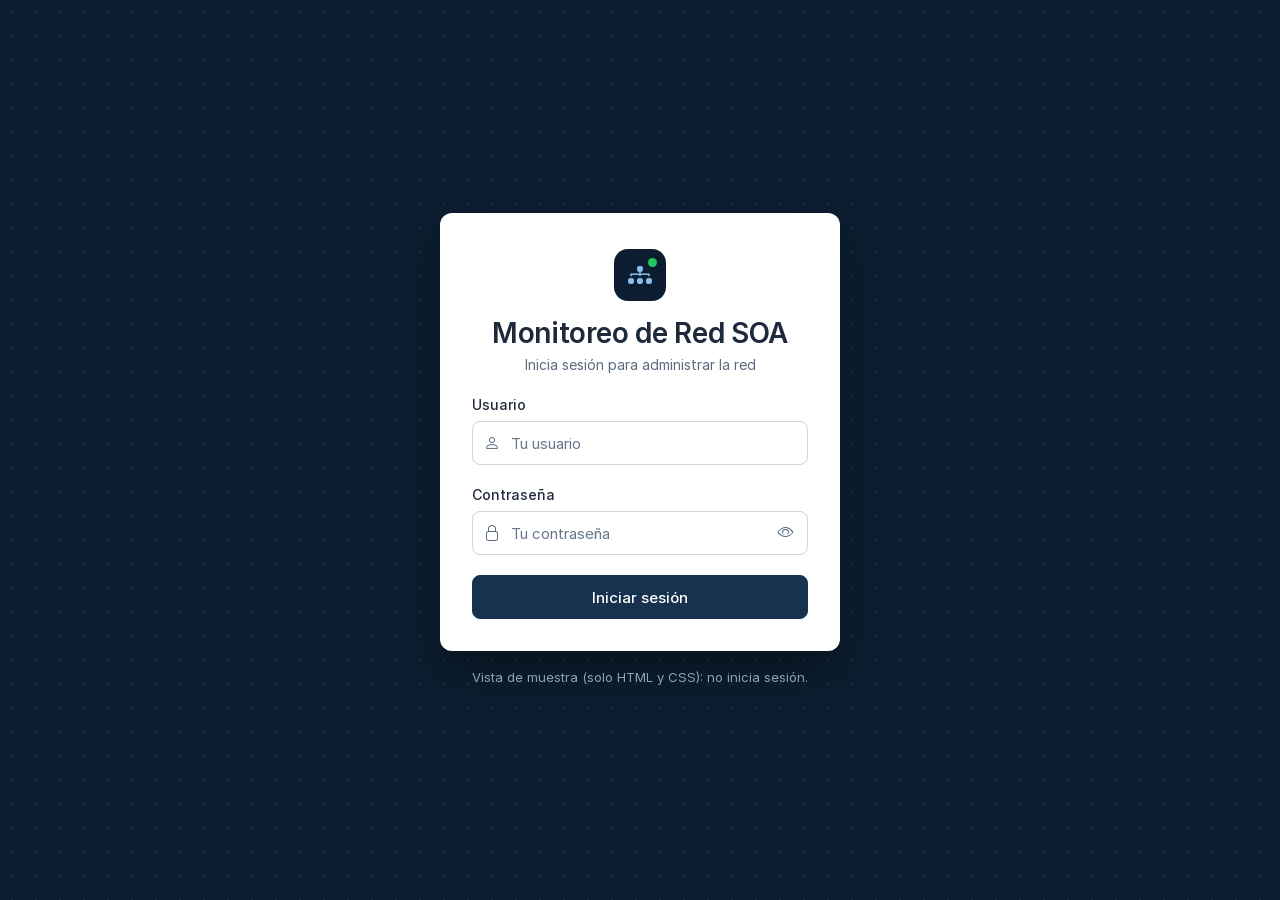
<file: vista-login/index.html>
<!DOCTYPE html>
<html lang="es">
<head>
    <meta charset="utf-8">
    <meta name="viewport" content="width=device-width, initial-scale=1">
    <title>Iniciar sesión · Monitoreo de Red SOA</title>
    <link rel="icon" href="favicon.svg" type="image/svg+xml">
    <link rel="stylesheet" href="estilos.css">
</head>
<!--
    Vista de muestra de la pantalla de inicio de sesión, solo HTML y CSS, para
    revisarla en GitHub Pages. No inicia sesión: la aplicación real está en
    web/login.html y necesita Apache, PHP y MySQL (docs/GUIA-EQUIPO.md).
-->
<body>
<main class="login">
    <form class="login__tarjeta">
        <div class="login__marca">
            <span class="login__logo" aria-hidden="true"><i class="icono icono--red"></i></span>
            <div class="login__textos">
                <h1 class="login__titulo">Monitoreo de Red SOA</h1>
                <p class="login__subtitulo">Inicia sesión para administrar la red</p>
            </div>
        </div>

        <div class="login__campo">
            <label class="login__etiqueta" for="usuario">Usuario</label>
            <div class="campo">
                <i class="icono icono--persona campo__icono" aria-hidden="true"></i>
                <input class="campo__control" id="usuario" type="text" placeholder="Tu usuario" autocomplete="off" spellcheck="false">
            </div>
        </div>

        <div class="login__campo">
            <label class="login__etiqueta" for="contrasena">Contraseña</label>
            <div class="campo campo--con-boton">
                <i class="icono icono--candado campo__icono" aria-hidden="true"></i>
                <input class="campo__control" id="contrasena" type="password" placeholder="Tu contraseña" autocomplete="off">
                <button class="campo__boton" type="button" aria-label="Mostrar contraseña" title="Mostrar contraseña">
                    <i class="icono icono--ojo" aria-hidden="true"></i>
                </button>
            </div>
        </div>

        <button class="login__boton" type="button">Iniciar sesión</button>
    </form>

    <p class="login__nota">Vista de muestra (solo HTML y CSS): no inicia sesión.</p>
</main>
</body>
</html>
</file>
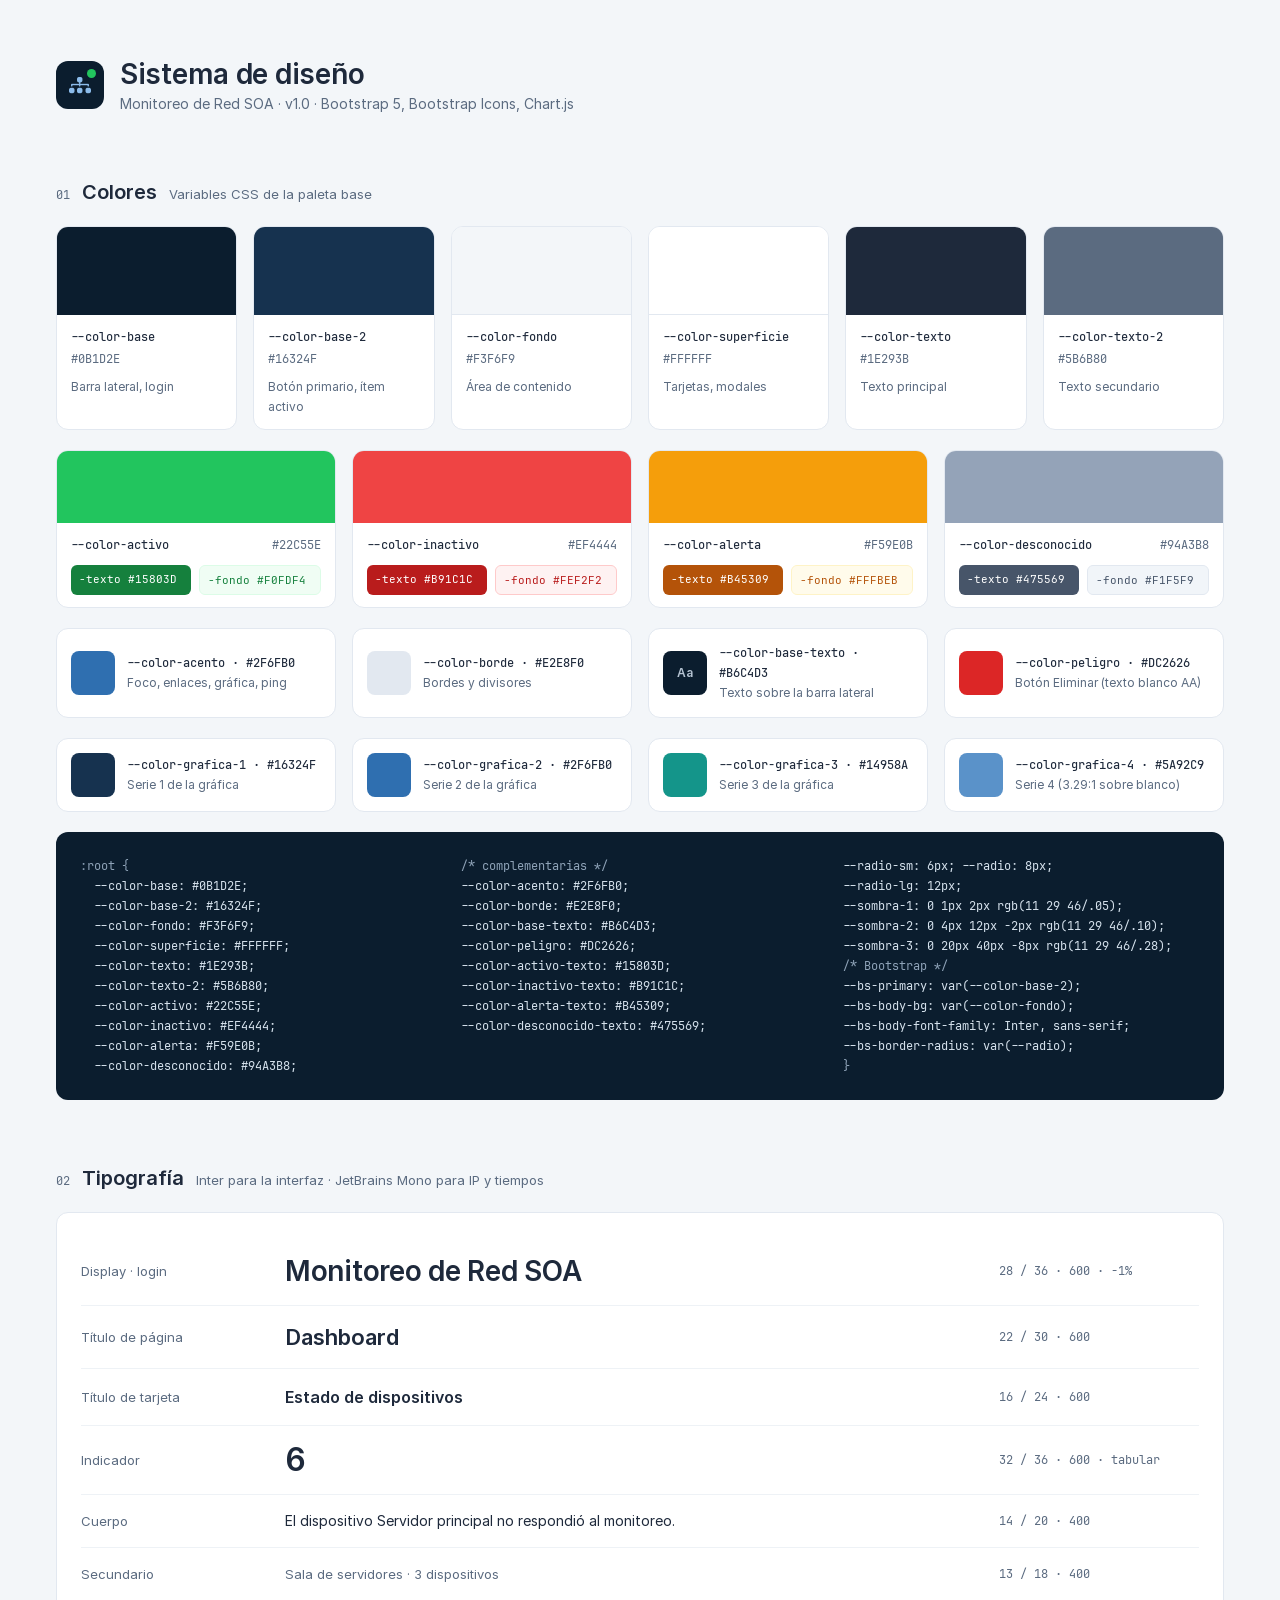
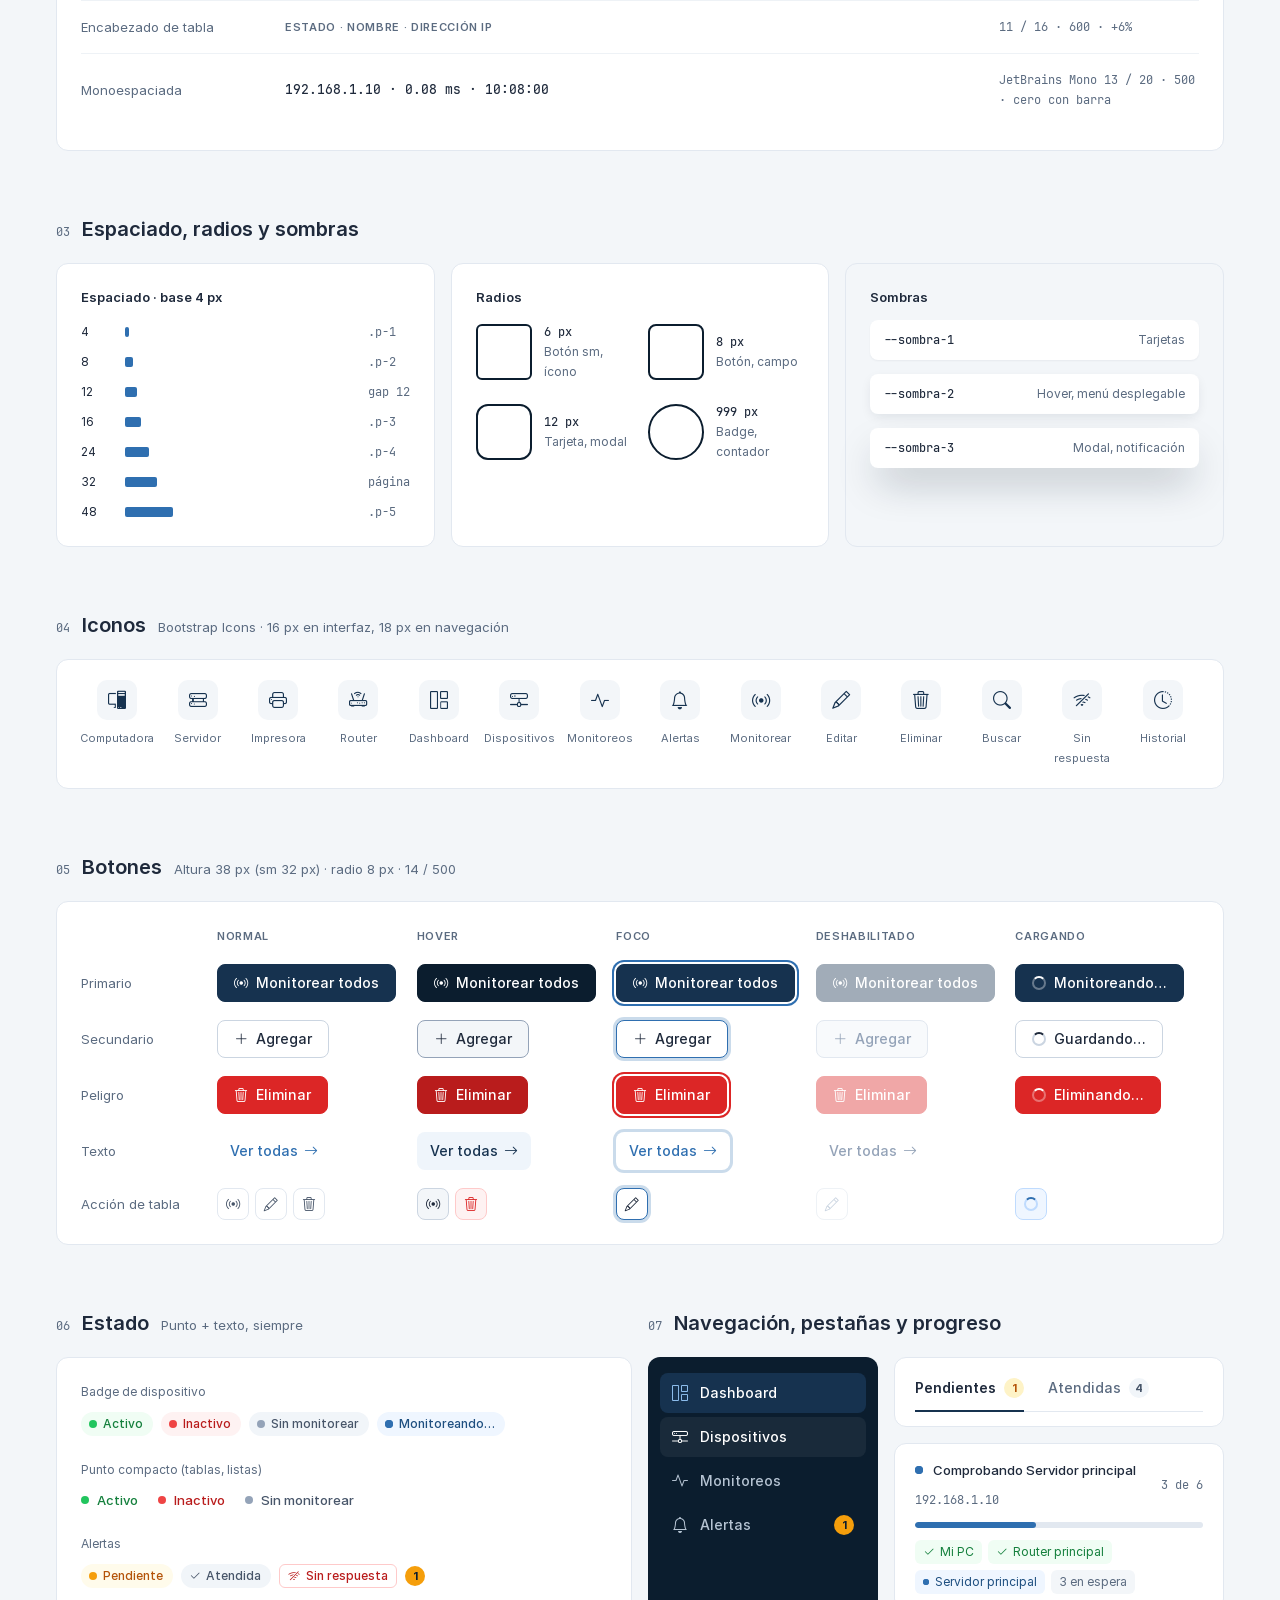
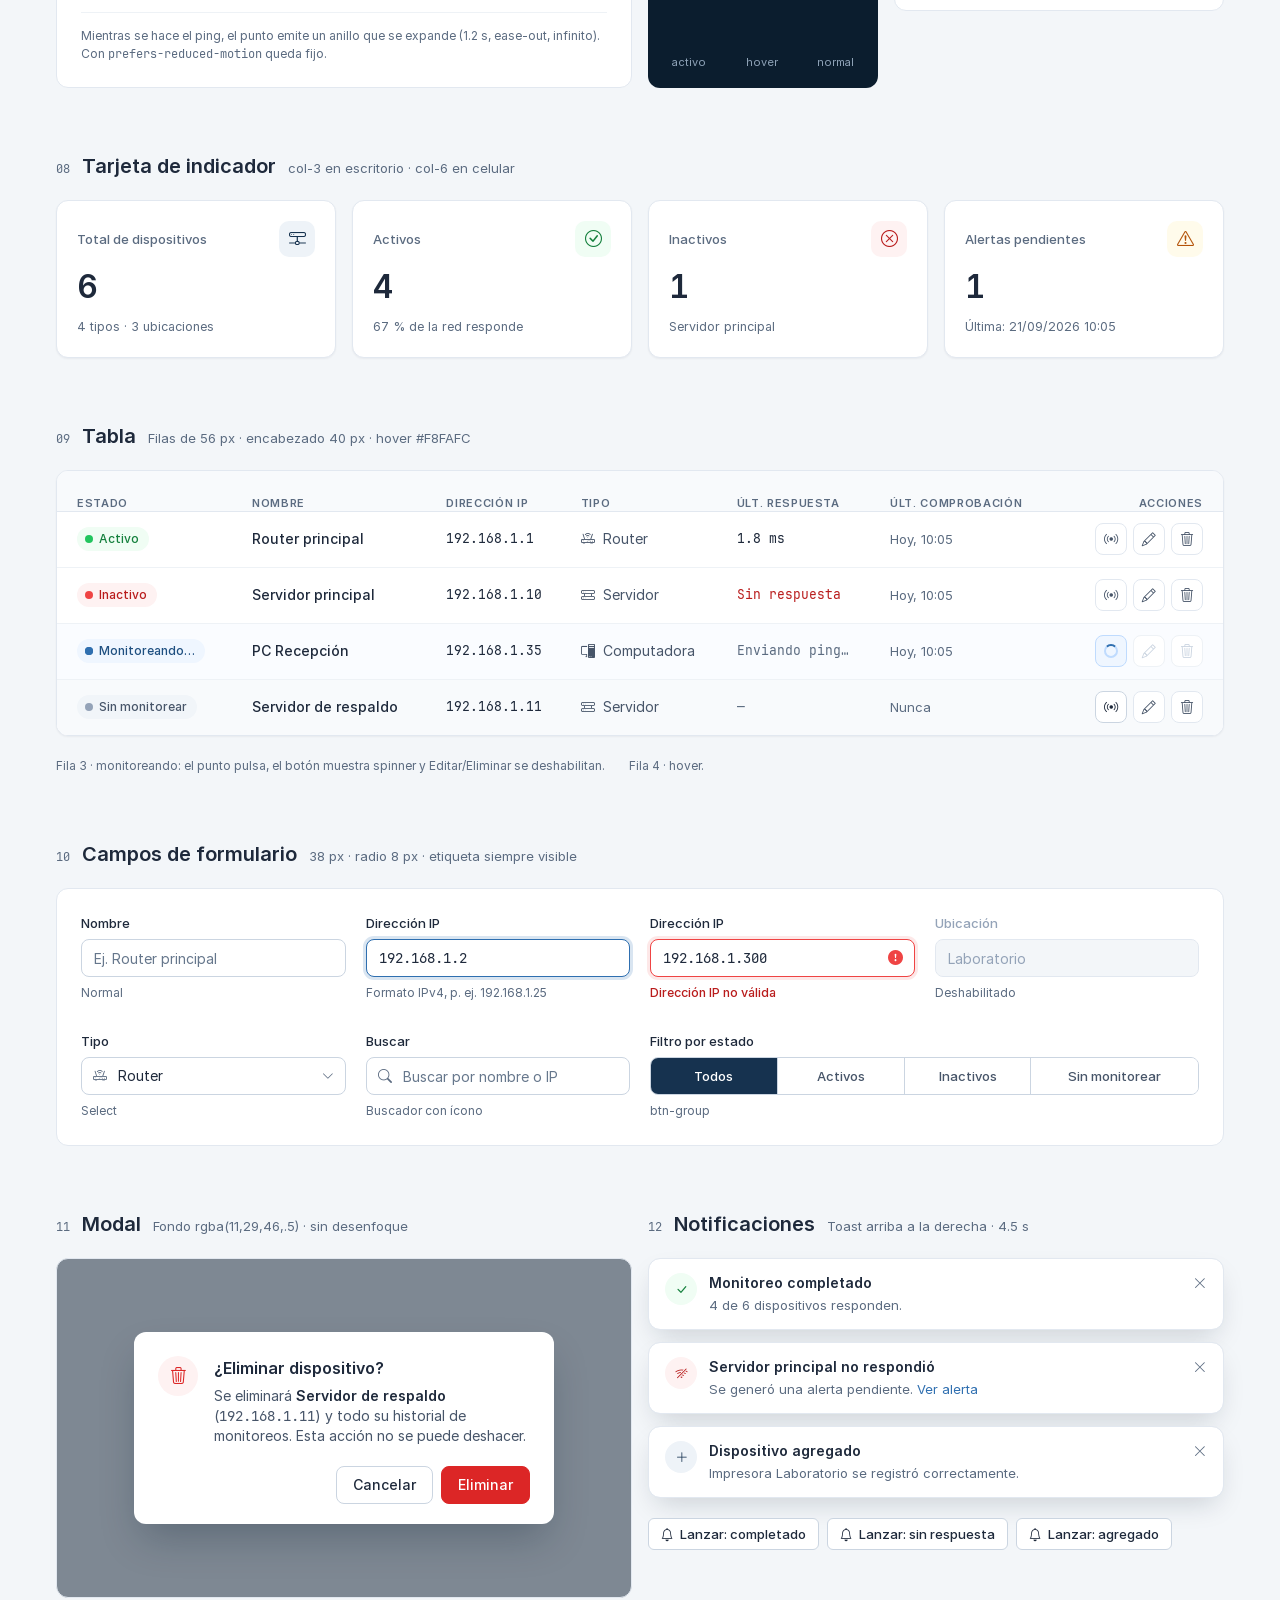
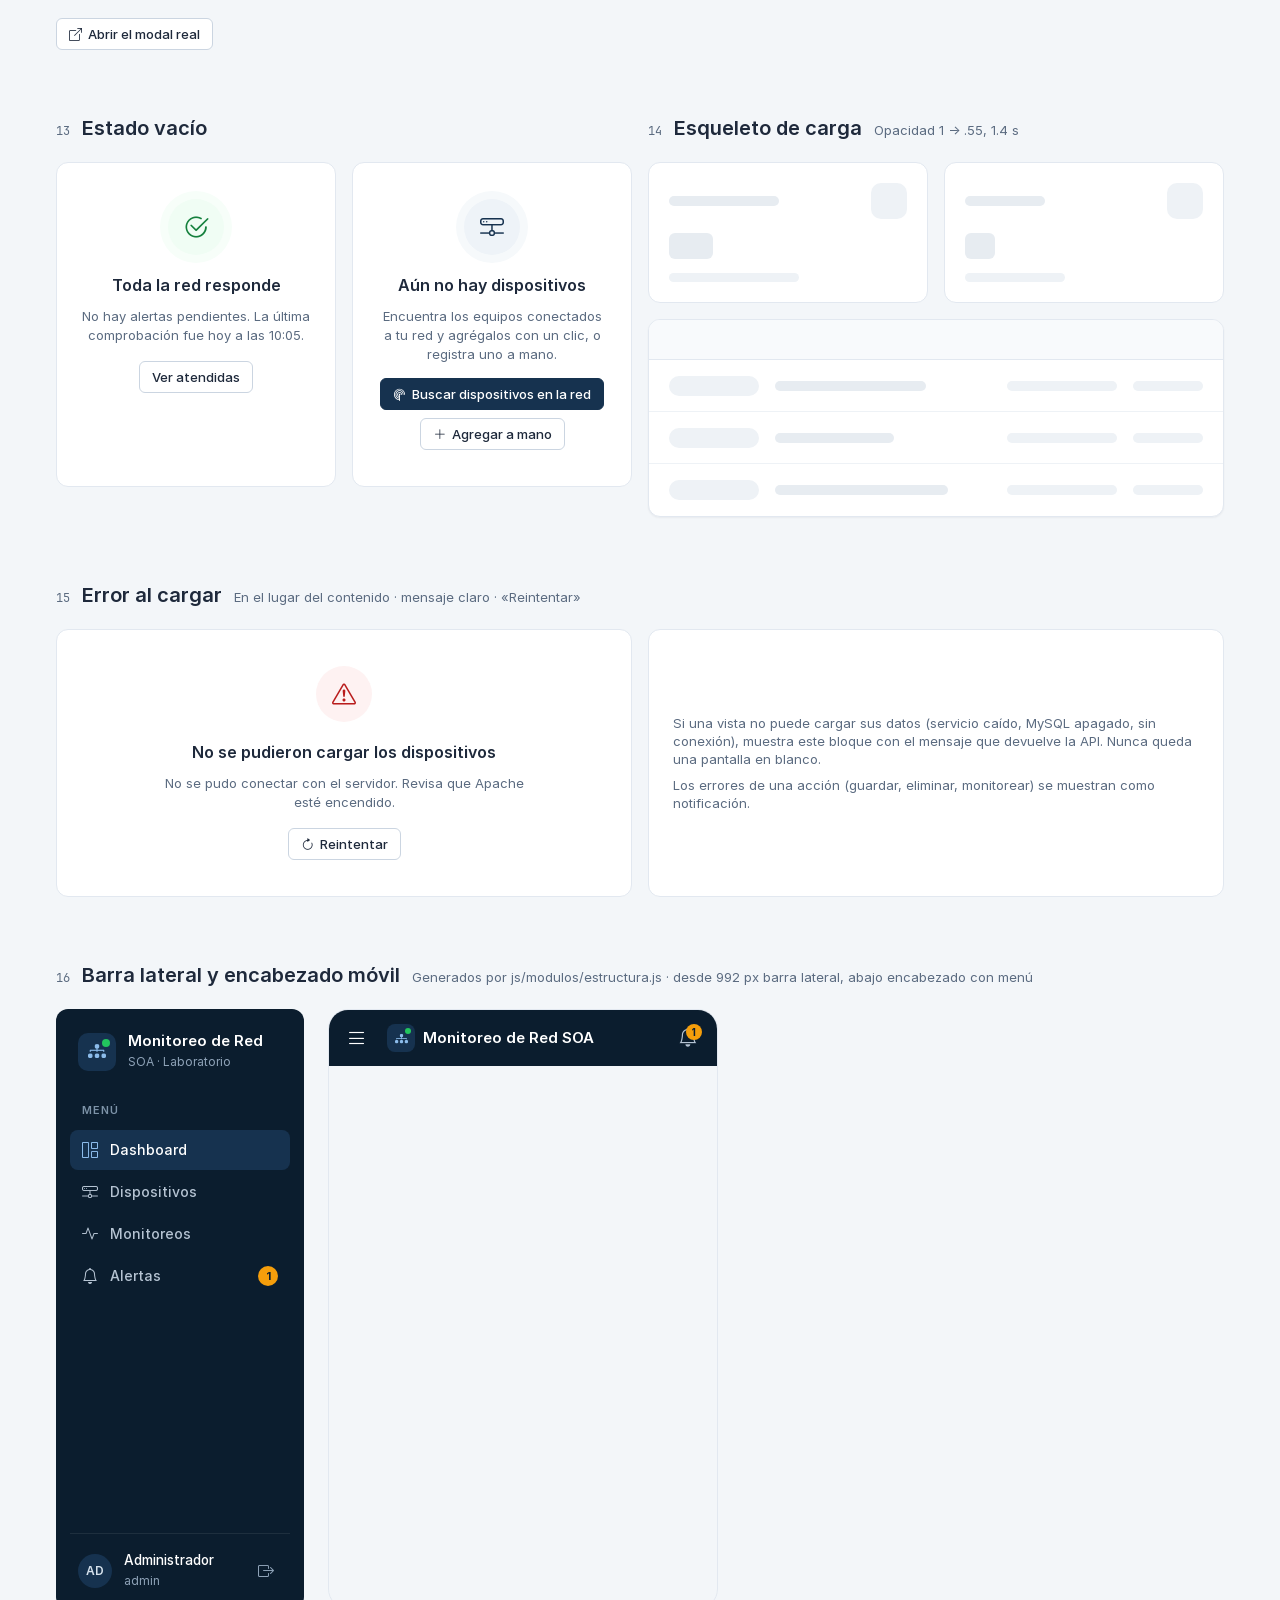
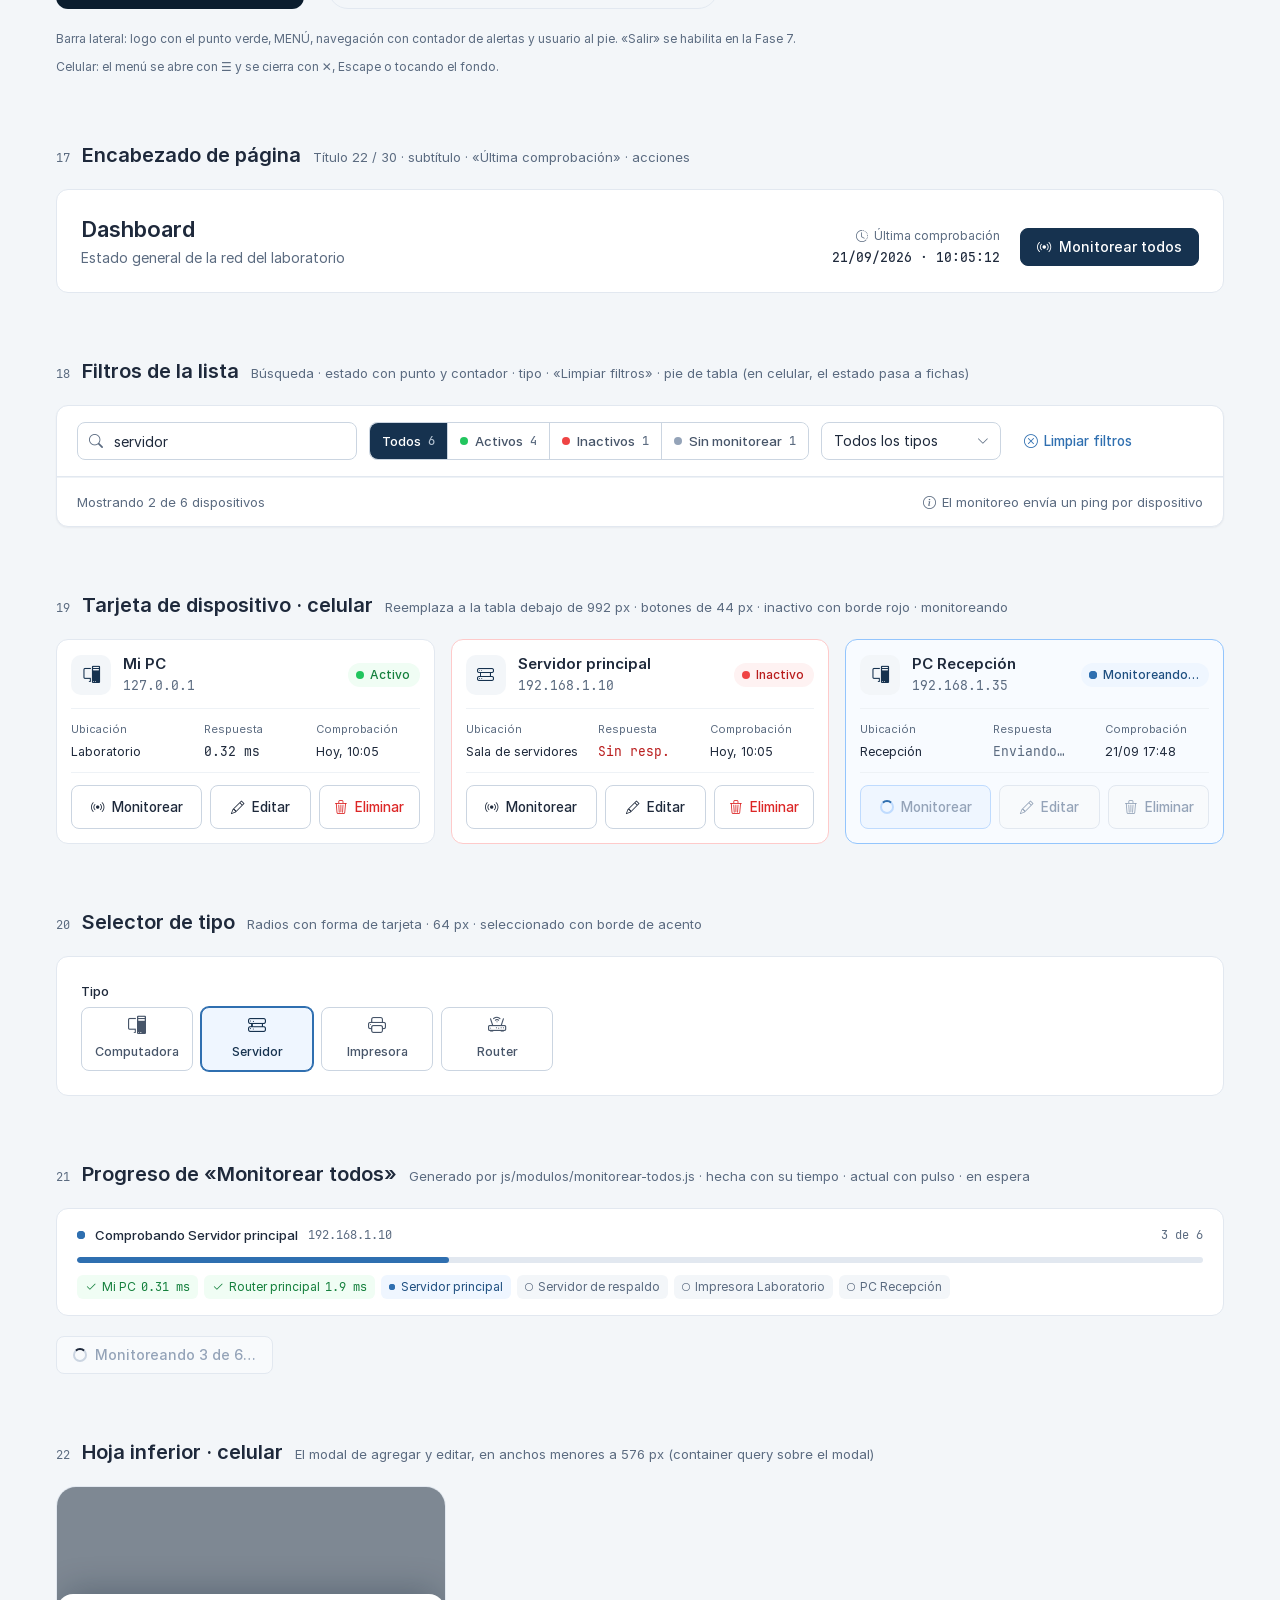
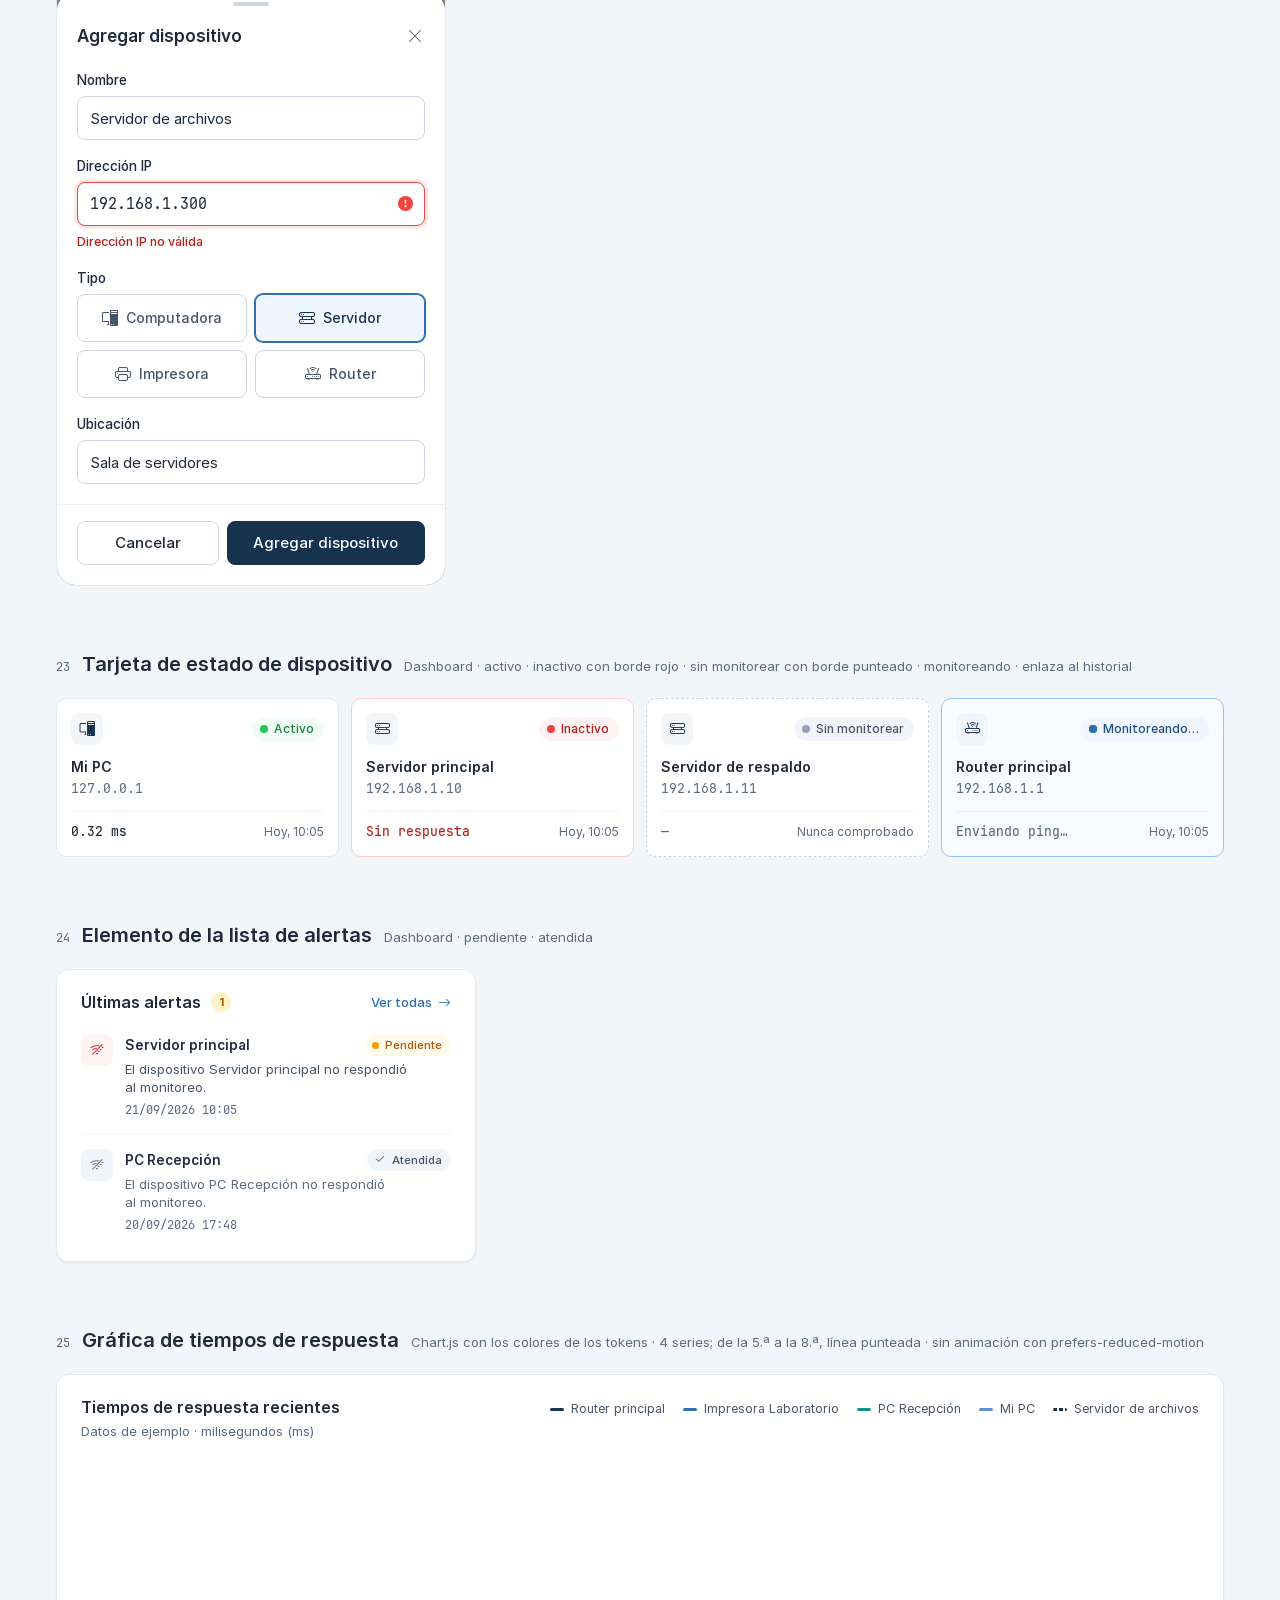
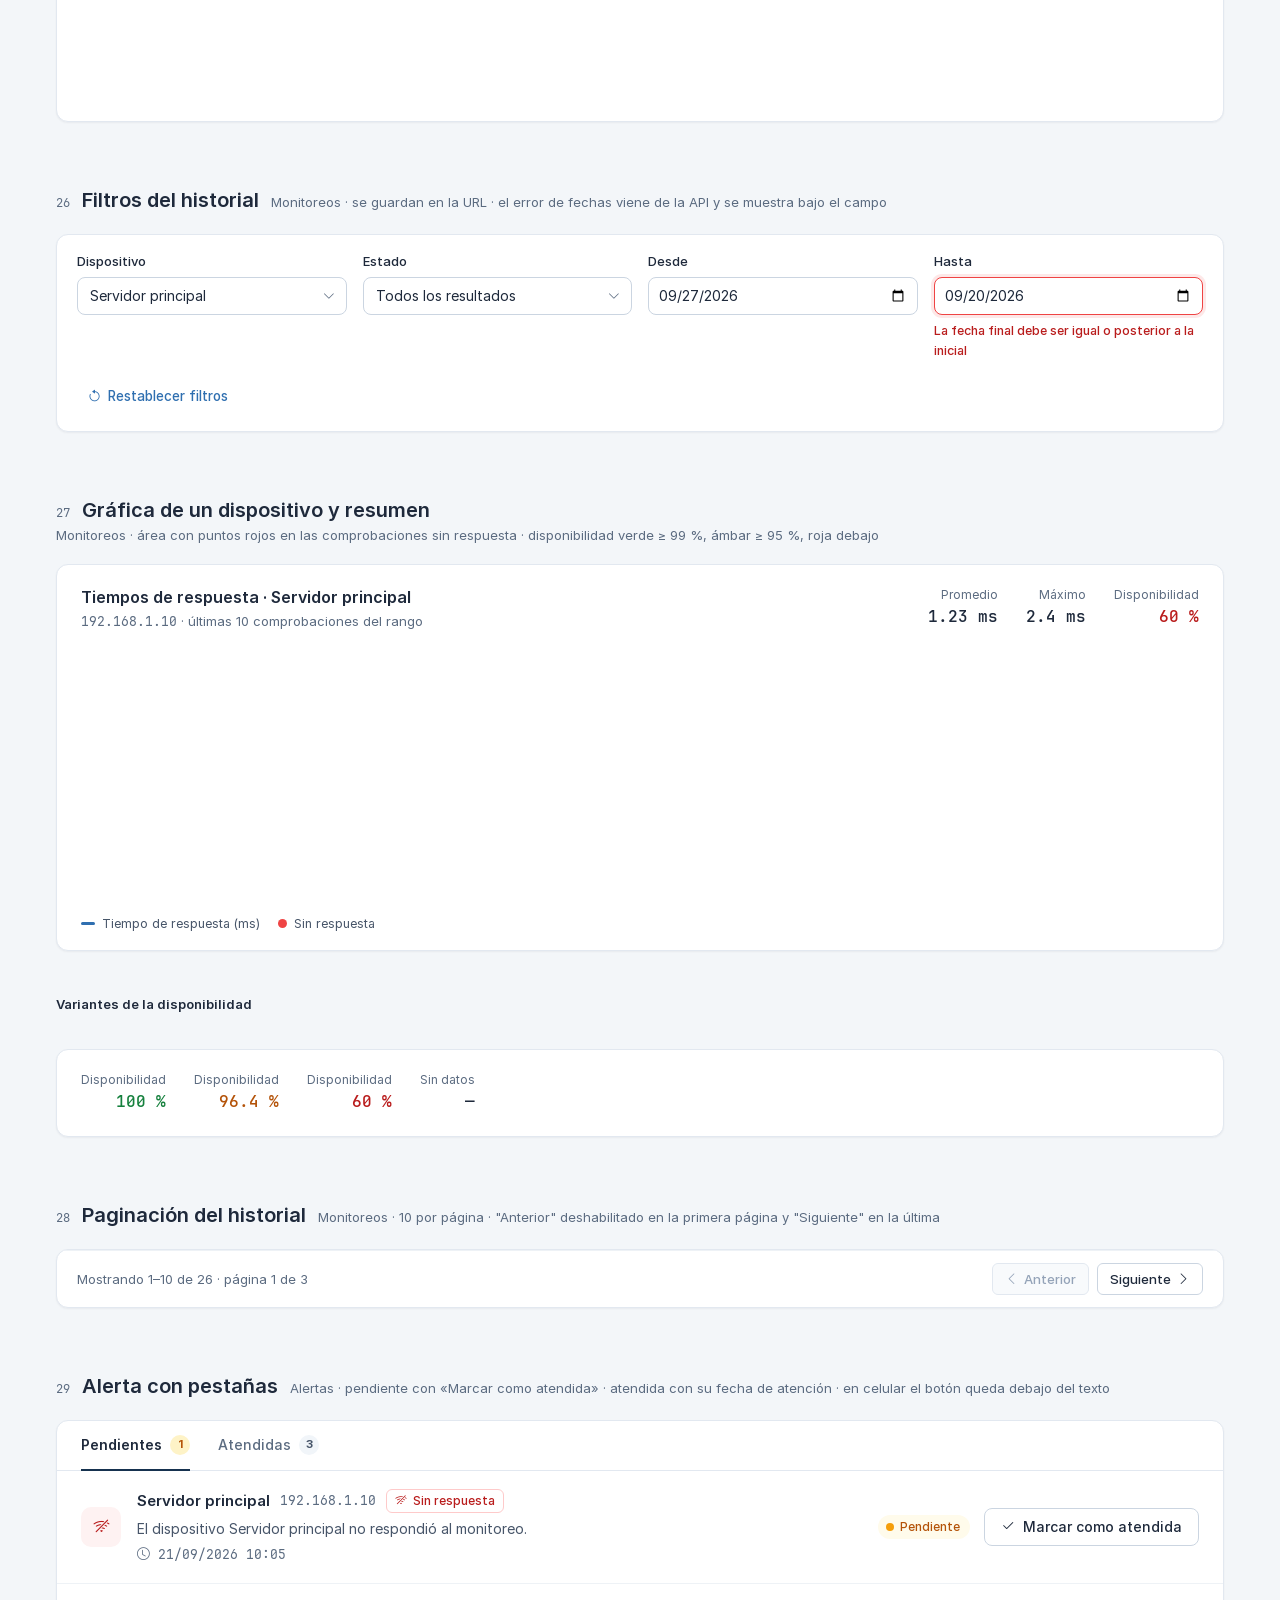
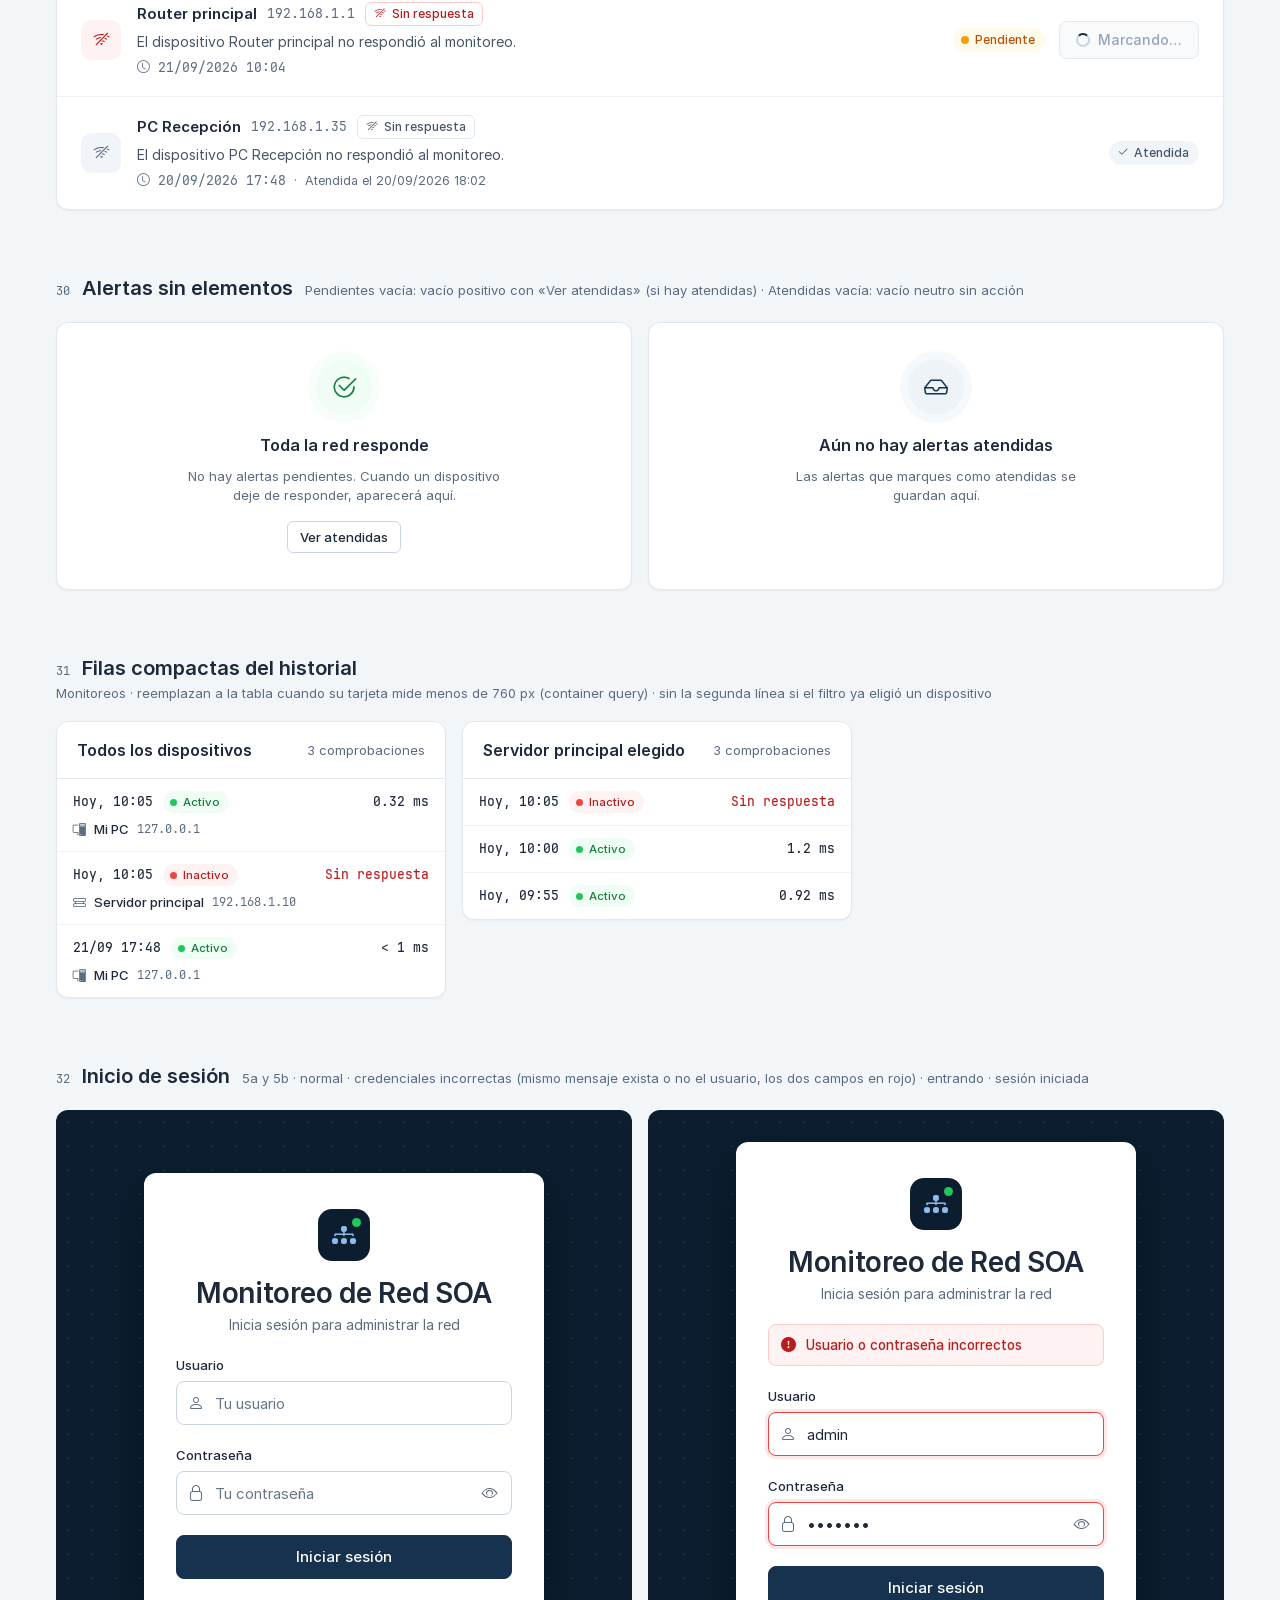
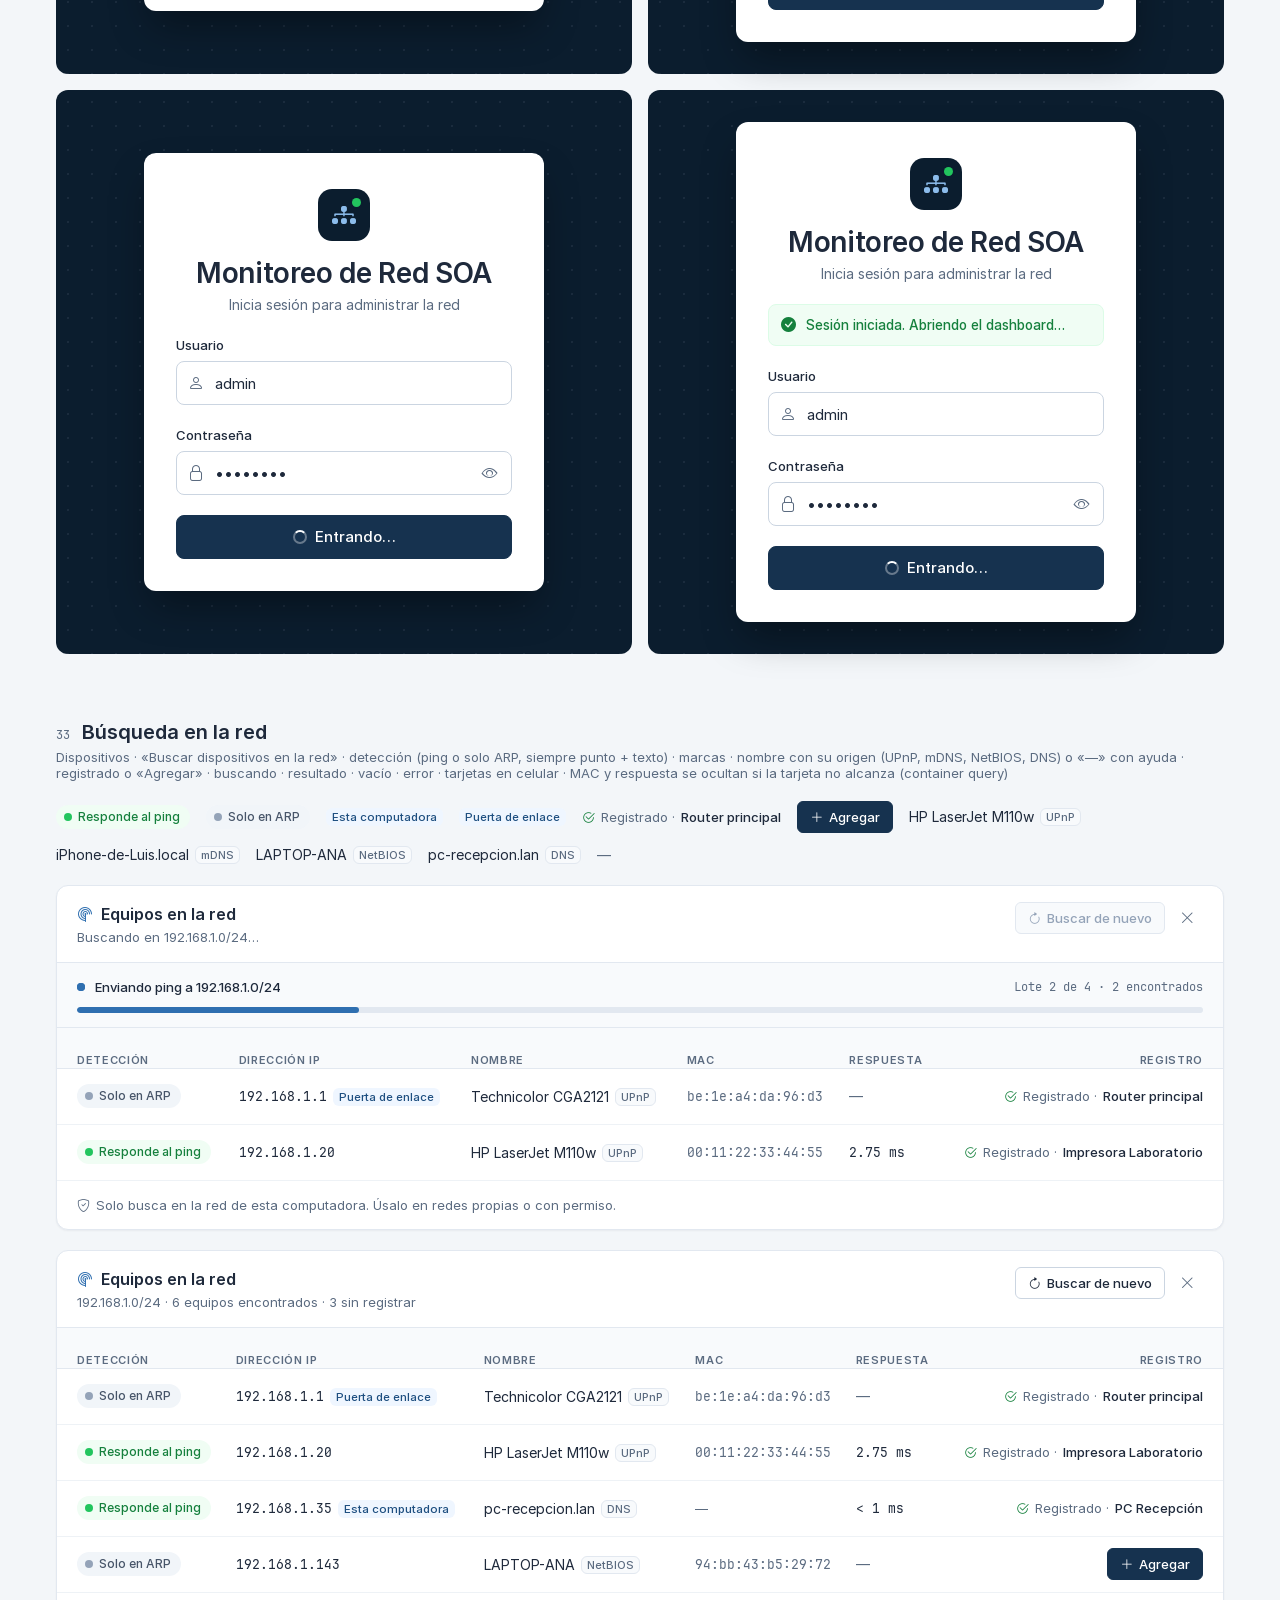
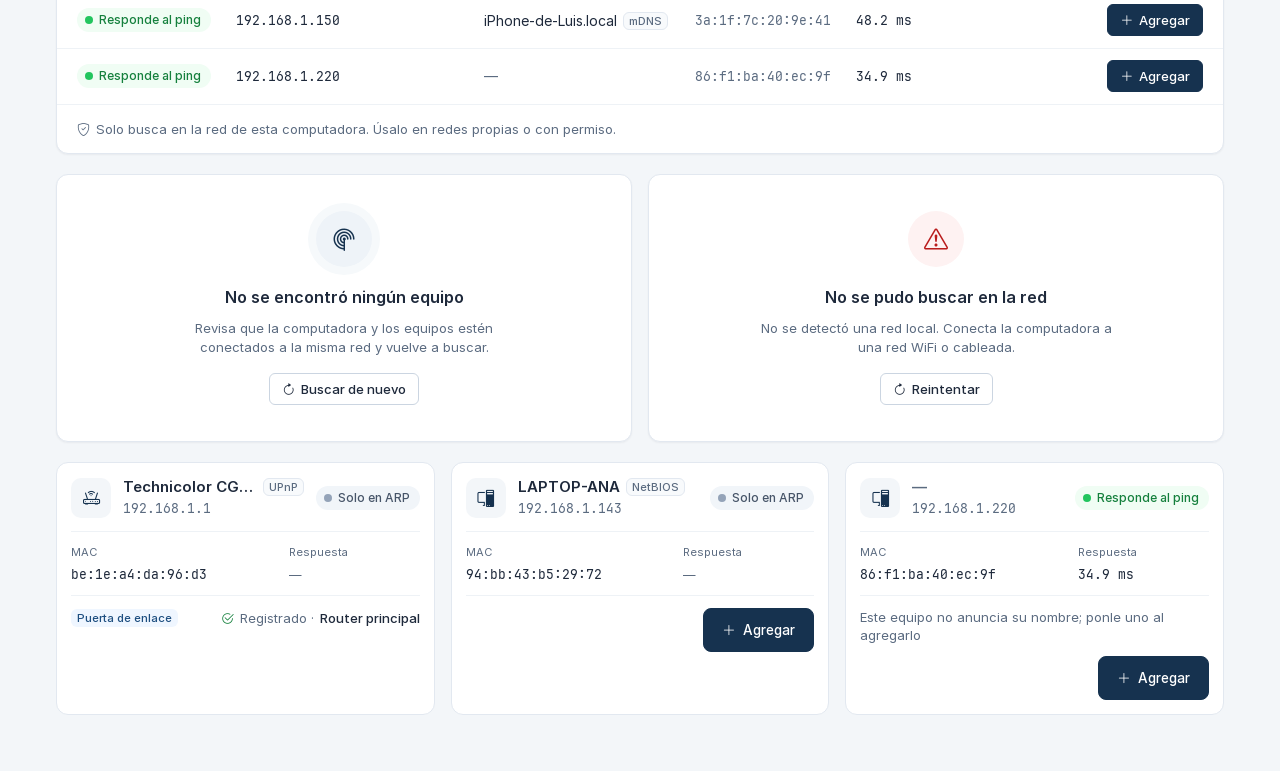
<file: web/componentes.html>
<!DOCTYPE html>
<html lang="es">
<head>
    <meta charset="utf-8">
    <meta name="viewport" content="width=device-width, initial-scale=1">
    <title>Componentes · Monitoreo de Red SOA</title>
    <link rel="icon" href="favicon.svg" type="image/svg+xml">
    <link rel="stylesheet" href="vendor/bootstrap/css/bootstrap.min.css">
    <link rel="stylesheet" href="vendor/bootstrap-icons/bootstrap-icons.min.css">
    <link rel="stylesheet" href="css/tokens.css">
    <link rel="stylesheet" href="css/app.css">
    <link rel="stylesheet" href="css/componentes.css">
</head>
<body>
<main class="muestra">

    <header class="muestra-cabecera">
        <span class="muestra-logo" aria-hidden="true"><i class="bi bi-diagram-3-fill"></i></span>
        <div>
            <h1 class="texto-display">Sistema de diseño</h1>
            <p>Monitoreo de Red SOA · v1.0 · Bootstrap 5, Bootstrap Icons, Chart.js</p>
        </div>
    </header>

    <!-- ============================================================ 01 Colores -->
    <section class="seccion" aria-labelledby="s01">
        <h2 class="seccion__titulo" id="s01">
            <span class="seccion__numero">01</span><span class="seccion__nombre">Colores</span>
            <span class="seccion__nota">Variables CSS de la paleta base</span>
        </h2>

        <div class="rejilla rejilla--6">
            <div class="muestra-color"><div class="muestra-color__franja" style="--muestra: var(--color-base)"></div>
                <div class="muestra-color__texto"><span class="muestra-color__nombre">--color-base</span><span class="muestra-color__valor">#0B1D2E</span><span class="muestra-color__uso">Barra lateral, login</span></div></div>
            <div class="muestra-color"><div class="muestra-color__franja" style="--muestra: var(--color-base-2)"></div>
                <div class="muestra-color__texto"><span class="muestra-color__nombre">--color-base-2</span><span class="muestra-color__valor">#16324F</span><span class="muestra-color__uso">Botón primario, ítem activo</span></div></div>
            <div class="muestra-color"><div class="muestra-color__franja muestra-color__franja--clara" style="--muestra: var(--color-fondo)"></div>
                <div class="muestra-color__texto"><span class="muestra-color__nombre">--color-fondo</span><span class="muestra-color__valor">#F3F6F9</span><span class="muestra-color__uso">Área de contenido</span></div></div>
            <div class="muestra-color"><div class="muestra-color__franja muestra-color__franja--clara" style="--muestra: var(--color-superficie)"></div>
                <div class="muestra-color__texto"><span class="muestra-color__nombre">--color-superficie</span><span class="muestra-color__valor">#FFFFFF</span><span class="muestra-color__uso">Tarjetas, modales</span></div></div>
            <div class="muestra-color"><div class="muestra-color__franja" style="--muestra: var(--color-texto)"></div>
                <div class="muestra-color__texto"><span class="muestra-color__nombre">--color-texto</span><span class="muestra-color__valor">#1E293B</span><span class="muestra-color__uso">Texto principal</span></div></div>
            <div class="muestra-color"><div class="muestra-color__franja" style="--muestra: var(--color-texto-2)"></div>
                <div class="muestra-color__texto"><span class="muestra-color__nombre">--color-texto-2</span><span class="muestra-color__valor">#5B6B80</span><span class="muestra-color__uso">Texto secundario</span></div></div>
        </div>

        <div class="rejilla rejilla--4">
            <div class="muestra-color"><div class="muestra-color__franja muestra-color__franja--estado" style="--muestra: var(--color-activo)"></div>
                <div class="muestra-color__texto"><span class="muestra-color__cabecera"><span class="muestra-color__nombre">--color-activo</span><span class="muestra-color__valor">#22C55E</span></span>
                    <span class="muestra-color__variantes" style="--muestra-texto: var(--color-activo-texto); --muestra-fondo: var(--color-activo-fondo); --muestra-borde: var(--color-activo-borde)"><span class="variante variante--texto">-texto #15803D</span><span class="variante variante--fondo">-fondo #F0FDF4</span></span></div></div>
            <div class="muestra-color"><div class="muestra-color__franja muestra-color__franja--estado" style="--muestra: var(--color-inactivo)"></div>
                <div class="muestra-color__texto"><span class="muestra-color__cabecera"><span class="muestra-color__nombre">--color-inactivo</span><span class="muestra-color__valor">#EF4444</span></span>
                    <span class="muestra-color__variantes" style="--muestra-texto: var(--color-inactivo-texto); --muestra-fondo: var(--color-inactivo-fondo); --muestra-borde: var(--color-inactivo-borde)"><span class="variante variante--texto">-texto #B91C1C</span><span class="variante variante--fondo">-fondo #FEF2F2</span></span></div></div>
            <div class="muestra-color"><div class="muestra-color__franja muestra-color__franja--estado" style="--muestra: var(--color-alerta)"></div>
                <div class="muestra-color__texto"><span class="muestra-color__cabecera"><span class="muestra-color__nombre">--color-alerta</span><span class="muestra-color__valor">#F59E0B</span></span>
                    <span class="muestra-color__variantes" style="--muestra-texto: var(--color-alerta-texto); --muestra-fondo: var(--color-alerta-fondo); --muestra-borde: var(--color-alerta-suave)"><span class="variante variante--texto">-texto #B45309</span><span class="variante variante--fondo">-fondo #FFFBEB</span></span></div></div>
            <div class="muestra-color"><div class="muestra-color__franja muestra-color__franja--estado" style="--muestra: var(--color-desconocido)"></div>
                <div class="muestra-color__texto"><span class="muestra-color__cabecera"><span class="muestra-color__nombre">--color-desconocido</span><span class="muestra-color__valor">#94A3B8</span></span>
                    <span class="muestra-color__variantes" style="--muestra-texto: var(--color-desconocido-texto); --muestra-fondo: var(--color-desconocido-fondo); --muestra-borde: var(--color-borde)"><span class="variante variante--texto">-texto #475569</span><span class="variante variante--fondo">-fondo #F1F5F9</span></span></div></div>
        </div>

        <div class="rejilla rejilla--4">
            <div class="muestra-complementaria"><span class="muestra-complementaria__color" style="--muestra: var(--color-acento)"></span><span><strong>--color-acento · #2F6FB0</strong>Foco, enlaces, gráfica, ping</span></div>
            <div class="muestra-complementaria"><span class="muestra-complementaria__color" style="--muestra: var(--color-borde)"></span><span><strong>--color-borde · #E2E8F0</strong>Bordes y divisores</span></div>
            <div class="muestra-complementaria"><span class="muestra-complementaria__color" style="--muestra: var(--color-base); --muestra-letra: var(--color-base-texto)">Aa</span><span><strong>--color-base-texto · #B6C4D3</strong>Texto sobre la barra lateral</span></div>
            <div class="muestra-complementaria"><span class="muestra-complementaria__color" style="--muestra: var(--color-peligro)"></span><span><strong>--color-peligro · #DC2626</strong>Botón Eliminar (texto blanco AA)</span></div>
        </div>

        <div class="rejilla rejilla--4">
            <div class="muestra-complementaria"><span class="muestra-complementaria__color" style="--muestra: var(--color-grafica-1)"></span><span><strong>--color-grafica-1 · #16324F</strong>Serie 1 de la gráfica</span></div>
            <div class="muestra-complementaria"><span class="muestra-complementaria__color" style="--muestra: var(--color-grafica-2)"></span><span><strong>--color-grafica-2 · #2F6FB0</strong>Serie 2 de la gráfica</span></div>
            <div class="muestra-complementaria"><span class="muestra-complementaria__color" style="--muestra: var(--color-grafica-3)"></span><span><strong>--color-grafica-3 · #14958A</strong>Serie 3 de la gráfica</span></div>
            <div class="muestra-complementaria"><span class="muestra-complementaria__color" style="--muestra: var(--color-grafica-4)"></span><span><strong>--color-grafica-4 · #5A92C9</strong>Serie 4 (3.29:1 sobre blanco)</span></div>
        </div>

        <div class="codigo-tokens" aria-label="Variables CSS principales">
<pre><span class="codigo-tokens__comentario">:root {</span>
  --color-base: #0B1D2E;
  --color-base-2: #16324F;
  --color-fondo: #F3F6F9;
  --color-superficie: #FFFFFF;
  --color-texto: #1E293B;
  --color-texto-2: #5B6B80;
  --color-activo: #22C55E;
  --color-inactivo: #EF4444;
  --color-alerta: #F59E0B;
  --color-desconocido: #94A3B8;</pre>
<pre><span class="codigo-tokens__comentario">/* complementarias */</span>
--color-acento: #2F6FB0;
--color-borde: #E2E8F0;
--color-base-texto: #B6C4D3;
--color-peligro: #DC2626;
--color-activo-texto: #15803D;
--color-inactivo-texto: #B91C1C;
--color-alerta-texto: #B45309;
--color-desconocido-texto: #475569;</pre>
<pre>--radio-sm: 6px; --radio: 8px;
--radio-lg: 12px;
--sombra-1: 0 1px 2px rgb(11 29 46/.05);
--sombra-2: 0 4px 12px -2px rgb(11 29 46/.10);
--sombra-3: 0 20px 40px -8px rgb(11 29 46/.28);
<span class="codigo-tokens__comentario">/* Bootstrap */</span>
--bs-primary: var(--color-base-2);
--bs-body-bg: var(--color-fondo);
--bs-body-font-family: Inter, sans-serif;
--bs-border-radius: var(--radio);
<span class="codigo-tokens__comentario">}</span></pre>
        </div>
    </section>

    <!-- ============================================================ 02 Tipografía -->
    <section class="seccion" aria-labelledby="s02">
        <h2 class="seccion__titulo" id="s02">
            <span class="seccion__numero">02</span><span class="seccion__nombre">Tipografía</span>
            <span class="seccion__nota">Inter para la interfaz · JetBrains Mono para IP y tiempos</span>
        </h2>
        <div class="caja">
            <div class="fila-tipo"><span class="fila-tipo__nombre">Display · login</span><span class="texto-display">Monitoreo de Red SOA</span><span class="fila-tipo__medidas">28 / 36 · 600 · -1%</span></div>
            <div class="fila-tipo"><span class="fila-tipo__nombre">Título de página</span><span class="texto-titulo-pagina">Dashboard</span><span class="fila-tipo__medidas">22 / 30 · 600</span></div>
            <div class="fila-tipo"><span class="fila-tipo__nombre">Título de tarjeta</span><span class="texto-titulo-tarjeta">Estado de dispositivos</span><span class="fila-tipo__medidas">16 / 24 · 600</span></div>
            <div class="fila-tipo"><span class="fila-tipo__nombre">Indicador</span><span class="texto-indicador">6</span><span class="fila-tipo__medidas">32 / 36 · 600 · tabular</span></div>
            <div class="fila-tipo"><span class="fila-tipo__nombre">Cuerpo</span><span class="texto-cuerpo">El dispositivo Servidor principal no respondió al monitoreo.</span><span class="fila-tipo__medidas">14 / 20 · 400</span></div>
            <div class="fila-tipo"><span class="fila-tipo__nombre">Secundario</span><span class="texto-secundario">Sala de servidores · 3 dispositivos</span><span class="fila-tipo__medidas">13 / 18 · 400</span></div>
            <div class="fila-tipo"><span class="fila-tipo__nombre">Encabezado de tabla</span><span class="texto-encabezado-tabla">Estado · Nombre · Dirección IP</span><span class="fila-tipo__medidas">11 / 16 · 600 · +6%</span></div>
            <div class="fila-tipo"><span class="fila-tipo__nombre">Monoespaciada</span><span class="texto-mono">192.168.1.10 · 0.08 ms · 10:08:00</span><span class="fila-tipo__medidas">JetBrains Mono 13 / 20 · 500 · cero con barra</span></div>
        </div>
    </section>

    <!-- ============================================================ 03 Espaciado, radios y sombras -->
    <section class="seccion" aria-labelledby="s03">
        <h2 class="seccion__titulo" id="s03">
            <span class="seccion__numero">03</span><span class="seccion__nombre">Espaciado, radios y sombras</span>
        </h2>
        <div class="rejilla rejilla--2 rejilla-tres">
            <div class="caja">
                <h3 class="texto-secundario fw-semibold text-body mb-3">Espaciado · base 4 px</h3>
                <div class="escala-espacio">
                    <span>4</span><span class="escala-espacio__barra" style="width: 4px"></span><span class="escala-espacio__clase">.p-1</span>
                    <span>8</span><span class="escala-espacio__barra" style="width: 8px"></span><span class="escala-espacio__clase">.p-2</span>
                    <span>12</span><span class="escala-espacio__barra" style="width: 12px"></span><span class="escala-espacio__clase">gap 12</span>
                    <span>16</span><span class="escala-espacio__barra" style="width: 16px"></span><span class="escala-espacio__clase">.p-3</span>
                    <span>24</span><span class="escala-espacio__barra" style="width: 24px"></span><span class="escala-espacio__clase">.p-4</span>
                    <span>32</span><span class="escala-espacio__barra" style="width: 32px"></span><span class="escala-espacio__clase">página</span>
                    <span>48</span><span class="escala-espacio__barra" style="width: 48px"></span><span class="escala-espacio__clase">.p-5</span>
                </div>
            </div>
            <div class="caja">
                <h3 class="texto-secundario fw-semibold text-body mb-3">Radios</h3>
                <div class="radios">
                    <div class="radio-muestra"><span class="radio-muestra__caja" style="border-radius: var(--radio-sm)"></span><span><strong>6 px</strong>Botón sm, ícono</span></div>
                    <div class="radio-muestra"><span class="radio-muestra__caja" style="border-radius: var(--radio)"></span><span><strong>8 px</strong>Botón, campo</span></div>
                    <div class="radio-muestra"><span class="radio-muestra__caja" style="border-radius: var(--radio-lg)"></span><span><strong>12 px</strong>Tarjeta, modal</span></div>
                    <div class="radio-muestra"><span class="radio-muestra__caja" style="border-radius: var(--radio-pastilla)"></span><span><strong>999 px</strong>Badge, contador</span></div>
                </div>
            </div>
            <div class="sombras">
                <h3 class="texto-secundario fw-semibold text-body m-0">Sombras</h3>
                <div class="sombra-muestra" style="box-shadow: var(--sombra-1)"><strong>--sombra-1</strong>Tarjetas</div>
                <div class="sombra-muestra" style="box-shadow: var(--sombra-2)"><strong>--sombra-2</strong>Hover, menú desplegable</div>
                <div class="sombra-muestra" style="box-shadow: var(--sombra-3)"><strong>--sombra-3</strong>Modal, notificación</div>
            </div>
        </div>
    </section>

    <!-- ============================================================ 04 Iconos -->
    <section class="seccion" aria-labelledby="s04">
        <h2 class="seccion__titulo" id="s04">
            <span class="seccion__numero">04</span><span class="seccion__nombre">Iconos</span>
            <span class="seccion__nota">Bootstrap Icons · 16 px en interfaz, 18 px en navegación</span>
        </h2>
        <div class="caja iconos">
            <span class="icono-muestra"><i class="bi bi-pc-display" aria-hidden="true"></i>Computadora</span>
            <span class="icono-muestra"><i class="bi bi-hdd-rack" aria-hidden="true"></i>Servidor</span>
            <span class="icono-muestra"><i class="bi bi-printer" aria-hidden="true"></i>Impresora</span>
            <span class="icono-muestra"><i class="bi bi-router" aria-hidden="true"></i>Router</span>
            <span class="icono-muestra"><i class="bi bi-grid-1x2" aria-hidden="true"></i>Dashboard</span>
            <span class="icono-muestra"><i class="bi bi-hdd-network" aria-hidden="true"></i>Dispositivos</span>
            <span class="icono-muestra"><i class="bi bi-activity" aria-hidden="true"></i>Monitoreos</span>
            <span class="icono-muestra"><i class="bi bi-bell" aria-hidden="true"></i>Alertas</span>
            <span class="icono-muestra"><i class="bi bi-broadcast" aria-hidden="true"></i>Monitorear</span>
            <span class="icono-muestra"><i class="bi bi-pencil" aria-hidden="true"></i>Editar</span>
            <span class="icono-muestra"><i class="bi bi-trash3" aria-hidden="true"></i>Eliminar</span>
            <span class="icono-muestra"><i class="bi bi-search" aria-hidden="true"></i>Buscar</span>
            <span class="icono-muestra"><i class="bi bi-wifi-off" aria-hidden="true"></i>Sin respuesta</span>
            <span class="icono-muestra"><i class="bi bi-clock-history" aria-hidden="true"></i>Historial</span>
        </div>
    </section>

    <!-- ============================================================ 05 Botones -->
    <section class="seccion" aria-labelledby="s05">
        <h2 class="seccion__titulo" id="s05">
            <span class="seccion__numero">05</span><span class="seccion__nombre">Botones</span>
            <span class="seccion__nota">Altura 38 px (sm 32 px) · radio 8 px · 14 / 500</span>
        </h2>
        <div class="caja desplazable">
            <div class="matriz-botones">
                <span></span>
                <span class="matriz-botones__estado">NORMAL</span>
                <span class="matriz-botones__estado">HOVER</span>
                <span class="matriz-botones__estado">FOCO</span>
                <span class="matriz-botones__estado">DESHABILITADO</span>
                <span class="matriz-botones__estado">CARGANDO</span>

                <span class="matriz-botones__tipo">Primario</span>
                <div><button type="button" class="btn btn-primary"><i class="bi bi-broadcast" aria-hidden="true"></i>Monitorear todos</button></div>
                <div><button type="button" class="btn btn-primary estado-hover" tabindex="-1"><i class="bi bi-broadcast" aria-hidden="true"></i>Monitorear todos</button></div>
                <div><button type="button" class="btn btn-primary estado-foco" tabindex="-1"><i class="bi bi-broadcast" aria-hidden="true"></i>Monitorear todos</button></div>
                <div><button type="button" class="btn btn-primary" disabled><i class="bi bi-broadcast" aria-hidden="true"></i>Monitorear todos</button></div>
                <div><button type="button" class="btn btn-primary" aria-busy="true"><span class="girador" aria-hidden="true"></span>Monitoreando…</button></div>

                <span class="matriz-botones__tipo">Secundario</span>
                <div><button type="button" class="btn btn-secondary"><i class="bi bi-plus-lg" aria-hidden="true"></i>Agregar</button></div>
                <div><button type="button" class="btn btn-secondary estado-hover" tabindex="-1"><i class="bi bi-plus-lg" aria-hidden="true"></i>Agregar</button></div>
                <div><button type="button" class="btn btn-secondary estado-foco" tabindex="-1"><i class="bi bi-plus-lg" aria-hidden="true"></i>Agregar</button></div>
                <div><button type="button" class="btn btn-secondary" disabled><i class="bi bi-plus-lg" aria-hidden="true"></i>Agregar</button></div>
                <div><button type="button" class="btn btn-secondary" aria-busy="true"><span class="girador girador--oscuro" aria-hidden="true"></span>Guardando…</button></div>

                <span class="matriz-botones__tipo">Peligro</span>
                <div><button type="button" class="btn btn-danger"><i class="bi bi-trash3" aria-hidden="true"></i>Eliminar</button></div>
                <div><button type="button" class="btn btn-danger estado-hover" tabindex="-1"><i class="bi bi-trash3" aria-hidden="true"></i>Eliminar</button></div>
                <div><button type="button" class="btn btn-danger estado-foco" tabindex="-1"><i class="bi bi-trash3" aria-hidden="true"></i>Eliminar</button></div>
                <div><button type="button" class="btn btn-danger" disabled><i class="bi bi-trash3" aria-hidden="true"></i>Eliminar</button></div>
                <div><button type="button" class="btn btn-danger" aria-busy="true"><span class="girador" aria-hidden="true"></span>Eliminando…</button></div>

                <span class="matriz-botones__tipo">Texto</span>
                <div><button type="button" class="btn btn-link">Ver todas<i class="bi bi-arrow-right" aria-hidden="true"></i></button></div>
                <div><button type="button" class="btn btn-link estado-hover" tabindex="-1">Ver todas<i class="bi bi-arrow-right" aria-hidden="true"></i></button></div>
                <div><button type="button" class="btn btn-link estado-foco" tabindex="-1">Ver todas<i class="bi bi-arrow-right" aria-hidden="true"></i></button></div>
                <div><button type="button" class="btn btn-link" disabled>Ver todas<i class="bi bi-arrow-right" aria-hidden="true"></i></button></div>
                <span></span>

                <span class="matriz-botones__tipo">Acción de tabla</span>
                <div class="tabla-acciones justify-content-start">
                    <button type="button" class="btn-accion btn-accion--principal" aria-label="Monitorear"><i class="bi bi-broadcast" aria-hidden="true"></i></button>
                    <button type="button" class="btn-accion" aria-label="Editar"><i class="bi bi-pencil" aria-hidden="true"></i></button>
                    <button type="button" class="btn-accion btn-accion--peligro" aria-label="Eliminar"><i class="bi bi-trash3" aria-hidden="true"></i></button>
                </div>
                <div class="tabla-acciones justify-content-start">
                    <button type="button" class="btn-accion estado-hover" tabindex="-1" aria-label="Monitorear (hover)"><i class="bi bi-broadcast" aria-hidden="true"></i></button>
                    <button type="button" class="btn-accion btn-accion--peligro estado-hover" tabindex="-1" aria-label="Eliminar (hover)"><i class="bi bi-trash3" aria-hidden="true"></i></button>
                </div>
                <div class="tabla-acciones justify-content-start">
                    <button type="button" class="btn-accion estado-foco" tabindex="-1" aria-label="Editar (foco)"><i class="bi bi-pencil" aria-hidden="true"></i></button>
                </div>
                <div class="tabla-acciones justify-content-start">
                    <button type="button" class="btn-accion" disabled aria-label="Editar (deshabilitado)"><i class="bi bi-pencil" aria-hidden="true"></i></button>
                </div>
                <div class="tabla-acciones justify-content-start">
                    <button type="button" class="btn-accion btn-accion--cargando" disabled aria-label="Monitoreando"><span class="girador girador--acento" aria-hidden="true"></span></button>
                </div>
            </div>
        </div>
    </section>

    <!-- ============================================================ 06 Estado · 07 Navegación -->
    <div class="rejilla rejilla--2 muestra-dos-columnas">
        <section class="seccion" aria-labelledby="s06">
            <h2 class="seccion__titulo" id="s06">
                <span class="seccion__numero">06</span><span class="seccion__nombre">Estado</span>
                <span class="seccion__nota">Punto + texto, siempre</span>
            </h2>
            <div class="caja d-flex flex-column gap-4 flex-grow-1">
                <div class="grupo-estados">
                    <span class="etiqueta-muestra">Badge de dispositivo</span>
                    <div class="fila-estados">
                        <span class="insignia-estado insignia-estado--activo"><span class="punto-estado punto-estado--activo"></span>Activo</span>
                        <span class="insignia-estado insignia-estado--inactivo"><span class="punto-estado punto-estado--inactivo"></span>Inactivo</span>
                        <span class="insignia-estado"><span class="punto-estado punto-estado--desconocido"></span>Sin monitorear</span>
                        <span class="insignia-estado insignia-estado--monitoreando"><span class="punto-estado punto-estado--monitoreando punto-estado--pulso"></span>Monitoreando…</span>
                    </div>
                </div>
                <div class="grupo-estados">
                    <span class="etiqueta-muestra">Punto compacto (tablas, listas)</span>
                    <div class="fila-estados fila-estados--compacta">
                        <span class="estado-compacto estado-compacto--activo"><span class="punto-estado punto-estado--activo"></span>Activo</span>
                        <span class="estado-compacto estado-compacto--inactivo"><span class="punto-estado punto-estado--inactivo"></span>Inactivo</span>
                        <span class="estado-compacto"><span class="punto-estado punto-estado--desconocido"></span>Sin monitorear</span>
                    </div>
                </div>
                <div class="grupo-estados">
                    <span class="etiqueta-muestra">Alertas</span>
                    <div class="fila-estados">
                        <span class="insignia-estado insignia-estado--pendiente"><span class="punto-estado punto-estado--alerta"></span>Pendiente</span>
                        <span class="insignia-estado insignia-estado--atendida"><i class="bi bi-check2" aria-hidden="true"></i>Atendida</span>
                        <span class="insignia-estado insignia-estado--sin-respuesta"><i class="bi bi-wifi-off" aria-hidden="true"></i>Sin respuesta</span>
                        <span class="contador" aria-label="1 alerta pendiente">1</span>
                    </div>
                </div>
                <p class="nota-muestra m-0">Mientras se hace el ping, el punto emite un anillo que se expande (1.2 s, ease-out, infinito). Con <span class="mono">prefers-reduced-motion</span> queda fijo.</p>
            </div>
        </section>

        <section class="seccion" aria-labelledby="s07">
            <h2 class="seccion__titulo" id="s07">
                <span class="seccion__numero">07</span><span class="seccion__nombre">Navegación, pestañas y progreso</span>
            </h2>
            <div class="navegacion-muestra flex-grow-1">
                <nav class="nav-lateral" aria-label="Navegación de ejemplo">
                    <a class="nav-lateral__enlace active" aria-current="page" href="#s07"><i class="bi bi-grid-1x2" aria-hidden="true"></i>Dashboard</a>
                    <a class="nav-lateral__enlace estado-hover" href="#s07"><i class="bi bi-hdd-network" aria-hidden="true"></i>Dispositivos</a>
                    <a class="nav-lateral__enlace" href="#s07"><i class="bi bi-activity" aria-hidden="true"></i>Monitoreos</a>
                    <a class="nav-lateral__enlace" href="#s07"><i class="bi bi-bell" aria-hidden="true"></i>Alertas<span class="contador" aria-label="1 alerta pendiente">1</span></a>
                    <div class="nav-lateral__leyenda" aria-hidden="true"><span>activo</span><span>hover</span><span>normal</span></div>
                </nav>
                <div class="d-flex flex-column gap-3">
                    <div class="pestanas-muestra">
                        <ul class="nav nav-underline" role="tablist">
                            <li class="nav-item" role="presentation">
                                <button class="nav-link active" type="button" role="tab" aria-selected="true">Pendientes<span class="contador contador--suave">1</span></button>
                            </li>
                            <li class="nav-item" role="presentation">
                                <button class="nav-link" type="button" role="tab" aria-selected="false">Atendidas<span class="contador contador--neutro">4</span></button>
                            </li>
                        </ul>
                    </div>
                    <div class="progreso-monitoreo" role="status">
                        <div class="progreso-monitoreo__cabecera">
                            <span class="progreso-monitoreo__actual"><span class="punto-estado punto-estado--monitoreando punto-estado--pulso"></span>Comprobando Servidor principal <span class="progreso-monitoreo__detalle">192.168.1.10</span></span>
                            <span class="progreso-monitoreo__detalle">3 de 6</span>
                        </div>
                        <div class="progreso-monitoreo__barra" role="progressbar" aria-label="Progreso de Monitorear todos" aria-valuemin="0" aria-valuemax="6" aria-valuenow="2" aria-valuetext="3 de 6">
                            <div class="progreso-monitoreo__relleno" style="--progreso: 42%"></div>
                        </div>
                        <div class="progreso-monitoreo__fichas">
                            <span class="ficha ficha--hecha"><i class="bi bi-check2" aria-hidden="true"></i>Mi PC</span>
                            <span class="ficha ficha--hecha"><i class="bi bi-check2" aria-hidden="true"></i>Router principal</span>
                            <span class="ficha ficha--actual"><span class="punto-estado punto-estado--sm punto-estado--monitoreando punto-estado--pulso"></span>Servidor principal</span>
                            <span class="ficha">3 en espera</span>
                        </div>
                    </div>
                </div>
            </div>
        </section>
    </div>

    <!-- ============================================================ 08 Tarjeta de indicador -->
    <section class="seccion" aria-labelledby="s08">
        <h2 class="seccion__titulo" id="s08">
            <span class="seccion__numero">08</span><span class="seccion__nombre">Tarjeta de indicador</span>
            <span class="seccion__nota">col-3 en escritorio · col-6 en celular</span>
        </h2>
        <div class="row g-3">
            <div class="col-6 col-lg-3">
                <div class="tarjeta-indicador">
                    <div class="tarjeta-indicador__cabecera"><span class="tarjeta-indicador__titulo">Total de dispositivos</span><span class="tarjeta-indicador__icono"><i class="bi bi-hdd-network" aria-hidden="true"></i></span></div>
                    <span class="tarjeta-indicador__valor">6</span>
                    <span class="tarjeta-indicador__detalle">4 tipos · 3 ubicaciones</span>
                </div>
            </div>
            <div class="col-6 col-lg-3">
                <div class="tarjeta-indicador tarjeta-indicador--activo">
                    <div class="tarjeta-indicador__cabecera"><span class="tarjeta-indicador__titulo">Activos</span><span class="tarjeta-indicador__icono"><i class="bi bi-check-circle" aria-hidden="true"></i></span></div>
                    <span class="tarjeta-indicador__valor">4</span>
                    <span class="tarjeta-indicador__detalle">67 % de la red responde</span>
                </div>
            </div>
            <div class="col-6 col-lg-3">
                <div class="tarjeta-indicador tarjeta-indicador--inactivo">
                    <div class="tarjeta-indicador__cabecera"><span class="tarjeta-indicador__titulo">Inactivos</span><span class="tarjeta-indicador__icono"><i class="bi bi-x-circle" aria-hidden="true"></i></span></div>
                    <span class="tarjeta-indicador__valor">1</span>
                    <span class="tarjeta-indicador__detalle">Servidor principal</span>
                </div>
            </div>
            <div class="col-6 col-lg-3">
                <div class="tarjeta-indicador tarjeta-indicador--alerta">
                    <div class="tarjeta-indicador__cabecera"><span class="tarjeta-indicador__titulo">Alertas pendientes</span><span class="tarjeta-indicador__icono"><i class="bi bi-exclamation-triangle" aria-hidden="true"></i></span></div>
                    <span class="tarjeta-indicador__valor">1</span>
                    <span class="tarjeta-indicador__detalle">Última: 21/09/2026 10:05</span>
                </div>
            </div>
        </div>
    </section>

    <!-- ============================================================ 09 Tabla -->
    <section class="seccion" aria-labelledby="s09">
        <h2 class="seccion__titulo" id="s09">
            <span class="seccion__numero">09</span><span class="seccion__nombre">Tabla</span>
            <span class="seccion__nota">Filas de 56 px · encabezado 40 px · hover #F8FAFC</span>
        </h2>
        <div class="tabla-tarjeta">
            <div class="table-responsive">
                <table class="table table-hover">
                    <thead>
                        <tr>
                            <th scope="col">Estado</th>
                            <th scope="col">Nombre</th>
                            <th scope="col">Dirección IP</th>
                            <th scope="col">Tipo</th>
                            <th scope="col">Últ. respuesta</th>
                            <th scope="col">Últ. comprobación</th>
                            <th scope="col" class="text-end">Acciones</th>
                        </tr>
                    </thead>
                    <tbody>
                        <tr>
                            <td><span class="insignia-estado insignia-estado--activo"><span class="punto-estado punto-estado--activo"></span>Activo</span></td>
                            <td class="tabla-nombre">Router principal</td>
                            <td class="texto-mono fw-normal">192.168.1.1</td>
                            <td><span class="tabla-tipo"><i class="bi bi-router" aria-hidden="true"></i>Router</span></td>
                            <td class="texto-mono fw-normal">1.8 ms</td>
                            <td class="tabla-tenue">Hoy, 10:05</td>
                            <td><div class="tabla-acciones">
                                <button type="button" class="btn-accion btn-accion--principal" aria-label="Monitorear Router principal"><i class="bi bi-broadcast" aria-hidden="true"></i></button>
                                <button type="button" class="btn-accion" aria-label="Editar Router principal"><i class="bi bi-pencil" aria-hidden="true"></i></button>
                                <button type="button" class="btn-accion btn-accion--peligro" aria-label="Eliminar Router principal"><i class="bi bi-trash3" aria-hidden="true"></i></button>
                            </div></td>
                        </tr>
                        <tr>
                            <td><span class="insignia-estado insignia-estado--inactivo"><span class="punto-estado punto-estado--inactivo"></span>Inactivo</span></td>
                            <td class="tabla-nombre">Servidor principal</td>
                            <td class="texto-mono fw-normal">192.168.1.10</td>
                            <td><span class="tabla-tipo"><i class="bi bi-hdd-rack" aria-hidden="true"></i>Servidor</span></td>
                            <td class="texto-mono fw-normal tabla-error">Sin respuesta</td>
                            <td class="tabla-tenue">Hoy, 10:05</td>
                            <td><div class="tabla-acciones">
                                <button type="button" class="btn-accion btn-accion--principal" aria-label="Monitorear Servidor principal"><i class="bi bi-broadcast" aria-hidden="true"></i></button>
                                <button type="button" class="btn-accion" aria-label="Editar Servidor principal"><i class="bi bi-pencil" aria-hidden="true"></i></button>
                                <button type="button" class="btn-accion btn-accion--peligro" aria-label="Eliminar Servidor principal"><i class="bi bi-trash3" aria-hidden="true"></i></button>
                            </div></td>
                        </tr>
                        <tr class="fila-monitoreando" aria-busy="true">
                            <td><span class="insignia-estado insignia-estado--monitoreando"><span class="punto-estado punto-estado--monitoreando punto-estado--pulso"></span>Monitoreando…</span></td>
                            <td class="tabla-nombre">PC Recepción</td>
                            <td class="texto-mono fw-normal">192.168.1.35</td>
                            <td><span class="tabla-tipo"><i class="bi bi-pc-display" aria-hidden="true"></i>Computadora</span></td>
                            <td class="texto-mono fw-normal tabla-tenue">Enviando ping…</td>
                            <td class="tabla-tenue">Hoy, 10:05</td>
                            <td><div class="tabla-acciones">
                                <button type="button" class="btn-accion btn-accion--cargando" disabled aria-label="Monitoreando PC Recepción"><span class="girador girador--acento" aria-hidden="true"></span></button>
                                <button type="button" class="btn-accion" disabled aria-label="Editar PC Recepción"><i class="bi bi-pencil" aria-hidden="true"></i></button>
                                <button type="button" class="btn-accion btn-accion--peligro" disabled aria-label="Eliminar PC Recepción"><i class="bi bi-trash3" aria-hidden="true"></i></button>
                            </div></td>
                        </tr>
                        <tr class="estado-hover">
                            <td><span class="insignia-estado"><span class="punto-estado punto-estado--desconocido"></span>Sin monitorear</span></td>
                            <td class="tabla-nombre">Servidor de respaldo</td>
                            <td class="texto-mono fw-normal">192.168.1.11</td>
                            <td><span class="tabla-tipo"><i class="bi bi-hdd-rack" aria-hidden="true"></i>Servidor</span></td>
                            <td class="texto-mono fw-normal tabla-tenue"><span aria-label="Sin datos">—</span></td>
                            <td class="tabla-tenue">Nunca</td>
                            <td><div class="tabla-acciones">
                                <button type="button" class="btn-accion btn-accion--principal" aria-label="Monitorear Servidor de respaldo"><i class="bi bi-broadcast" aria-hidden="true"></i></button>
                                <button type="button" class="btn-accion" aria-label="Editar Servidor de respaldo"><i class="bi bi-pencil" aria-hidden="true"></i></button>
                                <button type="button" class="btn-accion btn-accion--peligro" aria-label="Eliminar Servidor de respaldo"><i class="bi bi-trash3" aria-hidden="true"></i></button>
                            </div></td>
                        </tr>
                    </tbody>
                </table>
            </div>
        </div>
        <div class="pie-muestra"><span>Fila 3 · monitoreando: el punto pulsa, el botón muestra spinner y Editar/Eliminar se deshabilitan.</span><span>Fila 4 · hover.</span></div>
    </section>

    <!-- ============================================================ 10 Campos de formulario -->
    <section class="seccion" aria-labelledby="s10">
        <h2 class="seccion__titulo" id="s10">
            <span class="seccion__numero">10</span><span class="seccion__nombre">Campos de formulario</span>
            <span class="seccion__nota">38 px · radio 8 px · etiqueta siempre visible</span>
        </h2>
        <div class="caja rejilla-campos">
            <div>
                <label class="form-label" for="campo-nombre">Nombre</label>
                <input class="form-control" id="campo-nombre" type="text" placeholder="Ej. Router principal" aria-describedby="ayuda-nombre">
                <div class="form-text" id="ayuda-nombre">Normal</div>
            </div>
            <div>
                <label class="form-label" for="campo-ip">Dirección IP</label>
                <input class="form-control mono estado-foco" id="campo-ip" type="text" value="192.168.1.2" inputmode="decimal" aria-describedby="ayuda-ip">
                <div class="form-text" id="ayuda-ip">Formato IPv4, p. ej. 192.168.1.25</div>
            </div>
            <div>
                <label class="form-label" for="campo-ip-error">Dirección IP</label>
                <div class="campo-icono">
                    <input class="form-control mono is-invalid" id="campo-ip-error" type="text" value="192.168.1.300" aria-invalid="true" aria-describedby="error-ip">
                    <i class="bi bi-exclamation-circle-fill campo-icono__error" aria-hidden="true"></i>
                </div>
                <div class="invalid-feedback d-block" id="error-ip">Dirección IP no válida</div>
            </div>
            <div>
                <label class="form-label" for="campo-ubicacion">Ubicación</label>
                <input class="form-control" id="campo-ubicacion" type="text" value="Laboratorio" disabled aria-describedby="ayuda-ubicacion">
                <div class="form-text" id="ayuda-ubicacion">Deshabilitado</div>
            </div>
            <div>
                <label class="form-label" for="campo-tipo">Tipo</label>
                <div class="campo-icono">
                    <i class="bi bi-router campo-icono__inicio" aria-hidden="true"></i>
                    <select class="form-select" id="campo-tipo" aria-describedby="ayuda-tipo">
                        <option value="computadora">Computadora</option>
                        <option value="servidor">Servidor</option>
                        <option value="impresora">Impresora</option>
                        <option value="router" selected>Router</option>
                    </select>
                    <i class="bi bi-chevron-down campo-icono__fin" aria-hidden="true"></i>
                </div>
                <div class="form-text" id="ayuda-tipo">Select</div>
            </div>
            <div>
                <label class="form-label" for="campo-buscar">Buscar</label>
                <div class="campo-icono">
                    <i class="bi bi-search campo-icono__inicio" aria-hidden="true"></i>
                    <input class="form-control" id="campo-buscar" type="search" placeholder="Buscar por nombre o IP" aria-describedby="ayuda-buscar">
                </div>
                <div class="form-text" id="ayuda-buscar">Buscador con ícono</div>
            </div>
            <fieldset class="rejilla-campos__doble m-0">
                <legend class="form-label float-none">Filtro por estado</legend>
                <div class="filtro-segmentado" role="group" aria-label="Filtro por estado">
                    <input type="radio" class="btn-check" name="filtro-estado" id="filtro-todos" checked>
                    <label class="btn" for="filtro-todos">Todos</label>
                    <input type="radio" class="btn-check" name="filtro-estado" id="filtro-activos">
                    <label class="btn" for="filtro-activos">Activos</label>
                    <input type="radio" class="btn-check" name="filtro-estado" id="filtro-inactivos">
                    <label class="btn" for="filtro-inactivos">Inactivos</label>
                    <input type="radio" class="btn-check" name="filtro-estado" id="filtro-sin-monitorear">
                    <label class="btn btn--ancho" for="filtro-sin-monitorear">Sin monitorear</label>
                </div>
                <div class="form-text">btn-group</div>
            </fieldset>
        </div>
    </section>

    <!-- ============================================================ 11 Modal · 12 Notificaciones -->
    <div class="rejilla rejilla--2 muestra-dos-columnas">
        <section class="seccion" aria-labelledby="s11">
            <h2 class="seccion__titulo" id="s11">
                <span class="seccion__numero">11</span><span class="seccion__nombre">Modal</span>
                <span class="seccion__nota">Fondo rgba(11,29,46,.5) · sin desenfoque</span>
            </h2>
            <div class="marco-modal">
                <div class="modal-content" aria-hidden="true">
                    <div class="modal-confirmar">
                        <span class="modal-confirmar__icono"><i class="bi bi-trash3"></i></span>
                        <div class="modal-confirmar__cuerpo">
                            <p class="modal-title m-0">¿Eliminar dispositivo?</p>
                            <p class="modal-confirmar__texto">Se eliminará <strong>Servidor de respaldo</strong> (<span class="mono">192.168.1.11</span>) y todo su historial de monitoreos. Esta acción no se puede deshacer.</p>
                        </div>
                    </div>
                    <div class="modal-footer">
                        <button type="button" class="btn btn-secondary" tabindex="-1">Cancelar</button>
                        <button type="button" class="btn btn-danger" tabindex="-1">Eliminar</button>
                    </div>
                </div>
            </div>
            <div class="acciones-demo">
                <button type="button" class="btn btn-secondary btn-sm" data-bs-toggle="modal" data-bs-target="#modal-eliminar"><i class="bi bi-box-arrow-up-right" aria-hidden="true"></i>Abrir el modal real</button>
            </div>
        </section>

        <section class="seccion" aria-labelledby="s12">
            <h2 class="seccion__titulo" id="s12">
                <span class="seccion__numero">12</span><span class="seccion__nombre">Notificaciones</span>
                <span class="seccion__nota">Toast arriba a la derecha · 4.5 s</span>
            </h2>
            <div class="pila-notificaciones">
                <div class="toast show" role="status" aria-live="off">
                    <div class="notificacion notificacion--exito">
                        <span class="notificacion__icono"><i class="bi bi-check-lg" aria-hidden="true"></i></span>
                        <div class="notificacion__cuerpo"><span class="notificacion__titulo">Monitoreo completado</span><span>4 de 6 dispositivos responden.</span></div>
                        <button type="button" class="notificacion__cerrar" aria-label="Cerrar notificación"><i class="bi bi-x-lg" aria-hidden="true"></i></button>
                    </div>
                </div>
                <div class="toast show" role="status" aria-live="off">
                    <div class="notificacion notificacion--error">
                        <span class="notificacion__icono"><i class="bi bi-wifi-off" aria-hidden="true"></i></span>
                        <div class="notificacion__cuerpo"><span class="notificacion__titulo">Servidor principal no respondió</span><span>Se generó una alerta pendiente. <a href="#s12">Ver alerta</a></span></div>
                        <button type="button" class="notificacion__cerrar" aria-label="Cerrar notificación"><i class="bi bi-x-lg" aria-hidden="true"></i></button>
                    </div>
                </div>
                <div class="toast show" role="status" aria-live="off">
                    <div class="notificacion">
                        <span class="notificacion__icono"><i class="bi bi-plus-lg" aria-hidden="true"></i></span>
                        <div class="notificacion__cuerpo"><span class="notificacion__titulo">Dispositivo agregado</span><span>Impresora Laboratorio se registró correctamente.</span></div>
                        <button type="button" class="notificacion__cerrar" aria-label="Cerrar notificación"><i class="bi bi-x-lg" aria-hidden="true"></i></button>
                    </div>
                </div>
            </div>
            <div class="acciones-demo">
                <button type="button" class="btn btn-secondary btn-sm" data-notificacion="exito"><i class="bi bi-bell" aria-hidden="true"></i>Lanzar: completado</button>
                <button type="button" class="btn btn-secondary btn-sm" data-notificacion="error"><i class="bi bi-bell" aria-hidden="true"></i>Lanzar: sin respuesta</button>
                <button type="button" class="btn btn-secondary btn-sm" data-notificacion="info"><i class="bi bi-bell" aria-hidden="true"></i>Lanzar: agregado</button>
            </div>
        </section>
    </div>

    <!-- ============================================================ 13 Estado vacío · 14 Esqueleto -->
    <div class="rejilla rejilla--2 muestra-dos-columnas">
        <section class="seccion" aria-labelledby="s13">
            <h2 class="seccion__titulo" id="s13">
                <span class="seccion__numero">13</span><span class="seccion__nombre">Estado vacío</span>
            </h2>
            <div class="rejilla rejilla--2">
                <div class="estado-vacio">
                    <span class="estado-vacio__icono"><i class="bi bi-check2-circle" aria-hidden="true"></i></span>
                    <h3 class="estado-vacio__titulo">Toda la red responde</h3>
                    <p class="estado-vacio__texto">No hay alertas pendientes. La última comprobación fue hoy a las 10:05.</p>
                    <button type="button" class="btn btn-secondary btn-sm">Ver atendidas</button>
                </div>
                <div class="estado-vacio estado-vacio--neutro">
                    <span class="estado-vacio__icono"><i class="bi bi-hdd-network" aria-hidden="true"></i></span>
                    <h3 class="estado-vacio__titulo">Aún no hay dispositivos</h3>
                    <p class="estado-vacio__texto">Encuentra los equipos conectados a tu red y agrégalos con un clic, o registra uno a mano.</p>
                    <div class="estado-vacio__acciones">
                        <button type="button" class="btn btn-primary btn-sm"><i class="bi bi-radar" aria-hidden="true"></i>Buscar dispositivos en la red</button>
                        <button type="button" class="btn btn-secondary btn-sm"><i class="bi bi-plus-lg" aria-hidden="true"></i>Agregar a mano</button>
                    </div>
                </div>
            </div>
        </section>

        <section class="seccion" aria-labelledby="s14">
            <h2 class="seccion__titulo" id="s14">
                <span class="seccion__numero">14</span><span class="seccion__nombre">Esqueleto de carga</span>
                <span class="seccion__nota">Opacidad 1 → .55, 1.4 s</span>
            </h2>
            <div class="d-flex flex-column gap-3" aria-busy="true">
                <span class="visually-hidden">Cargando…</span>
                <div class="rejilla rejilla--2 gap-3">
                    <div class="esqueleto-tarjeta" aria-hidden="true">
                        <div class="esqueleto-tarjeta__cabecera"><span class="esqueleto" style="width: 110px"></span><span class="esqueleto esqueleto--suave esqueleto--icono"></span></div>
                        <span class="esqueleto esqueleto--numero"></span>
                        <span class="esqueleto esqueleto--suave esqueleto--texto" style="width: 130px"></span>
                    </div>
                    <div class="esqueleto-tarjeta" aria-hidden="true">
                        <div class="esqueleto-tarjeta__cabecera"><span class="esqueleto" style="width: 80px"></span><span class="esqueleto esqueleto--suave esqueleto--icono"></span></div>
                        <span class="esqueleto esqueleto--numero" style="width: 30px"></span>
                        <span class="esqueleto esqueleto--suave esqueleto--texto" style="width: 100px"></span>
                    </div>
                </div>
                <div class="tabla-tarjeta" aria-hidden="true">
                    <div class="esqueleto-tabla__encabezado"></div>
                    <div class="esqueleto-tabla__fila"><span class="esqueleto esqueleto--suave esqueleto--pastilla"></span><span class="esqueleto" style="width: 70%"></span><span class="esqueleto esqueleto--suave"></span><span class="esqueleto esqueleto--suave"></span></div>
                    <div class="esqueleto-tabla__fila"><span class="esqueleto esqueleto--suave esqueleto--pastilla"></span><span class="esqueleto" style="width: 55%"></span><span class="esqueleto esqueleto--suave"></span><span class="esqueleto esqueleto--suave"></span></div>
                    <div class="esqueleto-tabla__fila"><span class="esqueleto esqueleto--suave esqueleto--pastilla"></span><span class="esqueleto" style="width: 80%"></span><span class="esqueleto esqueleto--suave"></span><span class="esqueleto esqueleto--suave"></span></div>
                </div>
            </div>
        </section>
    </div>

    <!-- ============================================================ 15 Error al cargar -->
    <section class="seccion" aria-labelledby="s15">
        <h2 class="seccion__titulo" id="s15">
            <span class="seccion__numero">15</span><span class="seccion__nombre">Error al cargar</span>
            <span class="seccion__nota">En el lugar del contenido · mensaje claro · «Reintentar»</span>
        </h2>
        <div class="rejilla rejilla--2">
            <div id="demo-error"></div>
            <div class="caja d-flex flex-column gap-2 justify-content-center">
                <p class="texto-secundario m-0">Si una vista no puede cargar sus datos (servicio caído, MySQL apagado, sin conexión), muestra este bloque con el mensaje que devuelve la API. Nunca queda una pantalla en blanco.</p>
                <p class="texto-secundario m-0">Los errores de una acción (guardar, eliminar, monitorear) se muestran como notificación.</p>
            </div>
        </div>
    </section>

    <!-- ============================================================ 16 Barra lateral y encabezado móvil -->
    <section class="seccion" aria-labelledby="s16">
        <h2 class="seccion__titulo" id="s16">
            <span class="seccion__numero">16</span><span class="seccion__nombre">Barra lateral y encabezado móvil</span>
            <span class="seccion__nota">Generados por js/modulos/estructura.js · desde 992 px barra lateral, abajo encabezado con menú</span>
        </h2>
        <div class="marcos-estructura">
            <div class="marco-barra"><aside class="barra-lateral" id="demo-barra-lateral"></aside></div>
            <div class="marco-movil"><header class="encabezado-movil" id="demo-encabezado-movil"></header></div>
        </div>
        <div class="pie-muestra"><span>Barra lateral: logo con el punto verde, MENÚ, navegación con contador de alertas y usuario al pie. «Salir» se habilita en la Fase 7.</span><span>Celular: el menú se abre con ☰ y se cierra con ✕, Escape o tocando el fondo.</span></div>
    </section>

    <!-- ============================================================ 17 Encabezado de página -->
    <section class="seccion" aria-labelledby="s17">
        <h2 class="seccion__titulo" id="s17">
            <span class="seccion__numero">17</span><span class="seccion__nombre">Encabezado de página</span>
            <span class="seccion__nota">Título 22 / 30 · subtítulo · «Última comprobación» · acciones</span>
        </h2>
        <div class="caja">
            <div class="encabezado-pagina">
                <div class="encabezado-pagina__textos">
                    <p class="encabezado-pagina__titulo" role="presentation">Dashboard</p>
                    <p class="encabezado-pagina__subtitulo">Estado general de la red del laboratorio</p>
                </div>
                <div class="encabezado-pagina__lado">
                    <div class="ultima-comprobacion">
                        <span class="ultima-comprobacion__etiqueta"><i class="bi bi-clock-history" aria-hidden="true"></i>Última comprobación</span>
                        <span class="ultima-comprobacion__valor">21/09/2026 · 10:05:12</span>
                    </div>
                    <div class="encabezado-pagina__acciones">
                        <button type="button" class="btn btn-primary"><i class="bi bi-broadcast" aria-hidden="true"></i>Monitorear todos</button>
                    </div>
                </div>
            </div>
        </div>
    </section>

    <!-- ============================================================ 18 Filtros y pie de tabla -->
    <section class="seccion" aria-labelledby="s18">
        <h2 class="seccion__titulo" id="s18">
            <span class="seccion__numero">18</span><span class="seccion__nombre">Filtros de la lista</span>
            <span class="seccion__nota">Búsqueda · estado con punto y contador · tipo · «Limpiar filtros» · pie de tabla (en celular, el estado pasa a fichas)</span>
        </h2>
        <div class="tabla-tarjeta">
            <div class="barra-filtros">
                <div class="campo-icono barra-filtros__buscar">
                    <label class="visually-hidden" for="demo-buscar">Buscar por nombre o IP</label>
                    <i class="bi bi-search campo-icono__inicio" aria-hidden="true"></i>
                    <input class="form-control" id="demo-buscar" type="search" placeholder="Buscar por nombre o IP" value="servidor">
                </div>
                <fieldset class="filtro-estado">
                    <legend class="visually-hidden">Filtrar por estado</legend>
                    <input type="radio" class="btn-check" name="demo-estado" id="demo-estado-todos" checked>
                    <label class="filtro-estado__opcion" for="demo-estado-todos">Todos<span class="filtro-estado__numero">6</span></label>
                    <input type="radio" class="btn-check" name="demo-estado" id="demo-estado-activo">
                    <label class="filtro-estado__opcion" for="demo-estado-activo"><span class="punto-estado punto-estado--activo"></span>Activos<span class="filtro-estado__numero">4</span></label>
                    <input type="radio" class="btn-check" name="demo-estado" id="demo-estado-inactivo">
                    <label class="filtro-estado__opcion" for="demo-estado-inactivo"><span class="punto-estado punto-estado--inactivo"></span>Inactivos<span class="filtro-estado__numero">1</span></label>
                    <input type="radio" class="btn-check" name="demo-estado" id="demo-estado-desconocido">
                    <label class="filtro-estado__opcion" for="demo-estado-desconocido"><span class="punto-estado punto-estado--desconocido"></span>Sin monitorear<span class="filtro-estado__numero">1</span></label>
                </fieldset>
                <div class="campo-icono barra-filtros__tipo">
                    <label class="visually-hidden" for="demo-tipo-filtro">Filtrar por tipo</label>
                    <select class="form-select" id="demo-tipo-filtro"><option>Todos los tipos</option><option>Servidor</option></select>
                    <i class="bi bi-chevron-down campo-icono__fin" aria-hidden="true"></i>
                </div>
                <button type="button" class="btn btn-link limpiar-filtros"><i class="bi bi-x-circle" aria-hidden="true"></i>Limpiar filtros</button>
            </div>
            <div class="pie-tabla">
                <span>Mostrando 2 de 6 dispositivos</span>
                <span class="pie-tabla__nota"><i class="bi bi-info-circle" aria-hidden="true"></i>El monitoreo envía un ping por dispositivo</span>
            </div>
        </div>
    </section>

    <!-- ============================================================ 19 Tarjeta de dispositivo (celular) -->
    <section class="seccion" aria-labelledby="s19">
        <h2 class="seccion__titulo" id="s19">
            <span class="seccion__numero">19</span><span class="seccion__nombre">Tarjeta de dispositivo · celular</span>
            <span class="seccion__nota">Reemplaza a la tabla debajo de 992 px · botones de 44 px · inactivo con borde rojo · monitoreando</span>
        </h2>
        <div class="demo-tarjetas-movil">
                <article class="tarjeta-dispositivo-movil">
                    <div class="tarjeta-dispositivo-movil__cabecera">
                        <span class="tarjeta-dispositivo-movil__icono"><i class="bi bi-pc-display" aria-hidden="true"></i></span>
                        <div class="tarjeta-dispositivo-movil__textos"><a class="tarjeta-dispositivo-movil__nombre enlace-discreto" href="monitoreos.html?dispositivo=1">Mi PC</a><span class="tarjeta-dispositivo-movil__ip">127.0.0.1</span></div>
                        <span class="insignia-estado insignia-estado--activo"><span class="punto-estado punto-estado--activo"></span>Activo</span>
                    </div>
                    <dl class="tarjeta-dispositivo-movil__datos">
                        <div><dt>Ubicación</dt><dd>Laboratorio</dd></div>
                        <div><dt>Respuesta</dt><dd><span class="mono">0.32 ms</span></dd></div>
                        <div><dt>Comprobación</dt><dd>Hoy, 10:05</dd></div>
                    </dl>
                    <div class="tarjeta-dispositivo-movil__acciones">
                        <button type="button" class="btn btn-secondary btn-tarjeta"><i class="bi bi-broadcast" aria-hidden="true"></i>Monitorear</button>
                        <button type="button" class="btn btn-secondary btn-tarjeta"><i class="bi bi-pencil" aria-hidden="true"></i>Editar</button>
                        <button type="button" class="btn btn-secondary btn-tarjeta btn-tarjeta--peligro"><i class="bi bi-trash3" aria-hidden="true"></i>Eliminar</button>
                    </div>
                </article>
                <article class="tarjeta-dispositivo-movil tarjeta-dispositivo-movil--inactivo">
                    <div class="tarjeta-dispositivo-movil__cabecera">
                        <span class="tarjeta-dispositivo-movil__icono"><i class="bi bi-hdd-rack" aria-hidden="true"></i></span>
                        <div class="tarjeta-dispositivo-movil__textos"><a class="tarjeta-dispositivo-movil__nombre enlace-discreto" href="monitoreos.html?dispositivo=4">Servidor principal</a><span class="tarjeta-dispositivo-movil__ip">192.168.1.10</span></div>
                        <span class="insignia-estado insignia-estado--inactivo"><span class="punto-estado punto-estado--inactivo"></span>Inactivo</span>
                    </div>
                    <dl class="tarjeta-dispositivo-movil__datos">
                        <div><dt>Ubicación</dt><dd>Sala de servidores</dd></div>
                        <div><dt>Respuesta</dt><dd><span class="mono texto-error" aria-label="Sin respuesta">Sin resp.</span></dd></div>
                        <div><dt>Comprobación</dt><dd>Hoy, 10:05</dd></div>
                    </dl>
                    <div class="tarjeta-dispositivo-movil__acciones">
                        <button type="button" class="btn btn-secondary btn-tarjeta"><i class="bi bi-broadcast" aria-hidden="true"></i>Monitorear</button>
                        <button type="button" class="btn btn-secondary btn-tarjeta"><i class="bi bi-pencil" aria-hidden="true"></i>Editar</button>
                        <button type="button" class="btn btn-secondary btn-tarjeta btn-tarjeta--peligro"><i class="bi bi-trash3" aria-hidden="true"></i>Eliminar</button>
                    </div>
                </article>
                <article class="tarjeta-dispositivo-movil tarjeta-dispositivo-movil--monitoreando">
                    <div class="tarjeta-dispositivo-movil__cabecera">
                        <span class="tarjeta-dispositivo-movil__icono"><i class="bi bi-pc-display" aria-hidden="true"></i></span>
                        <div class="tarjeta-dispositivo-movil__textos"><a class="tarjeta-dispositivo-movil__nombre enlace-discreto" href="monitoreos.html?dispositivo=3">PC Recepción</a><span class="tarjeta-dispositivo-movil__ip">192.168.1.35</span></div>
                        <span class="insignia-estado insignia-estado--monitoreando"><span class="punto-estado punto-estado--monitoreando punto-estado--pulso"></span>Monitoreando…</span>
                    </div>
                    <dl class="tarjeta-dispositivo-movil__datos">
                        <div><dt>Ubicación</dt><dd>Recepción</dd></div>
                        <div><dt>Respuesta</dt><dd><span class="mono texto-tenue">Enviando…</span></dd></div>
                        <div><dt>Comprobación</dt><dd>21/09 17:48</dd></div>
                    </dl>
                    <div class="tarjeta-dispositivo-movil__acciones">
                        <button type="button" class="btn btn-secondary btn-tarjeta btn-tarjeta--cargando" disabled><span class="girador girador--acento" aria-hidden="true"></span>Monitorear</button>
                        <button type="button" class="btn btn-secondary btn-tarjeta" disabled><i class="bi bi-pencil" aria-hidden="true"></i>Editar</button>
                        <button type="button" class="btn btn-secondary btn-tarjeta btn-tarjeta--peligro" disabled><i class="bi bi-trash3" aria-hidden="true"></i>Eliminar</button>
                    </div>
                </article>
        </div>
    </section>

    <!-- ============================================================ 20 Selector de tipo -->
    <section class="seccion" aria-labelledby="s20">
        <h2 class="seccion__titulo" id="s20">
            <span class="seccion__numero">20</span><span class="seccion__nombre">Selector de tipo</span>
            <span class="seccion__nota">Radios con forma de tarjeta · 64 px · seleccionado con borde de acento</span>
        </h2>
        <div class="caja">
            <fieldset class="m-0" style="max-width: 472px">
                <legend class="form-label float-none">Tipo</legend>
                <div class="selector-tipo" role="radiogroup">
                        <input type="radio" class="btn-check" name="demo-tipo" id="demo-tipo-computadora" value="computadora">
                        <label class="selector-tipo__opcion" for="demo-tipo-computadora"><i class="bi bi-pc-display" aria-hidden="true"></i>Computadora</label>
                        <input type="radio" class="btn-check" name="demo-tipo" id="demo-tipo-servidor" value="servidor" checked>
                        <label class="selector-tipo__opcion" for="demo-tipo-servidor"><i class="bi bi-hdd-rack" aria-hidden="true"></i>Servidor</label>
                        <input type="radio" class="btn-check" name="demo-tipo" id="demo-tipo-impresora" value="impresora">
                        <label class="selector-tipo__opcion" for="demo-tipo-impresora"><i class="bi bi-printer" aria-hidden="true"></i>Impresora</label>
                        <input type="radio" class="btn-check" name="demo-tipo" id="demo-tipo-router" value="router">
                        <label class="selector-tipo__opcion" for="demo-tipo-router"><i class="bi bi-router" aria-hidden="true"></i>Router</label>
                </div>
            </fieldset>
        </div>
    </section>

    <!-- ============================================================ 21 Progreso de «Monitorear todos» -->
    <section class="seccion" aria-labelledby="s21">
        <h2 class="seccion__titulo" id="s21">
            <span class="seccion__numero">21</span><span class="seccion__nombre">Progreso de «Monitorear todos»</span>
            <span class="seccion__nota">Generado por js/modulos/monitorear-todos.js · hecha con su tiempo · actual con pulso · en espera</span>
        </h2>
        <div id="demo-progreso"></div>
        <div class="acciones-demo"><button type="button" class="btn btn-secondary boton-monitorear-todos" disabled aria-busy="true"><span class="girador girador--oscuro" aria-hidden="true"></span>Monitoreando 3 de 6…</button></div>
    </section>

    <!-- ============================================================ 22 Hoja inferior (celular) -->
    <section class="seccion" aria-labelledby="s22">
        <h2 class="seccion__titulo" id="s22">
            <span class="seccion__numero">22</span><span class="seccion__nombre">Hoja inferior · celular</span>
            <span class="seccion__nota">El modal de agregar y editar, en anchos menores a 576 px (container query sobre el modal)</span>
        </h2>
        <div class="marco-movil marco-movil--hoja">
            <div class="modal-formulario hoja-demo">
                <div class="modal-dialog modal-dialog-hoja">
                    <div class="modal-content">
                        <div class="modal-formulario__asa" aria-hidden="true"></div>
                        <div class="modal-formulario__cabecera">
                            <div><p class="modal-formulario__titulo" role="presentation">Agregar dispositivo</p></div>
                            <button type="button" class="modal-formulario__cerrar" aria-label="Cerrar"><i class="bi bi-x-lg" aria-hidden="true"></i></button>
                        </div>
                        <div class="modal-formulario__cuerpo">
                            <div><label class="form-label" for="demo-hoja-nombre">Nombre</label><input class="form-control" id="demo-hoja-nombre" value="Servidor de archivos"></div>
                            <div>
                                <label class="form-label" for="demo-hoja-ip">Dirección IP</label>
                                <div class="campo-icono"><input class="form-control mono is-invalid" id="demo-hoja-ip" value="192.168.1.300" aria-invalid="true" aria-describedby="demo-hoja-error"><i class="bi bi-exclamation-circle-fill campo-icono__error" aria-hidden="true"></i></div>
                                <div class="invalid-feedback" id="demo-hoja-error">Dirección IP no válida</div>
                            </div>
                            <fieldset class="m-0">
                                <legend class="form-label float-none">Tipo</legend>
                                <div class="selector-tipo" role="radiogroup">
                        <input type="radio" class="btn-check" name="demo-hoja-tipo" id="demo-hoja-tipo-computadora" value="computadora">
                        <label class="selector-tipo__opcion" for="demo-hoja-tipo-computadora"><i class="bi bi-pc-display" aria-hidden="true"></i>Computadora</label>
                        <input type="radio" class="btn-check" name="demo-hoja-tipo" id="demo-hoja-tipo-servidor" value="servidor" checked>
                        <label class="selector-tipo__opcion" for="demo-hoja-tipo-servidor"><i class="bi bi-hdd-rack" aria-hidden="true"></i>Servidor</label>
                        <input type="radio" class="btn-check" name="demo-hoja-tipo" id="demo-hoja-tipo-impresora" value="impresora">
                        <label class="selector-tipo__opcion" for="demo-hoja-tipo-impresora"><i class="bi bi-printer" aria-hidden="true"></i>Impresora</label>
                        <input type="radio" class="btn-check" name="demo-hoja-tipo" id="demo-hoja-tipo-router" value="router">
                        <label class="selector-tipo__opcion" for="demo-hoja-tipo-router"><i class="bi bi-router" aria-hidden="true"></i>Router</label>
                                </div>
                            </fieldset>
                            <div><label class="form-label" for="demo-hoja-ubicacion">Ubicación</label><input class="form-control" id="demo-hoja-ubicacion" value="Sala de servidores"></div>
                        </div>
                        <div class="modal-footer modal-formulario__pie">
                            <button type="button" class="btn btn-secondary">Cancelar</button>
                            <button type="button" class="btn btn-primary">Agregar dispositivo</button>
                        </div>
                    </div>
                </div>
            </div>
        </div>
    </section>

    <!-- ============================================================ 23 Tarjeta de estado (Dashboard) -->
    <section class="seccion" aria-labelledby="s23">
        <h2 class="seccion__titulo" id="s23">
            <span class="seccion__numero">23</span><span class="seccion__nombre">Tarjeta de estado de dispositivo</span>
            <span class="seccion__nota">Dashboard · activo · inactivo con borde rojo · sin monitorear con borde punteado · monitoreando · enlaza al historial</span>
        </h2>
        <div class="rejilla-estado rejilla-estado--muestra">
                <article class="tarjeta-estado tarjeta-estado--activo">
                    <div class="tarjeta-estado__cabecera"><span class="tarjeta-estado__icono"><i class="bi bi-pc-display" aria-hidden="true"></i></span><span class="insignia-estado insignia-estado--activo"><span class="punto-estado punto-estado--activo"></span>Activo</span></div>
                    <div class="tarjeta-estado__textos"><a class="tarjeta-estado__nombre enlace-discreto stretched-link" href="monitoreos.html?dispositivo=1">Mi PC</a><span class="tarjeta-estado__ip">127.0.0.1</span></div>
                    <div class="tarjeta-estado__pie"><span class="tarjeta-estado__tiempo">0.32 ms</span><span class="tarjeta-estado__fecha">Hoy, 10:05</span></div>
                </article>
                <article class="tarjeta-estado tarjeta-estado--inactivo">
                    <div class="tarjeta-estado__cabecera"><span class="tarjeta-estado__icono"><i class="bi bi-hdd-rack" aria-hidden="true"></i></span><span class="insignia-estado insignia-estado--inactivo"><span class="punto-estado punto-estado--inactivo"></span>Inactivo</span></div>
                    <div class="tarjeta-estado__textos"><a class="tarjeta-estado__nombre enlace-discreto stretched-link" href="monitoreos.html?dispositivo=1">Servidor principal</a><span class="tarjeta-estado__ip">192.168.1.10</span></div>
                    <div class="tarjeta-estado__pie"><span class="tarjeta-estado__tiempo texto-error">Sin respuesta</span><span class="tarjeta-estado__fecha">Hoy, 10:05</span></div>
                </article>
                <article class="tarjeta-estado tarjeta-estado--desconocido">
                    <div class="tarjeta-estado__cabecera"><span class="tarjeta-estado__icono"><i class="bi bi-hdd-rack" aria-hidden="true"></i></span><span class="insignia-estado"><span class="punto-estado punto-estado--desconocido"></span>Sin monitorear</span></div>
                    <div class="tarjeta-estado__textos"><a class="tarjeta-estado__nombre enlace-discreto stretched-link" href="monitoreos.html?dispositivo=1">Servidor de respaldo</a><span class="tarjeta-estado__ip">192.168.1.11</span></div>
                    <div class="tarjeta-estado__pie"><span class="tarjeta-estado__tiempo texto-tenue">—</span><span class="tarjeta-estado__fecha">Nunca comprobado</span></div>
                </article>
                <article class="tarjeta-estado tarjeta-estado--monitoreando">
                    <div class="tarjeta-estado__cabecera"><span class="tarjeta-estado__icono"><i class="bi bi-router" aria-hidden="true"></i></span><span class="insignia-estado insignia-estado--monitoreando"><span class="punto-estado punto-estado--monitoreando punto-estado--pulso"></span>Monitoreando…</span></div>
                    <div class="tarjeta-estado__textos"><a class="tarjeta-estado__nombre enlace-discreto stretched-link" href="monitoreos.html?dispositivo=1">Router principal</a><span class="tarjeta-estado__ip">192.168.1.1</span></div>
                    <div class="tarjeta-estado__pie"><span class="tarjeta-estado__tiempo texto-tenue">Enviando ping…</span><span class="tarjeta-estado__fecha">Hoy, 10:05</span></div>
                </article>
        </div>
    </section>

    <!-- ============================================================ 24 Últimas alertas (Dashboard) -->
    <section class="seccion" aria-labelledby="s24">
        <h2 class="seccion__titulo" id="s24">
            <span class="seccion__numero">24</span><span class="seccion__nombre">Elemento de la lista de alertas</span>
            <span class="seccion__nota">Dashboard · pendiente · atendida</span>
        </h2>
        <div class="panel panel--alertas" style="max-width: 420px">
            <div class="panel__cabecera">
                <div class="panel__titulo-con-contador"><p class="panel__titulo" role="presentation">Últimas alertas</p><span class="contador contador--suave">1</span></div>
                <a class="panel__enlace" href="alertas.html">Ver todas<i class="bi bi-arrow-right" aria-hidden="true"></i></a>
            </div>
            <ul class="lista-alertas">
                <li class="alerta-reciente">
                    <span class="alerta-reciente__icono"><i class="bi bi-wifi-off" aria-hidden="true"></i></span>
                    <div class="alerta-reciente__cuerpo">
                        <div class="alerta-reciente__cabecera"><span class="alerta-reciente__nombre">Servidor principal</span><span class="insignia-estado insignia-estado--sm insignia-estado--pendiente"><span class="punto-estado punto-estado--alerta"></span>Pendiente</span></div>
                        <p class="alerta-reciente__mensaje">El dispositivo Servidor principal no respondió al monitoreo.</p>
                        <span class="alerta-reciente__fecha">21/09/2026 10:05</span>
                    </div>
                </li>
                <li class="alerta-reciente alerta-reciente--atendida">
                    <span class="alerta-reciente__icono"><i class="bi bi-wifi-off" aria-hidden="true"></i></span>
                    <div class="alerta-reciente__cuerpo">
                        <div class="alerta-reciente__cabecera"><span class="alerta-reciente__nombre">PC Recepción</span><span class="insignia-estado insignia-estado--sm insignia-estado--atendida"><i class="bi bi-check2" aria-hidden="true"></i>Atendida</span></div>
                        <p class="alerta-reciente__mensaje">El dispositivo PC Recepción no respondió al monitoreo.</p>
                        <span class="alerta-reciente__fecha">20/09/2026 17:48</span>
                    </div>
                </li>
            </ul>
        </div>
    </section>

    <!-- ============================================================ 25 Gráfica de tiempos (Dashboard) -->
    <section class="seccion" aria-labelledby="s25">
        <h2 class="seccion__titulo" id="s25">
            <span class="seccion__numero">25</span><span class="seccion__nombre">Gráfica de tiempos de respuesta</span>
            <span class="seccion__nota">Chart.js con los colores de los tokens · 4 series; de la 5.ª a la 8.ª, línea punteada · sin animación con prefers-reduced-motion</span>
        </h2>
        <div class="panel panel--grafica">
            <div class="panel__cabecera panel__cabecera--grafica">
                <div><p class="panel__titulo" role="presentation">Tiempos de respuesta recientes</p><p class="panel__subtitulo">Datos de ejemplo · milisegundos (ms)</p></div>
                <ul class="leyenda-grafica" id="demo-leyenda" aria-label="Series de la gráfica"></ul>
            </div>
            <div class="grafica"><canvas id="demo-grafica" role="img" aria-label="Gráfica de ejemplo con cinco series"></canvas></div>
        </div>
    </section>
    <!-- ============================================================ 26 Filtros de historial (Monitoreos) -->
    <section class="seccion" aria-labelledby="s26">
        <h2 class="seccion__titulo" id="s26">
            <span class="seccion__numero">26</span><span class="seccion__nombre">Filtros del historial</span>
            <span class="seccion__nota">Monitoreos · se guardan en la URL · el error de fechas viene de la API y se muestra bajo el campo</span>
        </h2>
        <form class="filtros-historial" novalidate>
            <div class="filtros-historial__campo">
                <label class="form-label" for="demo-historial-dispositivo">Dispositivo</label>
                <div class="campo-icono">
                    <select class="form-select" id="demo-historial-dispositivo"><option>Todos los dispositivos</option><option selected>Servidor principal</option></select>
                    <i class="bi bi-chevron-down campo-icono__fin" aria-hidden="true"></i>
                </div>
            </div>
            <div class="filtros-historial__campo">
                <label class="form-label" for="demo-historial-estado">Estado</label>
                <div class="campo-icono">
                    <select class="form-select" id="demo-historial-estado"><option>Todos los resultados</option><option>Activo</option><option>Inactivo</option></select>
                    <i class="bi bi-chevron-down campo-icono__fin" aria-hidden="true"></i>
                </div>
            </div>
            <div class="filtros-historial__campo">
                <label class="form-label" for="demo-historial-desde">Desde</label>
                <input class="form-control" id="demo-historial-desde" type="date" value="2026-09-27">
            </div>
            <div class="filtros-historial__campo">
                <label class="form-label" for="demo-historial-hasta">Hasta</label>
                <input class="form-control is-invalid" id="demo-historial-hasta" type="date" value="2026-09-20" aria-invalid="true" aria-describedby="demo-historial-error">
                <div class="invalid-feedback" id="demo-historial-error">La fecha final debe ser igual o posterior a la inicial</div>
            </div>
            <div class="filtros-historial__acciones">
                <button type="button" class="btn btn-link"><i class="bi bi-arrow-counterclockwise" aria-hidden="true"></i>Restablecer filtros</button>
            </div>
        </form>
    </section>

    <!-- ============================================================ 27 Gráfica y resumen de un dispositivo (Monitoreos) -->
    <section class="seccion" aria-labelledby="s27">
        <h2 class="seccion__titulo" id="s27">
            <span class="seccion__numero">27</span><span class="seccion__nombre">Gráfica de un dispositivo y resumen</span>
            <span class="seccion__nota">Monitoreos · área con puntos rojos en las comprobaciones sin respuesta · disponibilidad verde ≥ 99 %, ámbar ≥ 95 %, roja debajo</span>
        </h2>
        <div class="panel panel--grafica panel--grafica-historial">
            <div class="panel__cabecera panel__cabecera--grafica">
                <div><p class="panel__titulo" role="presentation">Tiempos de respuesta · Servidor principal</p><p class="panel__subtitulo"><span class="mono">192.168.1.10</span> · últimas 10 comprobaciones del rango</p></div>
                <dl class="resumen-monitoreo">
                    <div><dt>Promedio</dt><dd>1.23 ms</dd></div>
                    <div><dt>Máximo</dt><dd>2.4 ms</dd></div>
                    <div><dt>Disponibilidad</dt><dd class="texto-error">60 %</dd></div>
                </dl>
            </div>
            <div class="grafica"><canvas id="demo-grafica-area" role="img" aria-label="Gráfica de ejemplo de un dispositivo con cuatro comprobaciones sin respuesta"></canvas></div>
            <ul class="leyenda-grafica leyenda-grafica--historial">
                <li class="leyenda-grafica__item"><span class="leyenda-grafica__linea leyenda-grafica__linea--acento"></span>Tiempo de respuesta (ms)</li>
                <li class="leyenda-grafica__item"><span class="leyenda-grafica__punto"></span>Sin respuesta</li>
            </ul>
        </div>
        <h3 class="texto-secundario fw-semibold text-body mt-4 mb-3">Variantes de la disponibilidad</h3>
        <div class="panel">
            <dl class="resumen-monitoreo">
                <div><dt>Disponibilidad</dt><dd class="texto-activo">100 %</dd></div>
                <div><dt>Disponibilidad</dt><dd class="texto-alerta">96.4 %</dd></div>
                <div><dt>Disponibilidad</dt><dd class="texto-error">60 %</dd></div>
                <div><dt>Sin datos</dt><dd>—</dd></div>
            </dl>
        </div>
    </section>

    <!-- ============================================================ 28 Paginación (Monitoreos) -->
    <section class="seccion" aria-labelledby="s28">
        <h2 class="seccion__titulo" id="s28">
            <span class="seccion__numero">28</span><span class="seccion__nombre">Paginación del historial</span>
            <span class="seccion__nota">Monitoreos · 10 por página · "Anterior" deshabilitado en la primera página y "Siguiente" en la última</span>
        </h2>
        <div class="tabla-tarjeta">
            <nav class="paginacion" aria-label="Paginación de ejemplo">
                <span>Mostrando 1–10 de 26 · página 1 de 3</span>
                <div class="paginacion__botones">
                    <button type="button" class="btn btn-secondary btn-sm" disabled><i class="bi bi-chevron-left" aria-hidden="true"></i>Anterior</button>
                    <button type="button" class="btn btn-secondary btn-sm">Siguiente<i class="bi bi-chevron-right" aria-hidden="true"></i></button>
                </div>
            </nav>
        </div>
    </section>
    <!-- ============================================================ 29 Alerta (Alertas) -->
    <section class="seccion" aria-labelledby="s29">
        <h2 class="seccion__titulo" id="s29">
            <span class="seccion__numero">29</span><span class="seccion__nombre">Alerta con pestañas</span>
            <span class="seccion__nota">Alertas · pendiente con «Marcar como atendida» · atendida con su fecha de atención · en celular el botón queda debajo del texto</span>
        </h2>
        <div class="panel-alertas">
            <div class="panel-alertas__pestanas">
                <div class="nav nav-underline" role="tablist" aria-label="Pestañas de ejemplo">
                    <button class="nav-link active" type="button" role="tab" aria-selected="true">Pendientes<span class="contador contador--suave">1</span></button>
                    <button class="nav-link" type="button" role="tab" aria-selected="false" tabindex="-1">Atendidas<span class="contador contador--neutro">3</span></button>
                </div>
            </div>
            <ul class="lista-alertas-completa">
                <li class="alerta">
                    <span class="alerta__icono"><i class="bi bi-wifi-off" aria-hidden="true"></i></span>
                    <div class="alerta__cuerpo">
                        <div class="alerta__cabecera"><p class="alerta__nombre" role="presentation">Servidor principal</p><span class="alerta__ip">192.168.1.10</span><span class="insignia-estado insignia-estado--sin-respuesta"><i class="bi bi-wifi-off" aria-hidden="true"></i>Sin respuesta</span></div>
                        <p class="alerta__mensaje">El dispositivo Servidor principal no respondió al monitoreo.</p>
                        <span class="alerta__fecha"><i class="bi bi-clock" aria-hidden="true"></i><span class="mono">21/09/2026 10:05</span></span>
                    </div>
                    <div class="alerta__acciones">
                        <span class="insignia-estado insignia-estado--pendiente"><span class="punto-estado punto-estado--alerta"></span>Pendiente</span>
                        <button type="button" class="btn btn-secondary alerta__boton"><i class="bi bi-check2" aria-hidden="true"></i>Marcar como atendida</button>
                    </div>
                </li>
                <li class="alerta">
                    <span class="alerta__icono"><i class="bi bi-wifi-off" aria-hidden="true"></i></span>
                    <div class="alerta__cuerpo">
                        <div class="alerta__cabecera"><p class="alerta__nombre" role="presentation">Router principal</p><span class="alerta__ip">192.168.1.1</span><span class="insignia-estado insignia-estado--sin-respuesta"><i class="bi bi-wifi-off" aria-hidden="true"></i>Sin respuesta</span></div>
                        <p class="alerta__mensaje">El dispositivo Router principal no respondió al monitoreo.</p>
                        <span class="alerta__fecha"><i class="bi bi-clock" aria-hidden="true"></i><span class="mono">21/09/2026 10:04</span></span>
                    </div>
                    <div class="alerta__acciones">
                        <span class="insignia-estado insignia-estado--pendiente"><span class="punto-estado punto-estado--alerta"></span>Pendiente</span>
                        <button type="button" class="btn btn-secondary alerta__boton" disabled aria-busy="true"><span class="girador girador--oscuro" aria-hidden="true"></span>Marcando…</button>
                    </div>
                </li>
                <li class="alerta alerta--atendida">
                    <span class="alerta__icono"><i class="bi bi-wifi-off" aria-hidden="true"></i></span>
                    <div class="alerta__cuerpo">
                        <div class="alerta__cabecera"><p class="alerta__nombre" role="presentation">PC Recepción</p><span class="alerta__ip">192.168.1.35</span><span class="insignia-estado insignia-estado--sin-respuesta"><i class="bi bi-wifi-off" aria-hidden="true"></i>Sin respuesta</span></div>
                        <p class="alerta__mensaje">El dispositivo PC Recepción no respondió al monitoreo.</p>
                        <span class="alerta__fecha"><i class="bi bi-clock" aria-hidden="true"></i><span class="mono">20/09/2026 17:48</span><span class="alerta__atendida">Atendida el 20/09/2026 18:02</span></span>
                    </div>
                    <div class="alerta__acciones">
                        <span class="insignia-estado insignia-estado--atendida"><i class="bi bi-check2" aria-hidden="true"></i>Atendida</span>
                    </div>
                </li>
            </ul>
        </div>
    </section>

    <!-- ============================================================ 30 Vacíos de Alertas -->
    <section class="seccion" aria-labelledby="s30">
        <h2 class="seccion__titulo" id="s30">
            <span class="seccion__numero">30</span><span class="seccion__nombre">Alertas sin elementos</span>
            <span class="seccion__nota">Pendientes vacía: vacío positivo con «Ver atendidas» (si hay atendidas) · Atendidas vacía: vacío neutro sin acción</span>
        </h2>
        <div class="rejilla rejilla--2">
            <div class="panel-alertas">
                <div class="estado-vacio bloque-sin-borde">
                    <span class="estado-vacio__icono"><i class="bi bi-check2-circle" aria-hidden="true"></i></span>
                    <h3 class="estado-vacio__titulo">Toda la red responde</h3>
                    <p class="estado-vacio__texto">No hay alertas pendientes. Cuando un dispositivo deje de responder, aparecerá aquí.</p>
                    <button type="button" class="btn btn-secondary btn-sm">Ver atendidas</button>
                </div>
            </div>
            <div class="panel-alertas">
                <div class="estado-vacio estado-vacio--neutro bloque-sin-borde">
                    <span class="estado-vacio__icono"><i class="bi bi-inbox" aria-hidden="true"></i></span>
                    <h3 class="estado-vacio__titulo">Aún no hay alertas atendidas</h3>
                    <p class="estado-vacio__texto">Las alertas que marques como atendidas se guardan aquí.</p>
                </div>
            </div>
        </div>
    </section>
    <!-- ============================================================ 31 Filas compactas del historial (Monitoreos) -->
    <section class="seccion" aria-labelledby="s31">
        <h2 class="seccion__titulo" id="s31">
            <span class="seccion__numero">31</span><span class="seccion__nombre">Filas compactas del historial</span>
            <span class="seccion__nota">Monitoreos · reemplazan a la tabla cuando su tarjeta mide menos de 760 px (container query) · sin la segunda línea si el filtro ya eligió un dispositivo</span>
        </h2>
        <div class="rejilla rejilla--2 demo-historial-compacto">
            <div class="tabla-tarjeta panel-historial">
                <div class="panel-historial__cabecera"><p class="panel__titulo" role="presentation">Todos los dispositivos</p><span class="texto-secundario">3 comprobaciones</span></div>
                <ul class="lista-historial">
                    <li class="fila-historial">
                        <div class="fila-historial__linea"><span class="fila-historial__fecha">Hoy, 10:05</span><span class="insignia-estado insignia-estado--activo insignia-estado--sm"><span class="punto-estado punto-estado--activo"></span>Activo</span><span class="fila-historial__tiempo">0.32 ms</span></div>
                        <div class="fila-historial__dispositivo"><i class="bi bi-pc-display" aria-hidden="true"></i><span class="fila-historial__nombre">Mi PC</span><span class="fila-historial__ip">127.0.0.1</span></div>
                    </li>
                    <li class="fila-historial">
                        <div class="fila-historial__linea"><span class="fila-historial__fecha">Hoy, 10:05</span><span class="insignia-estado insignia-estado--inactivo insignia-estado--sm"><span class="punto-estado punto-estado--inactivo"></span>Inactivo</span><span class="fila-historial__tiempo texto-error">Sin respuesta</span></div>
                        <div class="fila-historial__dispositivo"><i class="bi bi-hdd-rack" aria-hidden="true"></i><span class="fila-historial__nombre">Servidor principal</span><span class="fila-historial__ip">192.168.1.10</span></div>
                    </li>
                    <li class="fila-historial">
                        <div class="fila-historial__linea"><span class="fila-historial__fecha">21/09 17:48</span><span class="insignia-estado insignia-estado--activo insignia-estado--sm"><span class="punto-estado punto-estado--activo"></span>Activo</span><span class="fila-historial__tiempo">&lt; 1 ms</span></div>
                        <div class="fila-historial__dispositivo"><i class="bi bi-pc-display" aria-hidden="true"></i><span class="fila-historial__nombre">Mi PC</span><span class="fila-historial__ip">127.0.0.1</span></div>
                    </li>
                </ul>
            </div>
            <div class="tabla-tarjeta panel-historial">
                <div class="panel-historial__cabecera"><p class="panel__titulo" role="presentation">Servidor principal elegido</p><span class="texto-secundario">3 comprobaciones</span></div>
                <ul class="lista-historial">
                    <li class="fila-historial">
                        <div class="fila-historial__linea"><span class="fila-historial__fecha">Hoy, 10:05</span><span class="insignia-estado insignia-estado--inactivo insignia-estado--sm"><span class="punto-estado punto-estado--inactivo"></span>Inactivo</span><span class="fila-historial__tiempo texto-error">Sin respuesta</span></div>
                    </li>
                    <li class="fila-historial">
                        <div class="fila-historial__linea"><span class="fila-historial__fecha">Hoy, 10:00</span><span class="insignia-estado insignia-estado--activo insignia-estado--sm"><span class="punto-estado punto-estado--activo"></span>Activo</span><span class="fila-historial__tiempo">1.2 ms</span></div>
                    </li>
                    <li class="fila-historial">
                        <div class="fila-historial__linea"><span class="fila-historial__fecha">Hoy, 09:55</span><span class="insignia-estado insignia-estado--activo insignia-estado--sm"><span class="punto-estado punto-estado--activo"></span>Activo</span><span class="fila-historial__tiempo">0.92 ms</span></div>
                    </li>
                </ul>
            </div>
        </div>
    </section>
    <!-- ============================================================ 32 Inicio de sesión -->
    <section class="seccion" aria-labelledby="s32">
        <h2 class="seccion__titulo" id="s32">
            <span class="seccion__numero">32</span><span class="seccion__nombre">Inicio de sesión</span>
            <span class="seccion__nota">5a y 5b · normal · credenciales incorrectas (mismo mensaje exista o no el usuario, los dos campos en rojo) · entrando · sesión iniciada</span>
        </h2>
        <div class="rejilla rejilla--2 demo-login-rejilla">
            <div class="pagina-login demo-login">
                <form class="login__tarjeta" novalidate onsubmit="return false">
                    <div class="login__marca">
                        <span class="marca__logo login__logo" aria-hidden="true"><i class="bi bi-diagram-3-fill"></i></span>
                        <div class="login__textos"><p class="login__titulo" role="presentation">Monitoreo de Red SOA</p><p class="login__subtitulo">Inicia sesión para administrar la red</p></div>
                    </div>
                    <div class="login__campo">
                        <label class="form-label" for="demo-login-usuario-a">Usuario</label>
                        <div class="campo-icono"><i class="bi bi-person campo-icono__inicio" aria-hidden="true"></i><input class="form-control" id="demo-login-usuario-a" type="text" placeholder="Tu usuario" value=""></div>
                    </div>
                    <div class="login__campo">
                        <label class="form-label" for="demo-login-contrasena-a">Contraseña</label>
                        <div class="campo-icono campo-icono--con-boton"><i class="bi bi-lock campo-icono__inicio" aria-hidden="true"></i><input class="form-control" id="demo-login-contrasena-a" type="password" placeholder="Tu contraseña" value=""><button class="campo-icono__boton" type="button" aria-label="Mostrar contraseña" aria-pressed="false"><i class="bi bi-eye" aria-hidden="true"></i></button></div>
                    </div>
                    <button class="btn btn-primary login__boton" type="button">Iniciar sesión</button>
                </form>
            </div>
            <div class="pagina-login demo-login">
                <form class="login__tarjeta" novalidate onsubmit="return false">
                    <div class="login__marca">
                        <span class="marca__logo login__logo" aria-hidden="true"><i class="bi bi-diagram-3-fill"></i></span>
                        <div class="login__textos"><p class="login__titulo" role="presentation">Monitoreo de Red SOA</p><p class="login__subtitulo">Inicia sesión para administrar la red</p></div>
                    </div>
                    <div class="login__aviso login__aviso--error" role="presentation"><i class="bi bi-exclamation-circle-fill" aria-hidden="true"></i><span>Usuario o contraseña incorrectos</span></div>
                    <div class="login__campo">
                        <label class="form-label" for="demo-login-usuario-b">Usuario</label>
                        <div class="campo-icono"><i class="bi bi-person campo-icono__inicio" aria-hidden="true"></i><input class="form-control is-invalid" id="demo-login-usuario-b" type="text" placeholder="Tu usuario" value="admin"></div>
                    </div>
                    <div class="login__campo">
                        <label class="form-label" for="demo-login-contrasena-b">Contraseña</label>
                        <div class="campo-icono campo-icono--con-boton"><i class="bi bi-lock campo-icono__inicio" aria-hidden="true"></i><input class="form-control is-invalid" id="demo-login-contrasena-b" type="password" placeholder="Tu contraseña" value="lab2025"><button class="campo-icono__boton" type="button" aria-label="Mostrar contraseña" aria-pressed="false"><i class="bi bi-eye" aria-hidden="true"></i></button></div>
                    </div>
                    <button class="btn btn-primary login__boton" type="button">Iniciar sesión</button>
                </form>
            </div>
            <div class="pagina-login demo-login">
                <form class="login__tarjeta" novalidate onsubmit="return false">
                    <div class="login__marca">
                        <span class="marca__logo login__logo" aria-hidden="true"><i class="bi bi-diagram-3-fill"></i></span>
                        <div class="login__textos"><p class="login__titulo" role="presentation">Monitoreo de Red SOA</p><p class="login__subtitulo">Inicia sesión para administrar la red</p></div>
                    </div>
                    <div class="login__campo">
                        <label class="form-label" for="demo-login-usuario-c">Usuario</label>
                        <div class="campo-icono"><i class="bi bi-person campo-icono__inicio" aria-hidden="true"></i><input class="form-control" id="demo-login-usuario-c" type="text" placeholder="Tu usuario" value="admin"></div>
                    </div>
                    <div class="login__campo">
                        <label class="form-label" for="demo-login-contrasena-c">Contraseña</label>
                        <div class="campo-icono campo-icono--con-boton"><i class="bi bi-lock campo-icono__inicio" aria-hidden="true"></i><input class="form-control" id="demo-login-contrasena-c" type="password" placeholder="Tu contraseña" value="admin123"><button class="campo-icono__boton" type="button" aria-label="Mostrar contraseña" aria-pressed="false"><i class="bi bi-eye" aria-hidden="true"></i></button></div>
                    </div>
                    <button class="btn btn-primary login__boton" type="button" disabled aria-busy="true"><span class="girador" aria-hidden="true"></span>Entrando…</button>
                </form>
            </div>
            <div class="pagina-login demo-login">
                <form class="login__tarjeta" novalidate onsubmit="return false">
                    <div class="login__marca">
                        <span class="marca__logo login__logo" aria-hidden="true"><i class="bi bi-diagram-3-fill"></i></span>
                        <div class="login__textos"><p class="login__titulo" role="presentation">Monitoreo de Red SOA</p><p class="login__subtitulo">Inicia sesión para administrar la red</p></div>
                    </div>
                    <div class="login__aviso login__aviso--exito" role="presentation"><i class="bi bi-check-circle-fill" aria-hidden="true"></i><span>Sesión iniciada. Abriendo el dashboard…</span></div>
                    <div class="login__campo">
                        <label class="form-label" for="demo-login-usuario-d">Usuario</label>
                        <div class="campo-icono"><i class="bi bi-person campo-icono__inicio" aria-hidden="true"></i><input class="form-control" id="demo-login-usuario-d" type="text" placeholder="Tu usuario" value="admin"></div>
                    </div>
                    <div class="login__campo">
                        <label class="form-label" for="demo-login-contrasena-d">Contraseña</label>
                        <div class="campo-icono campo-icono--con-boton"><i class="bi bi-lock campo-icono__inicio" aria-hidden="true"></i><input class="form-control" id="demo-login-contrasena-d" type="password" placeholder="Tu contraseña" value="admin123"><button class="campo-icono__boton" type="button" aria-label="Mostrar contraseña" aria-pressed="false"><i class="bi bi-eye" aria-hidden="true"></i></button></div>
                    </div>
                    <button class="btn btn-primary login__boton" type="button" disabled aria-busy="true"><span class="girador" aria-hidden="true"></span>Entrando…</button>
                </form>
            </div>
        </div>
    </section>
    <!-- ============================================================ 33 Búsqueda en la red (Fase 9) -->
    <section class="seccion" aria-labelledby="s33">
        <h2 class="seccion__titulo" id="s33">
            <span class="seccion__numero">33</span><span class="seccion__nombre">Búsqueda en la red</span>
            <span class="seccion__nota">Dispositivos · «Buscar dispositivos en la red» · detección (ping o solo ARP, siempre punto + texto) · marcas · nombre con su origen (UPnP, mDNS, NetBIOS, DNS) o «—» con ayuda · registrado o «Agregar» · buscando · resultado · vacío · error · tarjetas en celular · MAC y respuesta se ocultan si la tarjeta no alcanza (container query)</span>
        </h2>
        <div class="piezas-busqueda" id="demo-busqueda-piezas"></div>
        <div class="tabla-tarjeta panel-busqueda">
            <div class="panel-busqueda__cabecera">
                <div class="panel-busqueda__textos">
                    <p class="panel-busqueda__titulo" role="presentation"><i class="bi bi-radar" aria-hidden="true"></i>Equipos en la red</p>
                    <p class="panel-busqueda__subtitulo">Buscando en 192.168.1.0/24…</p>
                </div>
                <div class="panel-busqueda__acciones">
                    <button type="button" class="btn btn-secondary btn-sm" disabled><i class="bi bi-arrow-clockwise" aria-hidden="true"></i>Buscar de nuevo</button>
                    <button type="button" class="modal-formulario__cerrar" aria-label="Cerrar la búsqueda" disabled><i class="bi bi-x-lg" aria-hidden="true"></i></button>
                </div>
            </div>
            <div class="panel-busqueda__progreso">
                <div class="progreso-monitoreo__cabecera">
                    <span class="progreso-monitoreo__actual"><span class="punto-estado punto-estado--monitoreando punto-estado--pulso"></span>Enviando ping a 192.168.1.0/24</span>
                    <span class="progreso-monitoreo__detalle">Lote 2 de 4 · 2 encontrados</span>
                </div>
                <div class="progreso-monitoreo__barra" role="progressbar" aria-label="Progreso de la búsqueda en la red (ejemplo)" aria-valuemin="0" aria-valuemax="4" aria-valuenow="1"><div class="progreso-monitoreo__relleno" style="--progreso: 25%"></div></div>
            </div>
            <div class="panel-busqueda__contenido" id="demo-busqueda-buscando"></div>
            <div class="pie-tabla"><span class="pie-tabla__nota"><i class="bi bi-shield-check" aria-hidden="true"></i>Solo busca en la red de esta computadora. Úsalo en redes propias o con permiso.</span></div>
        </div>
        <div class="tabla-tarjeta panel-busqueda">
            <div class="panel-busqueda__cabecera">
                <div class="panel-busqueda__textos">
                    <p class="panel-busqueda__titulo" role="presentation"><i class="bi bi-radar" aria-hidden="true"></i>Equipos en la red</p>
                    <p class="panel-busqueda__subtitulo">192.168.1.0/24 · 6 equipos encontrados · 3 sin registrar</p>
                </div>
                <div class="panel-busqueda__acciones">
                    <button type="button" class="btn btn-secondary btn-sm"><i class="bi bi-arrow-clockwise" aria-hidden="true"></i>Buscar de nuevo</button>
                    <button type="button" class="modal-formulario__cerrar" aria-label="Cerrar la búsqueda"><i class="bi bi-x-lg" aria-hidden="true"></i></button>
                </div>
            </div>
            <div class="panel-busqueda__contenido" id="demo-busqueda-resultado"></div>
            <div class="pie-tabla"><span class="pie-tabla__nota"><i class="bi bi-shield-check" aria-hidden="true"></i>Solo busca en la red de esta computadora. Úsalo en redes propias o con permiso.</span></div>
        </div>
        <div class="rejilla rejilla--2">
            <div class="tabla-tarjeta">
                <div class="estado-vacio estado-vacio--neutro bloque-sin-borde">
                    <span class="estado-vacio__icono"><i class="bi bi-radar" aria-hidden="true"></i></span>
                    <h3 class="estado-vacio__titulo">No se encontró ningún equipo</h3>
                    <p class="estado-vacio__texto">Revisa que la computadora y los equipos estén conectados a la misma red y vuelve a buscar.</p>
                    <button type="button" class="btn btn-secondary btn-sm"><i class="bi bi-arrow-clockwise" aria-hidden="true"></i>Buscar de nuevo</button>
                </div>
            </div>
            <div class="tabla-tarjeta">
                <div class="vista-error bloque-sin-borde" role="presentation">
                    <span class="vista-error__icono"><i class="bi bi-exclamation-triangle" aria-hidden="true"></i></span>
                    <h3 class="vista-error__titulo">No se pudo buscar en la red</h3>
                    <p class="vista-error__texto">No se detectó una red local. Conecta la computadora a una red WiFi o cableada.</p>
                    <button type="button" class="btn btn-secondary btn-sm"><i class="bi bi-arrow-clockwise" aria-hidden="true"></i>Reintentar</button>
                </div>
            </div>
        </div>
        <div class="rejilla rejilla--2 rejilla-tres" id="demo-busqueda-tarjetas"></div>
    </section>
</main>

<!-- Modal real (se abre con "Abrir el modal real"). -->
<div class="modal fade" id="modal-eliminar" tabindex="-1" aria-labelledby="modal-eliminar-titulo" aria-hidden="true">
    <div class="modal-dialog modal-dialog-centered">
        <div class="modal-content">
            <div class="modal-confirmar">
                <span class="modal-confirmar__icono" aria-hidden="true"><i class="bi bi-trash3"></i></span>
                <div class="modal-confirmar__cuerpo">
                    <h2 class="modal-title" id="modal-eliminar-titulo">¿Eliminar dispositivo?</h2>
                    <p class="modal-confirmar__texto">Se eliminará <strong>Servidor de respaldo</strong> (<span class="mono">192.168.1.11</span>) y todo su historial de monitoreos. Esta acción no se puede deshacer.</p>
                </div>
            </div>
            <div class="modal-footer">
                <button type="button" class="btn btn-secondary" data-bs-dismiss="modal">Cancelar</button>
                <button type="button" class="btn btn-danger" data-bs-dismiss="modal">Eliminar</button>
            </div>
        </div>
    </div>
</div>


<script src="vendor/bootstrap/js/bootstrap.bundle.min.js"></script>
<script src="vendor/chart.js/chart.umd.min.js"></script>
<script type="module" src="js/componentes.js"></script>
</body>
</html>
</file>
<file: web/css/tokens.css>
/*
 * Tokens de diseño del Sistema de Monitoreo de Red SOA.
 * Fuente: docs/diseno/Monitoreo de Red SOA.dc.html (secciones 01–14) y la sección
 * "Diseño de la interfaz" de CLAUDE.md.
 *
 * Es el ÚNICO archivo con valores de color (hexadecimales o rgb/rgba). El resto
 * de los estilos usa var(--…). Los contrastes están documentados en CLAUDE.md.
 */

/* ------------------------------------------------------------ Fuentes locales */

@font-face {
    font-family: 'Inter';
    src: url('../vendor/inter/Inter-Regular.woff2') format('woff2');
    font-weight: 400;
    font-style: normal;
    font-display: swap;
}
@font-face {
    font-family: 'Inter';
    src: url('../vendor/inter/Inter-Medium.woff2') format('woff2');
    font-weight: 500;
    font-style: normal;
    font-display: swap;
}
@font-face {
    font-family: 'Inter';
    src: url('../vendor/inter/Inter-SemiBold.woff2') format('woff2');
    font-weight: 600;
    font-style: normal;
    font-display: swap;
}
@font-face {
    font-family: 'Inter';
    src: url('../vendor/inter/Inter-Bold.woff2') format('woff2');
    font-weight: 700;
    font-style: normal;
    font-display: swap;
}
@font-face {
    font-family: 'JetBrains Mono';
    src: url('../vendor/jetbrains-mono/JetBrainsMono-Regular.woff2') format('woff2');
    font-weight: 400;
    font-style: normal;
    font-display: swap;
}
@font-face {
    font-family: 'JetBrains Mono';
    src: url('../vendor/jetbrains-mono/JetBrainsMono-Medium.woff2') format('woff2');
    font-weight: 500;
    font-style: normal;
    font-display: swap;
}
@font-face {
    font-family: 'JetBrains Mono';
    src: url('../vendor/jetbrains-mono/JetBrainsMono-SemiBold.woff2') format('woff2');
    font-weight: 600;
    font-style: normal;
    font-display: swap;
}

:root {
    /* -------------------------------------------------------- Paleta base */
    --color-base: #0B1D2E;              /* Barra lateral, login */
    --color-base-2: #16324F;            /* Botón primario, ítem activo */
    --color-texto: #1E293B;             /* Texto principal */
    --color-texto-2: #5B6B80;           /* Texto secundario (AA sobre blanco y fondo) */
    --color-marcador: #66778C;          /* Texto de ejemplo (placeholder) de los campos, 4.58:1 */
    --color-peligro: #DC2626;           /* Botón Eliminar (texto blanco AA) */

    /* -------------------------------------------------------- Estados */
    /* El color puro es para el punto; el texto usa -texto (AA sobre -fondo o blanco). */
    --color-activo: #22C55E;
    --color-activo-texto: #15803D;
    --color-activo-fondo: #F0FDF4;
    --color-activo-borde: #DCFCE7;
    --color-activo-halo: #F7FEF9;       /* Halo del ícono en el estado vacío */

    --color-inactivo: #EF4444;
    --color-inactivo-texto: #B91C1C;
    --color-inactivo-fondo: #FEF2F2;
    --color-inactivo-borde: #FECACA;

    --color-alerta: #F59E0B;
    --color-alerta-texto: #B45309;
    --color-alerta-fondo: #FFFBEB;
    --color-alerta-suave: #FEF3C7;      /* Contador de pestaña y borde */

    --color-desconocido: #94A3B8;       /* Punto "Sin monitorear"; texto deshabilitado */
    --color-desconocido-texto: #475569;
    --color-desconocido-fondo: #F1F5F9;
    --color-desconocido-halo: #F6F9FB;

    /* -------------------------------------------------------- Superficies y bordes */
    --color-fondo: #F3F6F9;             /* Área de contenido */
    --color-superficie: #FFFFFF;        /* Tarjetas, modales */
    --color-superficie-hover: #F8FAFC;  /* Hover de fila, encabezado de tabla, campo deshabilitado */
    --color-borde: #E2E8F0;             /* Bordes y divisores */
    --color-borde-suave: #EEF2F6;       /* Divisores internos y filas */
    --color-borde-control: #CBD5E1;     /* Borde de botones secundarios y campos */
    --color-icono-fondo: #EEF3F8;       /* Fondo del ícono de tarjetas y avatar */
    --color-esqueleto: #E7ECF1;         /* Bloques del esqueleto de carga */
    --color-boton-texto-hover: #EFF5FB; /* Hover del botón de texto */

    /* -------------------------------------------------------- Barra lateral */
    --color-base-texto: #B6C4D3;        /* Texto de los ítems */
    --color-base-texto-2: #8FA3B8;      /* Subtítulos y usuario */
    --color-base-texto-claro: #D5E1EC;  /* Iniciales del avatar, código sobre fondo oscuro */
    --color-base-icono: #8CBCEB;        /* Íconos del ítem activo y del logo */
    --color-base-etiqueta: #7D93A8;     /* Etiqueta "MENÚ" (5.38:1 sobre la base) */

    /* -------------------------------------------------------- Acento */
    /* Foco, enlaces, gráfica y el pulso del ping. */
    --color-acento: #2F6FB0;
    --color-acento-texto: #1E4F80;
    --color-acento-fondo: #EFF6FF;
    --color-acento-borde: #BFDBFE;
    --color-acento-borde-fuerte: #93C5FD;
    --color-acento-tenue: #F8FBFF;      /* Tarjeta del dispositivo que se está monitoreando */
    --color-acento-fila: #FAFCFF;       /* Fila de tabla que se está monitoreando */

    /* -------------------------------------------------------- Gráficas */
    /* Una serie por dispositivo; todas llegan a 3:1 sobre blanco. */
    --color-grafica-1: #16324F;
    --color-grafica-2: #2F6FB0;
    --color-grafica-3: #14958A;
    --color-grafica-4: #5A92C9;

    /* -------------------------------------------------------- Transparencias */
    --color-fondo-modal: rgba(11, 29, 46, 0.5);         /* Fondo del modal, sin desenfoque */
    --opacidad-fondo-modal: 0.5;
    --color-foco-anillo: rgba(47, 111, 176, 0.25);      /* Anillo de foco de botones y acciones */
    --color-foco-campo: rgba(47, 111, 176, 0.18);       /* Anillo de foco de campos */
    --color-error-anillo: rgba(239, 68, 68, 0.12);      /* Anillo del campo con error */
    --color-hover-barra: rgba(255, 255, 255, 0.06);     /* Hover de la barra lateral */
    --color-borde-barra: rgba(255, 255, 255, 0.08);     /* Divisor del usuario en la barra lateral */
    --color-borde-barra-fuerte: rgba(255, 255, 255, 0.14); /* Borde del botón Salir en el menú móvil */
    --color-giro-pista-claro: rgba(255, 255, 255, 0.35); /* Pista del spinner sobre fondo oscuro */
    --sombra-1: 0 1px 2px rgba(11, 29, 46, 0.05);       /* Tarjetas */
    --sombra-2: 0 4px 12px -2px rgba(11, 29, 46, 0.10); /* Hover, menú desplegable */
    --sombra-3: 0 20px 40px -8px rgba(11, 29, 46, 0.28); /* Modal */
    --sombra-notificacion: 0 12px 28px -8px rgba(11, 29, 46, 0.18);
    --sombra-menu-movil: 0 20px 40px -8px rgba(11, 29, 46, 0.4);
    --sombra-hoja: 0 -12px 32px -8px rgba(11, 29, 46, 0.28); /* Modal como hoja inferior en celular */
    --color-reticula-login: rgba(182, 196, 211, 0.09);  /* Puntos del fondo del inicio de sesión (5a) */
    --sombra-login: 0 20px 40px -8px rgba(0, 0, 0, 0.4); /* Tarjeta del inicio de sesión sobre el fondo oscuro */

    /* -------------------------------------------------------- Tipografía */
    --fuente-interfaz: 'Inter', system-ui, sans-serif;
    --fuente-mono: 'JetBrains Mono', ui-monospace, monospace;

    /* Escala: tamaño / interlineado · peso · espaciado entre letras */
    --texto-display-tamano: 28px;       /* Display · login: 28 / 36 · 600 · -1% */
    --texto-display-alto: 36px;
    --texto-display-espaciado: -0.01em;
    --texto-titulo-pagina-tamano: 22px; /* Título de página: 22 / 30 · 600 */
    --texto-titulo-pagina-alto: 30px;
    --texto-titulo-tarjeta-tamano: 16px; /* Título de tarjeta: 16 / 24 · 600 */
    --texto-titulo-tarjeta-alto: 24px;
    --texto-indicador-tamano: 32px;     /* Indicador: 32 / 36 · 600 · tabular */
    --texto-indicador-alto: 36px;
    --texto-cuerpo-tamano: 14px;        /* Cuerpo: 14 / 20 · 400 */
    --texto-cuerpo-alto: 20px;
    --texto-secundario-tamano: 13px;    /* Secundario: 13 / 18 · 400 */
    --texto-secundario-alto: 18px;
    --texto-encabezado-tamano: 11px;    /* Encabezado de tabla: 11 / 16 · 600 · +6% */
    --texto-encabezado-alto: 16px;
    --texto-encabezado-espaciado: 0.06em;
    --texto-mono-tamano: 13px;          /* Monoespaciada: 13 / 20 · 500 · cero con barra */
    --texto-mono-alto: 20px;
    --texto-pequeno-tamano: 12px;       /* Insignias, ayudas de campo */
    --texto-seccion-tamano: 20px;       /* Encabezado de sección de la página de muestra */
    --texto-seccion-alto: 28px;

    /* -------------------------------------------------------- Medidas */
    --radio-sm: 6px;                    /* Botón sm, ícono */
    --radio: 8px;                       /* Botón, campo */
    --radio-icono: 10px;                /* Ícono de tarjeta */
    --radio-lg: 12px;                   /* Tarjeta, modal */
    --radio-pastilla: 999px;            /* Badge, contador */

    --alto-control: 38px;               /* Botón y campo */
    --alto-control-sm: 32px;            /* Botón sm y acción de tabla */
    --alto-fila: 56px;
    --alto-encabezado-tabla: 40px;
    --alto-item-navegacion: 40px;
    --ancho-notificacion: 340px;
    --ancho-barra-lateral: 248px;
    --alto-encabezado-movil: 56px;
    --ancho-modal: 420px;
    --ancho-modal-formulario: 520px;
    --alto-control-tactil: 44px;        /* Controles en celular */
    --tamano-punto: 8px;
    --tamano-punto-sm: 6px;

    --duracion-pulso: 1.2s;             /* Anillo del punto mientras se hace el ping */
    --duracion-esqueleto: 1.4s;         /* Opacidad 1 → .55 */
    --duracion-giro: 0.7s;              /* Spinner */
    --duracion-notificacion: 4.5s;      /* Tiempo visible de un toast (lo lee JavaScript) */

    /* -------------------------------------------------------- Bootstrap (variables globales) */
    /* Las variables de cada componente (--bs-btn-*, --bs-modal-*...) están en app.css. */
    --bs-primary: var(--color-base-2);
    --bs-primary-rgb: 22, 50, 79;
    --bs-danger: var(--color-peligro);
    --bs-danger-rgb: 220, 38, 38;
    --bs-success: var(--color-activo);
    --bs-success-rgb: 34, 197, 94;
    --bs-warning: var(--color-alerta);
    --bs-warning-rgb: 245, 158, 11;
    --bs-body-font-family: var(--fuente-interfaz);
    --bs-font-monospace: var(--fuente-mono);
    --bs-body-font-size: var(--texto-cuerpo-tamano);
    --bs-body-line-height: 1.4286;      /* 20 / 14 */
    --bs-body-color: var(--color-texto);
    --bs-body-color-rgb: 30, 41, 59;
    --bs-body-bg: var(--color-fondo);
    --bs-body-bg-rgb: 243, 246, 249;
    --bs-emphasis-color: var(--color-texto);
    --bs-secondary-color: var(--color-texto-2);
    --bs-secondary-bg: var(--color-desconocido-fondo);
    --bs-tertiary-bg: var(--color-superficie-hover);
    --bs-border-color: var(--color-borde);
    --bs-border-radius: var(--radio);
    --bs-border-radius-sm: var(--radio-sm);
    --bs-border-radius-lg: var(--radio-lg);
    --bs-border-radius-pill: var(--radio-pastilla);
    --bs-link-color: var(--color-acento);
    --bs-link-color-rgb: 47, 111, 176;
    --bs-link-hover-color: var(--color-base-2);
    --bs-link-hover-color-rgb: 22, 50, 79;
    --bs-focus-ring-color: var(--color-foco-anillo);
    --bs-focus-ring-width: 3px;
    --bs-form-invalid-color: var(--color-inactivo-texto);
    --bs-form-invalid-border-color: var(--color-inactivo);
    --bs-box-shadow-sm: var(--sombra-1);
    --bs-box-shadow: var(--sombra-2);
    --bs-box-shadow-lg: var(--sombra-3);
}
</file>
<file: web/css/componentes.css>
/*
 * Estilos exclusivos de web/componentes.html (la página de muestra del sistema de
 * diseño): acomodo de las secciones y clases que fuerzan un estado (hover, foco)
 * para mostrarlo quieto, como en docs/diseno/. Las pantallas reales no lo cargan.
 * Solo usa var(--…) de tokens.css.
 */

/* ============================================================ Página */

.muestra {
    display: flex;
    flex-direction: column;
    gap: 64px;
    max-width: 1280px;
    margin: 0 auto;
    padding: 56px;
}

.muestra-cabecera {
    display: flex;
    align-items: center;
    gap: 16px;
}

.muestra-logo {
    position: relative;
    display: grid;
    place-items: center;
    flex: none;
    width: 48px;
    height: 48px;
    font-size: 22px;
    color: var(--color-base-icono);
    background-color: var(--color-base);
    border-radius: var(--radio-lg);
}

.muestra-logo::after {
    content: '';
    position: absolute;
    top: 8px;
    right: 8px;
    width: 9px;
    height: 9px;
    background-color: var(--color-activo);
    border-radius: 50%;
    box-shadow: 0 0 0 2px var(--color-base);
}

.muestra-cabecera h1 {
    margin: 0;
}

.muestra-cabecera p {
    margin: 2px 0 0;
    color: var(--color-texto-2);
}

.seccion {
    display: flex;
    flex-direction: column;
    gap: 20px;
    min-width: 0;
}

.seccion__titulo {
    display: flex;
    flex-wrap: wrap;
    align-items: baseline;
    gap: 4px 12px;
    margin: 0;
}

.seccion__numero {
    font-family: var(--fuente-mono);
    font-variant-numeric: slashed-zero;
    font-size: var(--texto-pequeno-tamano);
    font-weight: 400;
    color: var(--color-texto-2);
}

.seccion__nombre {
    font-size: var(--texto-seccion-tamano);
    line-height: var(--texto-seccion-alto);
    font-weight: 600;
}

.seccion__nota {
    font-size: var(--texto-secundario-tamano);
    font-weight: 400;
    color: var(--color-texto-2);
}

.caja {
    min-width: 0;
    padding: 24px;
    background-color: var(--color-superficie);
    border: 1px solid var(--color-borde);
    border-radius: var(--radio-lg);
}

.etiqueta-muestra {
    font-size: var(--texto-pequeno-tamano);
    color: var(--color-texto-2);
}

.pie-muestra {
    display: flex;
    flex-wrap: wrap;
    gap: 8px 24px;
    font-size: var(--texto-pequeno-tamano);
    color: var(--color-texto-2);
}

.rejilla {
    display: grid;
    gap: 16px;
}

.rejilla--2 { grid-template-columns: repeat(2, minmax(0, 1fr)); }
.rejilla--4 { grid-template-columns: repeat(4, minmax(0, 1fr)); }
.rejilla--6 { grid-template-columns: repeat(6, minmax(0, 1fr)); }
.rejilla--2.rejilla-tres { grid-template-columns: repeat(3, minmax(0, 1fr)); }

/* ============================================================ 01 Colores */

.muestra-color {
    overflow: hidden;
    background-color: var(--color-superficie);
    border: 1px solid var(--color-borde);
    border-radius: var(--radio-lg);
}

.muestra-color__franja {
    height: 88px;
    background-color: var(--muestra);
}

.muestra-color__franja--clara {
    border-bottom: 1px solid var(--color-borde);
}

.muestra-color__texto {
    display: flex;
    flex-direction: column;
    gap: 2px;
    padding: 12px 14px;
    font-size: var(--texto-pequeno-tamano);
}

.muestra-color__nombre {
    font-family: var(--fuente-mono);
    font-variant-numeric: slashed-zero;
    font-weight: 500;
}

.muestra-color__valor {
    font-family: var(--fuente-mono);
    font-variant-numeric: slashed-zero;
    color: var(--color-texto-2);
}

.muestra-color__uso {
    margin-top: 6px;
    color: var(--color-texto-2);
}

.muestra-color__franja--estado {
    height: 72px;
}

.muestra-color__cabecera {
    display: flex;
    justify-content: space-between;
    gap: 8px;
}

.muestra-color__variantes {
    display: flex;
    flex-wrap: wrap;
    gap: 8px;
    margin-top: 8px;
}

.variante {
    flex: 1;
    padding: 4px 8px;
    font-family: var(--fuente-mono);
    font-variant-numeric: slashed-zero;
    font-size: 11px;
    border-radius: var(--radio-sm);
    white-space: nowrap;
}

.variante--texto {
    color: var(--color-superficie);
    background-color: var(--muestra-texto);
}

.variante--fondo {
    color: var(--muestra-texto);
    background-color: var(--muestra-fondo);
    border: 1px solid var(--muestra-borde);
}

.muestra-complementaria {
    display: flex;
    align-items: center;
    gap: 12px;
    padding: 14px;
    font-size: var(--texto-pequeno-tamano);
    color: var(--color-texto-2);
    background-color: var(--color-superficie);
    border: 1px solid var(--color-borde);
    border-radius: var(--radio-lg);
}

.muestra-complementaria__color {
    display: grid;
    place-items: center;
    flex: none;
    width: 44px;
    height: 44px;
    font-weight: 600;
    color: var(--muestra-letra, transparent);
    background-color: var(--muestra);
    border-radius: var(--radio);
}

.muestra-complementaria strong {
    display: block;
    font-family: var(--fuente-mono);
    font-variant-numeric: slashed-zero;
    font-weight: 500;
    color: var(--color-texto);
}

.codigo-tokens {
    display: grid;
    grid-template-columns: repeat(3, minmax(0, 1fr));
    gap: 0 24px;
    margin: 0;
    padding: 24px;
    overflow-x: auto;
    font-family: var(--fuente-mono);
    font-variant-numeric: slashed-zero;
    font-size: var(--texto-pequeno-tamano);
    line-height: 20px;
    color: var(--color-base-texto-claro);
    background-color: var(--color-base);
    border-radius: var(--radio-lg);
}

.codigo-tokens pre {
    margin: 0;
    font: inherit;
    white-space: pre;
}

.codigo-tokens__comentario {
    color: var(--color-base-texto-2);
}

/* ============================================================ 02 Tipografía */

.fila-tipo {
    display: grid;
    grid-template-columns: 180px minmax(0, 1fr) 200px;
    gap: 24px;
    align-items: center;
    padding: 16px 0;
    border-bottom: 1px solid var(--color-borde-suave);
}

.fila-tipo:last-child {
    border-bottom: 0;
}

.fila-tipo__nombre {
    font-size: var(--texto-secundario-tamano);
    color: var(--color-texto-2);
}

.fila-tipo__medidas {
    font-family: var(--fuente-mono);
    font-variant-numeric: slashed-zero;
    font-size: var(--texto-pequeno-tamano);
    color: var(--color-texto-2);
}

/* ============================================================ 03 Espaciado, radios y sombras */

.escala-espacio {
    display: grid;
    grid-template-columns: 32px 1fr auto;
    gap: 10px 12px;
    align-items: center;
    font-size: var(--texto-pequeno-tamano);
}

.escala-espacio__barra {
    height: 10px;
    background-color: var(--color-acento);
    border-radius: 2px;
}

.escala-espacio__clase {
    font-family: var(--fuente-mono);
    color: var(--color-texto-2);
}

.radios {
    display: grid;
    grid-template-columns: repeat(2, minmax(0, 1fr));
    gap: 20px 16px;
}

.radio-muestra {
    display: flex;
    align-items: center;
    gap: 12px;
    font-size: var(--texto-pequeno-tamano);
    color: var(--color-texto-2);
}

.radio-muestra__caja {
    flex: none;
    width: 56px;
    height: 56px;
    border: 2px solid var(--color-base);
}

.radio-muestra strong {
    display: block;
    font-family: var(--fuente-mono);
    font-weight: 500;
    color: var(--color-texto);
}

.sombras {
    display: flex;
    flex-direction: column;
    gap: 14px;
    padding: 24px;
    background-color: var(--color-fondo);
    border: 1px solid var(--color-borde);
    border-radius: var(--radio-lg);
}

.sombra-muestra {
    display: flex;
    justify-content: space-between;
    gap: 12px;
    padding: 10px 14px;
    font-size: var(--texto-pequeno-tamano);
    color: var(--color-texto-2);
    background-color: var(--color-superficie);
    border-radius: var(--radio);
}

.sombra-muestra strong {
    font-family: var(--fuente-mono);
    font-weight: 500;
    color: var(--color-texto);
}

/* ============================================================ 04 Iconos */

.iconos {
    display: grid;
    grid-template-columns: repeat(14, minmax(0, 1fr));
    gap: 8px;
    padding: 20px 24px;
}

.icono-muestra {
    display: flex;
    flex-direction: column;
    align-items: center;
    gap: 8px;
    font-size: 11px;
    text-align: center;
    color: var(--color-texto-2);
}

.icono-muestra > .bi {
    display: grid;
    place-items: center;
    width: 40px;
    height: 40px;
    font-size: 18px;
    color: var(--color-base-2);
    background-color: var(--color-fondo);
    border-radius: var(--radio-icono);
}

/* ============================================================ 05 Botones */

.matriz-botones {
    display: grid;
    grid-template-columns: 120px repeat(5, minmax(0, 1fr));
    gap: 18px 16px;
    align-items: center;
    min-width: 880px;
}

.matriz-botones__estado {
    font-size: var(--texto-encabezado-tamano);
    font-weight: 600;
    letter-spacing: var(--texto-encabezado-espaciado);
    color: var(--color-texto-2);
}

.matriz-botones__tipo {
    font-size: var(--texto-secundario-tamano);
    color: var(--color-texto-2);
}

.desplazable {
    overflow-x: auto;
}

/* ============================================================ Estados forzados (solo muestra) */

.btn.estado-hover {
    color: var(--bs-btn-hover-color);
    background-color: var(--bs-btn-hover-bg);
    border-color: var(--bs-btn-hover-border-color);
}

.btn.estado-foco {
    color: var(--bs-btn-color);
    background-color: var(--bs-btn-bg);
    border-color: var(--btn-foco-borde);
    box-shadow: var(--bs-btn-focus-box-shadow);
}

.btn-accion.estado-hover {
    color: var(--accion-hover-color);
    background-color: var(--accion-hover-fondo);
    border-color: var(--accion-hover-borde);
}

.btn-accion.estado-foco {
    color: var(--color-texto);
    border-color: var(--color-acento);
    box-shadow: 0 0 0 3px var(--color-foco-anillo);
}

.nav-lateral__enlace.estado-hover {
    --nav-color: var(--color-superficie);
    --nav-fondo: var(--color-hover-barra);
}

.form-control.estado-foco {
    border-color: var(--color-acento);
    box-shadow: 0 0 0 3px var(--color-foco-campo);
}

.table > tbody > tr.estado-hover > * {
    --bs-table-bg-state: var(--bs-table-hover-bg);
}

.table > tbody > tr.estado-hover .btn-accion--principal {
    color: var(--color-texto);
    border-color: var(--color-borde-control);
}

/* ============================================================ 06–07 Estado y navegación */

.grupo-estados {
    display: flex;
    flex-direction: column;
    gap: 10px;
}

.fila-estados {
    display: flex;
    flex-wrap: wrap;
    align-items: center;
    gap: 8px;
}

.fila-estados--compacta {
    gap: 20px;
}

.nota-muestra {
    padding-top: 14px;
    font-size: var(--texto-pequeno-tamano);
    line-height: 18px;
    color: var(--color-texto-2);
    border-top: 1px solid var(--color-borde-suave);
    text-wrap: pretty;
}

.navegacion-muestra {
    display: grid;
    grid-template-columns: 230px minmax(0, 1fr);
    gap: 16px;
}

.navegacion-muestra .nav-lateral {
    border-radius: var(--radio-lg);
}

.nav-lateral__leyenda {
    display: flex;
    justify-content: space-between;
    margin-top: auto;
    padding: 10px 12px 0;
    font-size: var(--texto-encabezado-tamano);
    color: var(--color-base-texto-2);
}

.pestanas-muestra {
    padding: 8px 20px 14px;
    background-color: var(--color-superficie);
    border: 1px solid var(--color-borde);
    border-radius: var(--radio-lg);
}

/* ============================================================ 10 Formularios */

.rejilla-campos {
    display: grid;
    grid-template-columns: repeat(4, minmax(0, 1fr));
    gap: 28px 20px;
}

.rejilla-campos__doble {
    grid-column: span 2;
}

/* ============================================================ 11 Modal */

.marco-modal,
.hoja-demo {
    /* Las vistas estáticas no están dentro de .modal, donde Bootstrap define estas variables. */
    --bs-modal-bg: var(--color-superficie);
    --bs-modal-color: var(--color-texto);
    --bs-modal-border-width: 0;
    --bs-modal-border-radius: var(--radio-lg);
    --bs-modal-box-shadow: var(--sombra-3);
    --bs-modal-footer-gap: 8px;
    --bs-modal-footer-border-width: 0;
}

.marco-modal {
    position: relative;
    display: grid;
    place-items: center;
    min-height: 340px;
    padding: 24px 16px;
    overflow: hidden;
    background-color: var(--color-fondo-modal);
    border: 1px solid var(--color-borde);
    border-radius: var(--radio-lg);
}

.marco-modal .modal-content {
    width: min(var(--ancho-modal), 100%);
    border-radius: var(--radio-lg);
}

/* ============================================================ 12 Notificaciones */

.pila-notificaciones {
    display: flex;
    flex-direction: column;
    gap: 12px;
}

.pila-notificaciones .toast {
    width: 100%;
    --bs-toast-max-width: none;
}

.acciones-demo {
    display: flex;
    flex-wrap: wrap;
    gap: 8px;
}

/* ============================================================ 14 Esqueleto */

.esqueleto-tarjeta {
    display: flex;
    flex-direction: column;
    gap: 14px;
    padding: 20px;
    background-color: var(--color-superficie);
    border: 1px solid var(--color-borde);
    border-radius: var(--radio-lg);
}

.esqueleto-tarjeta__cabecera {
    display: flex;
    justify-content: space-between;
    align-items: center;
}

/* ============================================================ 16 Estructura */

.marcos-estructura {
    display: flex;
    flex-wrap: wrap;
    gap: 24px;
    align-items: flex-start;
}

.marco-barra {
    overflow: hidden;
    border-radius: var(--radio-lg);
}

.marco-barra .barra-lateral {
    position: static;
    height: 600px;
}

/* transform hace que el menú (position: fixed) quede dentro del marco. */
.marco-movil {
    position: relative;
    width: 390px;
    max-width: 100%;
    height: 600px;
    overflow: hidden;
    background-color: var(--color-fondo);
    border: 1px solid var(--color-borde);
    border-radius: 20px;
    transform: translateZ(0);
}

.marco-movil .encabezado-movil {
    display: flex;
}

/* ============================================================ 18–22 Piezas de Dispositivos */

.demo-tarjetas-movil {
    display: grid;
    grid-template-columns: repeat(3, minmax(0, 1fr));
    gap: 16px;
    align-items: start;
}

.hoja-demo {
    position: absolute;
    inset: 0;
    display: flex;
    flex-direction: column;
    justify-content: flex-end;
    background-color: var(--color-fondo-modal);
}

.hoja-demo .modal-dialog {
    width: 100%;
    max-width: none;
}

.marco-movil--hoja {
    height: 700px;
}

.rejilla-estado--muestra {
    grid-template-columns: repeat(4, minmax(0, 1fr));
}

/* ============================================================ Pantallas medianas y celular */

@media (max-width: 1199.98px) {
    .rejilla--6 { grid-template-columns: repeat(3, minmax(0, 1fr)); }
    .iconos { grid-template-columns: repeat(7, minmax(0, 1fr)); row-gap: 20px; }
    .codigo-tokens { grid-template-columns: 1fr; }
}

@media (max-width: 991.98px) {
    .rejilla--4 { grid-template-columns: repeat(2, minmax(0, 1fr)); }
    .rejilla--2.rejilla-tres { grid-template-columns: 1fr; }
    .demo-tarjetas-movil { grid-template-columns: 1fr; }
    .rejilla-estado--muestra { grid-template-columns: repeat(2, minmax(0, 1fr)); }
    .rejilla-campos { grid-template-columns: repeat(2, minmax(0, 1fr)); }
    .navegacion-muestra { grid-template-columns: 1fr; }
    .muestra-dos-columnas { grid-template-columns: 1fr; }
}

@media (max-width: 575.98px) {
    .muestra {
        gap: 48px;
        padding: 24px 16px;
    }

    .rejilla--2,
    .rejilla--4,
    .rejilla-campos { grid-template-columns: 1fr; }
    .rejilla--6 { grid-template-columns: repeat(2, minmax(0, 1fr)); }
    .rejilla-campos__doble { grid-column: auto; }
    .iconos { grid-template-columns: repeat(4, minmax(0, 1fr)); }

    .fila-tipo {
        grid-template-columns: 1fr;
        gap: 6px;
    }

    .caja {
        padding: 16px;
    }
}

/* 31 · Filas compactas: cada tarjeta, al ancho de un celular, activa la container query. */
.demo-historial-compacto {
    grid-template-columns: repeat(2, minmax(0, 390px));
    align-items: start;
}

/* 32 · Inicio de sesión: cada tarjeta sobre su propio fondo con retícula. */
.demo-login {
    display: grid;
    place-items: center;
    min-height: 0;
    padding: 32px 24px;
    border-radius: var(--radio-lg);
}

/* ============================================================ 33 Búsqueda en la red */

/* Insignias, marcas, «Registrado» y «Agregar» en una fila. */
.piezas-busqueda {
    display: flex;
    flex-wrap: wrap;
    align-items: center;
    gap: 12px 16px;
}
</file>
<file: vista-login/estilos.css>
/*
 * Vista de muestra del inicio de sesión para GitHub Pages: solo HTML y CSS, sin
 * Bootstrap ni JavaScript. Copia el aspecto de web/login.html con los mismos valores
 * de web/css/tokens.css (si cambian allí, actualizarlos aquí). Las fuentes están en
 * fuentes/ (Inter y Bootstrap Icons, sin internet).
 */

/* ------------------------------------------------------------ Valores del diseño (tokens.css) */

:root {
    --color-base: #0B1D2E;
    --color-base-2: #16324F;
    --color-base-icono: #8CBCEB;
    --color-texto: #1E293B;
    --color-texto-2: #5B6B80;
    --color-marcador: #66778C;
    --color-superficie: #FFFFFF;
    --color-borde-control: #CBD5E1;
    --color-acento: #2F6FB0;
    --color-activo: #22C55E;
    --color-foco-campo: rgba(47, 111, 176, 0.18);
    --color-foco-anillo: rgba(47, 111, 176, 0.25);
    --color-reticula-login: rgba(182, 196, 211, 0.09);
    --color-nota: #8FA3B8;
    --sombra-login: 0 20px 40px -8px rgba(0, 0, 0, 0.4);
    --fuente-interfaz: 'Inter', system-ui, sans-serif;
    --radio-sm: 6px;
    --radio: 8px;
    --radio-lg: 12px;
    --alto-control-tactil: 44px;
}

/* ------------------------------------------------------------ Fuentes */

@font-face {
    font-family: 'Inter';
    font-weight: 400;
    font-display: swap;
    src: url('fuentes/Inter-Regular.woff2') format('woff2');
}

@font-face {
    font-family: 'Inter';
    font-weight: 500;
    font-display: swap;
    src: url('fuentes/Inter-Medium.woff2') format('woff2');
}

@font-face {
    font-family: 'Inter';
    font-weight: 600;
    font-display: swap;
    src: url('fuentes/Inter-SemiBold.woff2') format('woff2');
}

@font-face {
    font-family: 'bootstrap-icons';
    font-display: block;
    src: url('fuentes/bootstrap-icons.woff2') format('woff2');
}

/* Solo los 4 íconos de la pantalla (los códigos de Bootstrap Icons 1.13). */
.icono::before {
    display: inline-block;
    font-family: 'bootstrap-icons';
    font-style: normal;
    font-weight: normal;
    line-height: 1;
    vertical-align: -0.125em;
    -webkit-font-smoothing: antialiased;
}

.icono--red::before { content: '\f2ed'; }      /* bi-diagram-3-fill */
.icono--persona::before { content: '\f4e1'; }  /* bi-person */
.icono--candado::before { content: '\f47b'; }  /* bi-lock */
.icono--ojo::before { content: '\f341'; }      /* bi-eye */

/* ------------------------------------------------------------ Página */

*,
*::before,
*::after {
    box-sizing: border-box;
}

body {
    min-height: 100vh;
    margin: 0;
    font-family: var(--fuente-interfaz);
    font-size: 14px;
    line-height: 20px;
    color: var(--color-texto);
    background-color: var(--color-base);
    background-image: radial-gradient(var(--color-reticula-login) 1px, transparent 1px);
    background-size: 24px 24px;
}

.login {
    display: flex;
    flex-direction: column;
    align-items: center;
    justify-content: center;
    gap: 16px;
    min-height: 100vh;
    padding: 24px 16px;
}

/* ------------------------------------------------------------ Tarjeta */

.login__tarjeta {
    display: flex;
    flex-direction: column;
    gap: 20px;
    width: 400px;
    padding: 36px 32px 32px;
    background-color: var(--color-superficie);
    border-radius: var(--radio-lg);
    box-shadow: var(--sombra-login);
}

.login__marca {
    display: flex;
    flex-direction: column;
    align-items: center;
    gap: 14px;
    text-align: center;
}

/* El logo con su punto verde de estado. */
.login__logo {
    position: relative;
    display: grid;
    place-items: center;
    width: 52px;
    height: 52px;
    font-size: 24px;
    color: var(--color-base-icono);
    background-color: var(--color-base);
    border-radius: 14px;
}

.login__logo::after {
    content: '';
    position: absolute;
    top: 9px;
    right: 9px;
    width: 9px;
    height: 9px;
    background-color: var(--color-activo);
    border-radius: 50%;
    box-shadow: 0 0 0 2px var(--color-base);
}

.login__textos {
    display: flex;
    flex-direction: column;
    gap: 4px;
}

.login__titulo {
    margin: 0;
    font-size: 28px;
    line-height: 36px;
    font-weight: 600;
    letter-spacing: -0.01em;
}

.login__subtitulo {
    margin: 0;
    color: var(--color-texto-2);
}

/* ------------------------------------------------------------ Campos */

.login__etiqueta {
    display: block;
    margin-bottom: 6px;
    font-weight: 500;
}

.campo {
    position: relative;
}

.campo__icono {
    position: absolute;
    top: 50%;
    left: 12px;
    font-size: 16px;
    color: var(--color-texto-2);
    transform: translateY(-50%);
    pointer-events: none;
}

.campo__control {
    width: 100%;
    height: var(--alto-control-tactil);
    padding: 0 12px 0 38px;
    font-family: inherit;
    font-size: 15px;
    color: var(--color-texto);
    background-color: var(--color-superficie);
    border: 1px solid var(--color-borde-control);
    border-radius: var(--radio);
    outline: 0;
    transition: border-color 0.15s, box-shadow 0.15s;
}

.campo__control::placeholder {
    color: var(--color-marcador);
    opacity: 1;
}

.campo__control:focus {
    border-color: var(--color-acento);
    box-shadow: 0 0 0 3px var(--color-foco-campo);
}

.campo--con-boton > .campo__control {
    padding-right: 44px;
}

.campo__boton {
    position: absolute;
    top: 2px;
    right: 2px;
    display: grid;
    place-items: center;
    width: 40px;
    height: 40px;
    padding: 0;
    font-size: 16px;
    color: var(--color-texto-2);
    background: transparent;
    border: 0;
    border-radius: var(--radio-sm);
    cursor: pointer;
}

.campo__boton:hover {
    color: var(--color-texto);
}

.campo__boton:focus-visible {
    outline: 0;
    box-shadow: 0 0 0 3px var(--color-foco-anillo);
}

/* ------------------------------------------------------------ Botón */

.login__boton {
    height: var(--alto-control-tactil);
    font-family: inherit;
    font-size: 15px;
    font-weight: 500;
    color: var(--color-superficie);
    background-color: var(--color-base-2);
    border: 1px solid var(--color-base-2);
    border-radius: var(--radio);
    cursor: pointer;
    transition: background-color 0.15s, border-color 0.15s;
}

.login__boton:hover,
.login__boton:active {
    background-color: var(--color-base);
    border-color: var(--color-base);
}

.login__boton:focus-visible {
    outline: 0;
    box-shadow: 0 0 0 2px var(--color-superficie), 0 0 0 4px var(--color-acento);
}

/* ------------------------------------------------------------ Nota de la vista */

.login__nota {
    margin: 0;
    font-size: 13px;
    color: var(--color-nota);
}
</file>
<file: web/css/app.css>
/*
 * Componentes de la interfaz y personalización de Bootstrap 5.3 (sin Sass).
 * Fuente: docs/diseno/Monitoreo de Red SOA.dc.html, secciones 01–14.
 *
 * Solo usa var(--…) de tokens.css: aquí no hay colores escritos.
 * Los estados hover y foco de los componentes propios se definen con variables
 * (--accion-*, --nav-*...) para que web/css/componentes.css pueda mostrarlos quietos.
 *
 * Foco: botones, acciones de tabla y navegación usan :focus-visible (el anillo
 * aparece con el teclado, no al hacer clic). Los campos muestran el foco siempre.
 */

/* ============================================================ Base */

body {
    font-family: var(--fuente-interfaz);
    font-size: var(--texto-cuerpo-tamano);
    line-height: var(--texto-cuerpo-alto);
    color: var(--color-texto);
    background-color: var(--color-fondo);
    -webkit-font-smoothing: antialiased;
    -moz-osx-font-smoothing: grayscale;
}

a {
    color: var(--color-acento);
    text-decoration: none;
}

a:hover {
    color: var(--color-base-2);
    text-decoration: underline;
}

a:focus-visible {
    outline: 0;
    border-radius: var(--radio-sm);
    box-shadow: 0 0 0 3px var(--color-foco-anillo);
}

/* ============================================================ Tipografía */

.texto-display {
    font-size: var(--texto-display-tamano);
    line-height: var(--texto-display-alto);
    font-weight: 600;
    letter-spacing: var(--texto-display-espaciado);
}

.texto-titulo-pagina {
    font-size: var(--texto-titulo-pagina-tamano);
    line-height: var(--texto-titulo-pagina-alto);
    font-weight: 600;
}

.texto-titulo-tarjeta {
    font-size: var(--texto-titulo-tarjeta-tamano);
    line-height: var(--texto-titulo-tarjeta-alto);
    font-weight: 600;
}

.texto-indicador {
    font-size: var(--texto-indicador-tamano);
    line-height: var(--texto-indicador-alto);
    font-weight: 600;
    font-variant-numeric: tabular-nums;
}

.texto-cuerpo {
    font-size: var(--texto-cuerpo-tamano);
    line-height: var(--texto-cuerpo-alto);
}

.texto-secundario {
    font-size: var(--texto-secundario-tamano);
    line-height: var(--texto-secundario-alto);
    color: var(--color-texto-2);
}

.texto-encabezado-tabla {
    font-size: var(--texto-encabezado-tamano);
    line-height: var(--texto-encabezado-alto);
    font-weight: 600;
    letter-spacing: var(--texto-encabezado-espaciado);
    text-transform: uppercase;
    color: var(--color-texto-2);
}

/* IPs, horas y tiempos: JetBrains Mono con cero con barra. */
.mono {
    font-family: var(--fuente-mono);
    font-variant-numeric: slashed-zero;
}

.texto-mono {
    font-family: var(--fuente-mono);
    font-variant-numeric: slashed-zero;
    font-size: var(--texto-mono-tamano);
    line-height: var(--texto-mono-alto);
    font-weight: 500;
}

/* ============================================================ Tarjeta (Bootstrap .card) */

.card {
    --bs-card-bg: var(--color-superficie);
    --bs-card-color: var(--color-texto);
    --bs-card-border-color: var(--color-borde);
    --bs-card-border-radius: var(--radio-lg);
    --bs-card-inner-border-radius: calc(var(--radio-lg) - 1px);
    --bs-card-spacer-y: 24px;
    --bs-card-spacer-x: 24px;
    --bs-card-cap-bg: var(--color-superficie-hover);
    box-shadow: var(--sombra-1);
}

/* ============================================================ Botones (Bootstrap .btn) */

.btn {
    --bs-btn-padding-x: 16px;
    --bs-btn-padding-y: 0;
    --bs-btn-font-size: var(--texto-cuerpo-tamano);
    --bs-btn-font-weight: 500;
    --bs-btn-line-height: var(--texto-cuerpo-alto);
    --bs-btn-border-radius: var(--radio);
    --bs-btn-disabled-opacity: 0.4;
    --bs-btn-focus-box-shadow: 0 0 0 2px var(--color-superficie), 0 0 0 4px var(--color-acento);
    --btn-foco-borde: var(--bs-btn-border-color);
    display: inline-flex;
    align-items: center;
    justify-content: center;
    gap: 8px;
    height: var(--alto-control);
    white-space: nowrap;
    transition: background-color 0.15s ease, border-color 0.15s ease, color 0.15s ease, box-shadow 0.15s ease;
}

/* Bootstrap aplica los colores de hover al foco; el diseño conserva los de reposo y agrega el anillo. */
.btn:focus-visible {
    color: var(--bs-btn-color);
    background-color: var(--bs-btn-bg);
    border-color: var(--btn-foco-borde);
    box-shadow: var(--bs-btn-focus-box-shadow);
}

.btn[aria-busy="true"] {
    cursor: progress;
}

.btn-sm {
    --bs-btn-padding-x: 12px;
    --bs-btn-font-size: var(--texto-secundario-tamano);
    --bs-btn-border-radius: var(--radio-sm);
    gap: 6px;
    height: var(--alto-control-sm);
}

/* Primario: azul marino. */
.btn-primary {
    --bs-btn-color: var(--color-superficie);
    --bs-btn-bg: var(--color-base-2);
    --bs-btn-border-color: var(--color-base-2);
    --bs-btn-hover-color: var(--color-superficie);
    --bs-btn-hover-bg: var(--color-base);
    --bs-btn-hover-border-color: var(--color-base);
    --bs-btn-active-color: var(--color-superficie);
    --bs-btn-active-bg: var(--color-base);
    --bs-btn-active-border-color: var(--color-base);
    --bs-btn-disabled-color: var(--color-superficie);
    --bs-btn-disabled-bg: var(--color-base-2);
    --bs-btn-disabled-border-color: var(--color-base-2);
}

/* Secundario: blanco con borde (reemplaza al gris de Bootstrap). */
.btn-secondary {
    --bs-btn-color: var(--color-texto);
    --bs-btn-bg: var(--color-superficie);
    --bs-btn-border-color: var(--color-borde-control);
    --bs-btn-hover-color: var(--color-texto);
    --bs-btn-hover-bg: var(--color-fondo);
    --bs-btn-hover-border-color: var(--color-desconocido);
    --bs-btn-active-color: var(--color-texto);
    --bs-btn-active-bg: var(--color-fondo);
    --bs-btn-active-border-color: var(--color-desconocido);
    --bs-btn-disabled-color: var(--color-desconocido);
    --bs-btn-disabled-bg: var(--color-superficie-hover);
    --bs-btn-disabled-border-color: var(--color-borde);
    --bs-btn-disabled-opacity: 1;
    --bs-btn-focus-box-shadow: 0 0 0 3px var(--color-foco-anillo);
    --btn-foco-borde: var(--color-acento);
}

/* Peligro: Eliminar. */
.btn-danger {
    --bs-btn-color: var(--color-superficie);
    --bs-btn-bg: var(--color-peligro);
    --bs-btn-border-color: var(--color-peligro);
    --bs-btn-hover-color: var(--color-superficie);
    --bs-btn-hover-bg: var(--color-inactivo-texto);
    --bs-btn-hover-border-color: var(--color-inactivo-texto);
    --bs-btn-active-color: var(--color-superficie);
    --bs-btn-active-bg: var(--color-inactivo-texto);
    --bs-btn-active-border-color: var(--color-inactivo-texto);
    --bs-btn-disabled-color: var(--color-superficie);
    --bs-btn-disabled-bg: var(--color-peligro);
    --bs-btn-disabled-border-color: var(--color-peligro);
    --bs-btn-focus-box-shadow: 0 0 0 2px var(--color-superficie), 0 0 0 4px var(--color-peligro);
}

/* Texto: "Ver todas →". */
.btn-link {
    --bs-btn-padding-x: 12px;
    --bs-btn-color: var(--color-acento);
    --bs-btn-bg: transparent;
    --bs-btn-border-color: transparent;
    --bs-btn-hover-color: var(--color-base-2);
    --bs-btn-hover-bg: var(--color-boton-texto-hover);
    --bs-btn-hover-border-color: transparent;
    --bs-btn-active-color: var(--color-base-2);
    --bs-btn-active-bg: var(--color-boton-texto-hover);
    --bs-btn-active-border-color: transparent;
    --bs-btn-disabled-color: var(--color-desconocido);
    --bs-btn-disabled-opacity: 1;
    --bs-btn-focus-box-shadow: 0 0 0 3px var(--color-foco-anillo);
    gap: 6px;
    text-decoration: none;
}

.btn-link:hover,
.btn-link:focus-visible {
    text-decoration: none;
}

/* Filtro segmentado (btn-group con radios .btn-check). */
.filtro-segmentado {
    display: flex;
    width: 100%;
    height: var(--alto-control);
    border: 1px solid var(--color-borde-control);
    border-radius: var(--radio);
    overflow: hidden;
}

.filtro-segmentado > .btn {
    --bs-btn-padding-x: 12px;
    --bs-btn-font-size: var(--texto-secundario-tamano);
    --bs-btn-color: var(--color-desconocido-texto);
    --bs-btn-bg: var(--color-superficie);
    --bs-btn-border-color: transparent;
    --bs-btn-border-radius: 0;
    --bs-btn-hover-color: var(--color-texto);
    --bs-btn-hover-bg: var(--color-superficie-hover);
    --bs-btn-hover-border-color: transparent;
    --bs-btn-active-color: var(--color-superficie);
    --bs-btn-active-bg: var(--color-base-2);
    --bs-btn-active-border-color: transparent;
    --bs-btn-focus-box-shadow: inset 0 0 0 2px var(--color-acento);
    flex: 1;
    height: 100%;
    border: 0;
    border-left: 1px solid var(--color-borde-control);
}

.filtro-segmentado > .btn:first-of-type {
    border-left: 0;
}

.filtro-segmentado > .btn-check:checked + .btn {
    color: var(--bs-btn-active-color);
    background-color: var(--bs-btn-active-bg);
}

.filtro-segmentado > .btn-check:focus-visible + .btn {
    box-shadow: var(--bs-btn-focus-box-shadow);
}

.filtro-segmentado > .btn--ancho {
    flex: 1.4;
}

/* ============================================================ Spinner (girador) */

.girador {
    --girador-color: var(--color-superficie);
    --girador-pista: var(--color-giro-pista-claro);
    display: inline-block;
    flex: none;
    width: 14px;
    height: 14px;
    box-sizing: border-box;
    border: 2px solid var(--girador-pista);
    border-top-color: var(--girador-color);
    border-radius: 50%;
    animation: girar var(--duracion-giro) linear infinite;
}

.girador--oscuro {
    --girador-color: var(--color-texto);
    --girador-pista: var(--color-borde-control);
}

.girador--acento {
    --girador-color: var(--color-acento);
    --girador-pista: var(--color-acento-borde);
}

@keyframes girar {
    to {
        transform: rotate(360deg);
    }
}

/* ============================================================ Acción de tabla */

.btn-accion {
    --accion-borde: var(--color-borde);
    --accion-fondo: var(--color-superficie);
    --accion-color: var(--color-desconocido-texto);
    --accion-hover-borde: var(--color-borde-control);
    --accion-hover-fondo: var(--color-fondo);
    --accion-hover-color: var(--color-texto);
    display: inline-grid;
    place-items: center;
    flex: none;
    width: var(--alto-control-sm);
    height: var(--alto-control-sm);
    padding: 0;
    font-size: 14px;
    color: var(--accion-color);
    background-color: var(--accion-fondo);
    border: 1px solid var(--accion-borde);
    border-radius: var(--radio);
    cursor: pointer;
    transition: background-color 0.15s ease, border-color 0.15s ease, color 0.15s ease;
}

.btn-accion:hover {
    color: var(--accion-hover-color);
    background-color: var(--accion-hover-fondo);
    border-color: var(--accion-hover-borde);
}

.btn-accion--peligro {
    --accion-hover-borde: var(--color-inactivo-borde);
    --accion-hover-fondo: var(--color-inactivo-fondo);
    --accion-hover-color: var(--color-peligro);
}

.btn-accion:focus-visible {
    outline: 0;
    color: var(--color-texto);
    border-color: var(--color-acento);
    box-shadow: 0 0 0 3px var(--color-foco-anillo);
}

.btn-accion:disabled,
.btn-accion[aria-disabled="true"] {
    color: var(--color-borde-control);
    background-color: var(--color-superficie);
    border-color: var(--color-borde-suave);
    cursor: not-allowed;
}

.btn-accion--cargando,
.btn-accion--cargando:disabled {
    background-color: var(--color-acento-fondo);
    border-color: var(--color-acento-borde);
    cursor: progress;
}

/* En la fila con el cursor encima, la acción principal (Monitorear) se resalta. */
.table-hover > tbody > tr:hover .btn-accion--principal:not(:disabled) {
    color: var(--color-texto);
    border-color: var(--color-borde-control);
}

/* ============================================================ Estado: punto, insignia y contador */

.punto-estado {
    --punto-color: var(--color-desconocido);
    position: relative;
    display: inline-block;
    flex: none;
    width: var(--tamano-punto);
    height: var(--tamano-punto);
    border-radius: 50%;
    background-color: var(--punto-color);
}

.punto-estado--sm {
    width: var(--tamano-punto-sm);
    height: var(--tamano-punto-sm);
}

.punto-estado--activo { --punto-color: var(--color-activo); }
.punto-estado--inactivo { --punto-color: var(--color-inactivo); }
.punto-estado--alerta { --punto-color: var(--color-alerta); }
.punto-estado--desconocido { --punto-color: var(--color-desconocido); }
.punto-estado--monitoreando { --punto-color: var(--color-acento); }

/* Mientras se hace el ping, el punto emite un anillo que se expande. */
.punto-estado--pulso::after {
    content: '';
    position: absolute;
    inset: 0;
    border-radius: 50%;
    background-color: var(--punto-color);
    animation: pulso-estado var(--duracion-pulso) ease-out infinite;
}

@keyframes pulso-estado {
    0% {
        transform: scale(1);
        opacity: 0.55;
    }
    100% {
        transform: scale(2.8);
        opacity: 0;
    }
}

/* Badge: punto + texto, siempre. */
.insignia-estado {
    --insignia-fondo: var(--color-desconocido-fondo);
    --insignia-texto: var(--color-desconocido-texto);
    display: inline-flex;
    align-items: center;
    gap: 6px;
    padding: 3px 10px 3px 8px;
    font-size: var(--texto-pequeno-tamano);
    line-height: 18px;
    font-weight: 500;
    white-space: nowrap;
    color: var(--insignia-texto);
    background-color: var(--insignia-fondo);
    border-radius: var(--radio-pastilla);
}

.insignia-estado--activo {
    --insignia-fondo: var(--color-activo-fondo);
    --insignia-texto: var(--color-activo-texto);
}

.insignia-estado--inactivo {
    --insignia-fondo: var(--color-inactivo-fondo);
    --insignia-texto: var(--color-inactivo-texto);
}

.insignia-estado--monitoreando {
    --insignia-fondo: var(--color-acento-fondo);
    --insignia-texto: var(--color-acento-texto);
}

.insignia-estado--pendiente {
    --insignia-fondo: var(--color-alerta-fondo);
    --insignia-texto: var(--color-alerta-texto);
}

.insignia-estado--atendida {
    gap: 5px;
}

.insignia-estado--sin-respuesta {
    --insignia-fondo: transparent;
    --insignia-texto: var(--color-inactivo-texto);
    padding: 2px 8px;
    border: 1px solid var(--color-inactivo-borde);
    border-radius: var(--radio-sm);
}

/* Punto compacto (tablas, listas). */
.estado-compacto {
    --estado-color: var(--color-desconocido-texto);
    display: inline-flex;
    align-items: center;
    gap: 8px;
    font-size: var(--texto-secundario-tamano);
    font-weight: 500;
    color: var(--estado-color);
}

.estado-compacto--activo { --estado-color: var(--color-activo-texto); }
.estado-compacto--inactivo { --estado-color: var(--color-inactivo-texto); }

/* Contador (alertas pendientes). */
.contador {
    display: inline-grid;
    place-items: center;
    min-width: 20px;
    height: 20px;
    padding: 0 6px;
    font-size: var(--texto-encabezado-tamano);
    line-height: 1;
    font-weight: 700;
    color: var(--color-base);
    background-color: var(--color-alerta);
    border-radius: var(--radio-pastilla);
}

.contador--suave {
    color: var(--color-alerta-texto);
    background-color: var(--color-alerta-suave);
}

.contador--neutro {
    color: var(--color-desconocido-texto);
    background-color: var(--color-desconocido-fondo);
}

/* ============================================================ Navegación lateral */

.nav-lateral {
    display: flex;
    flex-direction: column;
    gap: 4px;
    padding: 16px 12px;
    background-color: var(--color-base);
}

.nav-lateral__titulo {
    padding: 0 12px 8px;
    font-size: var(--texto-encabezado-tamano);
    font-weight: 600;
    letter-spacing: 0.08em;
    color: var(--color-base-etiqueta);
}

.nav-lateral__enlace {
    --nav-color: var(--color-base-texto);
    --nav-fondo: transparent;
    --nav-icono: currentColor;
    display: flex;
    align-items: center;
    gap: 12px;
    height: var(--alto-item-navegacion);
    padding: 0 12px;
    font-size: var(--texto-cuerpo-tamano);
    font-weight: 500;
    color: var(--nav-color);
    background-color: var(--nav-fondo);
    border-radius: var(--radio);
    text-decoration: none;
    transition: background-color 0.15s ease, color 0.15s ease;
}

.nav-lateral__enlace > .bi {
    font-size: 16px;
    color: var(--nav-icono);
}

.nav-lateral__enlace > .contador {
    margin-left: auto;
}

.nav-lateral__enlace:hover {
    --nav-color: var(--color-superficie);
    --nav-fondo: var(--color-hover-barra);
    color: var(--nav-color);
    text-decoration: none;
}

.nav-lateral__enlace.active,
.nav-lateral__enlace[aria-current="page"] {
    --nav-color: var(--color-superficie);
    --nav-fondo: var(--color-base-2);
    --nav-icono: var(--color-base-icono);
}

.nav-lateral__enlace:focus-visible {
    outline: 0;
    box-shadow: inset 0 0 0 2px var(--color-base-icono);
}

/* ============================================================ Estructura de la aplicación */

.saltar-contenido {
    position: absolute;
    top: 8px;
    left: 8px;
    z-index: 1100;
    padding: 8px 12px;
    font-weight: 500;
    color: var(--color-superficie);
    background-color: var(--color-base-2);
    border-radius: var(--radio);
    transform: translateY(-200%);
}

.saltar-contenido:focus {
    color: var(--color-superficie);
    transform: none;
}

.app {
    display: flex;
    min-height: 100vh;
}

.contenido {
    display: flex;
    flex: 1;
    flex-direction: column;
    gap: 24px;
    min-width: 0;
    padding: 28px 32px 40px;
}

.contenido:focus {
    outline: 0;
}

/* Barra lateral (escritorio). */
.barra-lateral {
    position: sticky;
    top: 0;
    display: flex;
    flex: none;
    flex-direction: column;
    gap: 28px;
    width: var(--ancho-barra-lateral);
    height: 100vh;
    padding: 22px 14px 18px;
    overflow-y: auto;
    background-color: var(--color-base);
}

.barra-lateral .nav-lateral {
    gap: 2px;
    padding: 0;
    background: none;
}

.marca {
    display: flex;
    align-items: center;
    gap: 12px;
    padding: 0 8px;
}

.marca__logo {
    position: relative;
    display: grid;
    place-items: center;
    flex: none;
    width: 38px;
    height: 38px;
    font-size: 18px;
    color: var(--color-base-icono);
    background-color: var(--color-base-2);
    border-radius: var(--radio-icono);
}

/* El punto verde del logo. */
.marca__logo::after {
    content: '';
    position: absolute;
    top: 6px;
    right: 6px;
    width: 8px;
    height: 8px;
    background-color: var(--color-activo);
    border-radius: 50%;
    box-shadow: 0 0 0 2px var(--color-base-2);
}

.marca__texto {
    display: flex;
    flex-direction: column;
    gap: 1px;
}

.marca__titulo {
    font-size: 15px;
    line-height: 20px;
    font-weight: 600;
    color: var(--color-superficie);
}

.marca__subtitulo {
    font-size: var(--texto-pequeno-tamano);
    color: var(--color-base-texto-2);
}

.usuario-barra {
    display: flex;
    align-items: center;
    gap: 12px;
    margin-top: auto;
    padding: 16px 8px 0;
    border-top: 1px solid var(--color-borde-barra);
}

.avatar {
    display: grid;
    place-items: center;
    flex: none;
    width: 34px;
    height: 34px;
    font-size: var(--texto-pequeno-tamano);
    font-weight: 600;
    color: var(--color-base-texto-claro);
    background-color: var(--color-base-2);
    border-radius: 50%;
}

.usuario-barra__datos {
    display: flex;
    flex: 1;
    flex-direction: column;
    gap: 1px;
    min-width: 0;
}

.usuario-barra__nombre {
    overflow: hidden;
    font-size: 13.5px;
    font-weight: 500;
    color: var(--color-superficie);
    text-overflow: ellipsis;
    white-space: nowrap;
}

.usuario-barra__rol {
    overflow: hidden;
    font-size: var(--texto-pequeno-tamano);
    color: var(--color-base-texto-2);
    text-overflow: ellipsis;
    white-space: nowrap;
}

/* Mientras se confirma la sesión, el nombre y el usuario son esqueletos sobre el fondo oscuro. */
.esqueleto--barra {
    background-color: var(--color-borde-barra-fuerte);
}

.esqueleto--nombre-usuario {
    width: 96px;
    margin: 4px 0;
}

.esqueleto--cuenta-usuario {
    width: 44px;
    height: 8px;
    margin: 3px 0;
}

.usuario-barra__salir {
    display: grid;
    place-items: center;
    flex: none;
    width: 32px;
    height: 32px;
    padding: 0;
    font-size: 16px;
    color: var(--color-base-texto-2);
    background: none;
    border: 0;
    border-radius: var(--radio);
    cursor: pointer;
}

.usuario-barra__salir:hover {
    color: var(--color-superficie);
    background-color: var(--color-hover-barra);
}

.usuario-barra__salir:focus-visible,
.encabezado-movil__boton:focus-visible,
.menu-movil__salir:focus-visible {
    outline: 0;
    box-shadow: inset 0 0 0 2px var(--color-base-icono);
}

/* Encabezado y menú del celular. */
.encabezado-movil {
    position: sticky;
    top: 0;
    z-index: 1030;
    display: none;
    align-items: center;
    gap: 8px;
    height: var(--alto-encabezado-movil);
    padding: 0 8px 0 6px;
    background-color: var(--color-base);
}

.encabezado-movil__boton {
    position: relative;
    display: grid;
    place-items: center;
    flex: none;
    width: 44px;
    height: 44px;
    padding: 0;
    font-size: 22px;
    color: var(--color-superficie);
    background: none;
    border: 0;
    border-radius: var(--radio);
    cursor: pointer;
}

a.encabezado-movil__boton {
    font-size: 19px;
    color: var(--color-base-texto);
}

a.encabezado-movil__boton:hover {
    color: var(--color-superficie);
}

.encabezado-movil .marca__logo {
    width: 28px;
    height: 28px;
    font-size: 13px;
    border-radius: var(--radio);
}

.encabezado-movil .marca__logo::after {
    top: 4px;
    right: 4px;
    width: 6px;
    height: 6px;
    box-shadow: 0 0 0 1.5px var(--color-base-2);
}

.encabezado-movil__titulo {
    flex: 1;
    min-width: 0;
    overflow: hidden;
    font-size: 15px;
    font-weight: 600;
    color: var(--color-superficie);
    text-overflow: ellipsis;
    white-space: nowrap;
}

.contador--mini {
    position: absolute;
    top: 8px;
    right: 7px;
    min-width: 16px;
    height: 16px;
    padding: 0 4px;
    font-size: 10px;
}

.menu-movil__fondo {
    position: fixed;
    inset: var(--alto-encabezado-movil) 0 0 0;
    z-index: 1028;
    background-color: var(--color-fondo-modal);
}

.menu-movil {
    position: fixed;
    top: var(--alto-encabezado-movil);
    right: 0;
    left: 0;
    z-index: 1029;
    display: flex;
    flex-direction: column;
    gap: 2px;
    padding: 8px 12px 16px;
    background-color: var(--color-base);
    border-radius: 0 0 16px 16px;
    box-shadow: var(--sombra-menu-movil);
}

.menu-movil[hidden],
.menu-movil__fondo[hidden] {
    display: none;
}

.menu-movil__nav {
    display: flex;
    flex-direction: column;
    gap: 2px;
}

.menu-movil .nav-lateral__enlace {
    gap: 14px;
    height: 48px;
    padding: 0 14px;
    font-size: 15px;
    border-radius: var(--radio-icono);
}

.menu-movil .nav-lateral__enlace > .bi {
    font-size: 17px;
}

.menu-movil .nav-lateral__enlace > .contador {
    min-width: 22px;
    height: 22px;
    padding: 0 7px;
}

.menu-movil__usuario {
    display: flex;
    align-items: center;
    gap: 12px;
    margin-top: 10px;
    padding: 14px 6px 0;
    border-top: 1px solid var(--color-borde-barra);
}

.menu-movil__usuario .usuario-barra__nombre {
    font-size: var(--texto-cuerpo-tamano);
}

.menu-movil__salir {
    display: inline-flex;
    align-items: center;
    gap: 8px;
    height: 40px;
    padding: 0 12px;
    font-size: var(--texto-secundario-tamano);
    font-weight: 500;
    color: var(--color-base-texto-claro);
    background: none;
    border: 1px solid var(--color-borde-barra-fuerte);
    border-radius: var(--radio);
    cursor: pointer;
}

/* Encabezado de página: título, subtítulo, "Última comprobación" y acciones. */
.encabezado-pagina {
    display: flex;
    flex-wrap: wrap;
    justify-content: space-between;
    align-items: flex-end;
    gap: 16px 24px;
}

.encabezado-pagina__textos {
    display: flex;
    flex-direction: column;
    gap: 4px;
    min-width: 0;
}

.encabezado-pagina__titulo {
    margin: 0;
    font-size: var(--texto-titulo-pagina-tamano);
    line-height: var(--texto-titulo-pagina-alto);
    font-weight: 600;
}

.encabezado-pagina__subtitulo {
    margin: 0;
    font-size: var(--texto-cuerpo-tamano);
    color: var(--color-texto-2);
}

.encabezado-pagina__lado {
    display: flex;
    flex-wrap: wrap;
    align-items: center;
    gap: 12px 20px;
}

.encabezado-pagina__acciones {
    display: flex;
    flex-wrap: wrap;
    gap: 12px;
}

.ultima-comprobacion {
    display: flex;
    flex-direction: column;
    align-items: flex-end;
    gap: 2px;
}

.ultima-comprobacion__etiqueta {
    display: inline-flex;
    align-items: center;
    gap: 6px;
    font-size: var(--texto-pequeno-tamano);
    color: var(--color-texto-2);
}

.ultima-comprobacion__valor {
    font-family: var(--fuente-mono);
    font-variant-numeric: slashed-zero;
    font-size: var(--texto-mono-tamano);
    font-weight: 500;
}

@media (max-width: 991.98px) {
    .app {
        flex-direction: column;
    }

    .barra-lateral {
        display: none;
    }

    .encabezado-movil {
        display: flex;
    }

    .contenido {
        gap: 16px;
        padding: 20px 16px 32px;
    }
}

@media (max-width: 575.98px) {
    .encabezado-pagina__lado,
    .encabezado-pagina__acciones {
        width: 100%;
    }

    .ultima-comprobacion {
        flex-direction: row;
        align-items: center;
        gap: 6px;
    }

    .ultima-comprobacion__etiqueta {
        font-size: 12.5px;
    }

    .encabezado-pagina__acciones > .btn {
        flex: 1;
        height: 44px;
        font-size: 15px;
    }
}

/* ============================================================ Pestañas (Bootstrap .nav-underline) */

.nav-underline {
    --bs-nav-underline-gap: 24px;
    --bs-nav-underline-border-width: 2px;
    --bs-nav-underline-link-active-color: var(--color-texto);
    --bs-nav-link-padding-x: 2px;
    --bs-nav-link-padding-y: 12px;
    --bs-nav-link-font-size: var(--texto-cuerpo-tamano);
    --bs-nav-link-font-weight: 500;
    --bs-nav-link-color: var(--color-texto-2);
    --bs-nav-link-hover-color: var(--color-texto);
    border-bottom: 1px solid var(--color-borde);
}

.nav-underline .nav-link {
    display: inline-flex;
    align-items: center;
    gap: 8px;
    margin-bottom: -1px;
    line-height: var(--texto-cuerpo-alto);
}

.nav-underline .nav-link:hover,
.nav-underline .nav-link:focus {
    border-bottom-color: transparent;
}

.nav-underline .nav-link.active,
.nav-underline .show > .nav-link {
    font-weight: 600;
    border-bottom-color: var(--color-base-2);
}

.nav-underline .nav-link:focus-visible {
    outline: 0;
    border-radius: var(--radio-sm);
    box-shadow: 0 0 0 3px var(--color-foco-anillo);
}

/* ============================================================ Progreso de "Monitorear todos" */

.progreso-monitoreo {
    display: flex;
    flex-direction: column;
    gap: 12px;
    padding: 16px 20px;
    background-color: var(--color-superficie);
    border: 1px solid var(--color-borde);
    border-radius: var(--radio-lg);
}

.progreso-monitoreo__cabecera {
    display: flex;
    justify-content: space-between;
    align-items: center;
    gap: 12px;
}

.progreso-monitoreo__actual {
    display: inline-flex;
    align-items: center;
    flex-wrap: wrap;
    gap: 10px;
    font-size: var(--texto-secundario-tamano);
    font-weight: 500;
}

.progreso-monitoreo__detalle {
    font-family: var(--fuente-mono);
    font-variant-numeric: slashed-zero;
    font-size: var(--texto-pequeno-tamano);
    font-weight: 400;
    color: var(--color-texto-2);
    white-space: nowrap;
}

.progreso-monitoreo__barra {
    height: 6px;
    overflow: hidden;
    background-color: var(--color-borde);
    border-radius: var(--radio-pastilla);
}

.progreso-monitoreo__relleno {
    width: var(--progreso, 0%);
    height: 100%;
    background-color: var(--color-acento);
    border-radius: var(--radio-pastilla);
    transition: width 0.3s ease;
}

.progreso-monitoreo__fichas {
    display: flex;
    flex-wrap: wrap;
    gap: 6px;
}

.ficha {
    --ficha-fondo: var(--color-fondo);
    --ficha-texto: var(--color-texto-2);
    display: inline-flex;
    align-items: center;
    gap: 5px;
    padding: 3px 8px;
    font-size: var(--texto-pequeno-tamano);
    line-height: 18px;
    color: var(--ficha-texto);
    background-color: var(--ficha-fondo);
    border-radius: var(--radio-sm);
}

.ficha--hecha {
    --ficha-fondo: var(--color-activo-fondo);
    --ficha-texto: var(--color-activo-texto);
}

.ficha--fallida {
    --ficha-fondo: var(--color-inactivo-fondo);
    --ficha-texto: var(--color-inactivo-texto);
}

.ficha--actual {
    --ficha-fondo: var(--color-acento-fondo);
    --ficha-texto: var(--color-acento-texto);
    gap: 6px;
}

/* ============================================================ Tarjeta de indicador */

.tarjeta-indicador {
    --indicador-icono-fondo: var(--color-icono-fondo);
    --indicador-icono-color: var(--color-base-2);
    display: flex;
    flex-direction: column;
    gap: 12px;
    height: 100%;
    padding: 20px;
    background-color: var(--color-superficie);
    border: 1px solid var(--color-borde);
    border-radius: var(--radio-lg);
    box-shadow: var(--sombra-1);
}

.tarjeta-indicador__cabecera {
    display: flex;
    justify-content: space-between;
    align-items: center;
    gap: 8px;
}

.tarjeta-indicador__titulo {
    font-size: var(--texto-secundario-tamano);
    font-weight: 500;
    color: var(--color-texto-2);
}

.tarjeta-indicador__icono {
    display: grid;
    place-items: center;
    flex: none;
    width: 36px;
    height: 36px;
    font-size: 17px;
    color: var(--indicador-icono-color);
    background-color: var(--indicador-icono-fondo);
    border-radius: var(--radio-icono);
}

.tarjeta-indicador__valor {
    font-size: var(--texto-indicador-tamano);
    line-height: var(--texto-indicador-alto);
    font-weight: 600;
    font-variant-numeric: tabular-nums;
}

.tarjeta-indicador__detalle {
    font-size: 12.5px;
    color: var(--color-texto-2);
}

.tarjeta-indicador--activo {
    --indicador-icono-fondo: var(--color-activo-fondo);
    --indicador-icono-color: var(--color-activo-texto);
}

.tarjeta-indicador--inactivo {
    --indicador-icono-fondo: var(--color-inactivo-fondo);
    --indicador-icono-color: var(--color-inactivo-texto);
}

.tarjeta-indicador--alerta {
    --indicador-icono-fondo: var(--color-alerta-fondo);
    --indicador-icono-color: var(--color-alerta-texto);
}

/* ============================================================ Tabla (Bootstrap .table) */

.tabla-tarjeta {
    overflow: hidden;
    background-color: var(--color-superficie);
    border: 1px solid var(--color-borde);
    border-radius: var(--radio-lg);
    box-shadow: var(--sombra-1);
}

.tabla-tarjeta > .table-responsive {
    margin: 0;
}

.table {
    --bs-table-color: var(--color-texto);
    --bs-table-bg: var(--color-superficie);
    --bs-table-border-color: var(--color-borde-suave);
    --bs-table-hover-color: var(--color-texto);
    --bs-table-hover-bg: var(--color-superficie-hover);
    --bs-table-active-color: var(--color-texto);
    --bs-table-active-bg: var(--color-acento-fila);
    margin-bottom: 0;
    font-size: var(--texto-cuerpo-tamano);
    vertical-align: middle;
}

.table > :not(caption) > * > * {
    padding: 0 8px;
}

.table > :not(caption) > * > :first-child {
    padding-left: 20px;
}

.table > :not(caption) > * > :last-child {
    padding-right: 20px;
}

.table > thead > tr > th {
    height: var(--alto-encabezado-tabla);
    font-size: var(--texto-encabezado-tamano);
    line-height: var(--texto-encabezado-alto);
    font-weight: 600;
    letter-spacing: var(--texto-encabezado-espaciado);
    text-transform: uppercase;
    white-space: nowrap;
    color: var(--color-texto-2);
    background-color: var(--color-superficie-hover);
    border-bottom: 1px solid var(--color-borde);
}

.table > tbody > tr > td {
    height: var(--alto-fila);
    white-space: nowrap; /* En pantallas angostas la tabla se desplaza dentro de su tarjeta. */
}

.table > tbody > tr:last-child > td {
    border-bottom: 0;
}

/* Fila que se está monitoreando. */
.table > tbody > tr.fila-monitoreando > * {
    --bs-table-bg-state: var(--color-acento-fila);
}

.tabla-nombre {
    font-weight: 500;
}

.tabla-tipo {
    display: inline-flex;
    align-items: center;
    gap: 8px;
    color: var(--color-desconocido-texto);
    white-space: nowrap;
}

/* Bootstrap colorea las celdas con --bs-table-color: se redefine en la celda. */
.tabla-tenue {
    --bs-table-color: var(--color-texto-2);
    font-size: var(--texto-secundario-tamano);
    white-space: nowrap;
}

.tabla-error {
    --bs-table-color: var(--color-inactivo-texto);
}

.tabla-acciones {
    display: flex;
    justify-content: flex-end;
    gap: 6px;
}

/* ============================================================ Campos de formulario */

.form-label {
    margin-bottom: 6px;
    font-size: var(--texto-secundario-tamano);
    font-weight: 500;
    color: var(--color-texto);
}

.form-text {
    margin-top: 6px;
    font-size: var(--texto-pequeno-tamano);
    color: var(--color-texto-2);
}

.form-control,
.form-select {
    height: var(--alto-control);
    padding: 0 12px;
    font-size: var(--texto-cuerpo-tamano);
    line-height: var(--texto-cuerpo-alto);
    color: var(--color-texto);
    background-color: var(--color-superficie);
    border: 1px solid var(--color-borde-control);
    border-radius: var(--radio);
}

.form-control::placeholder {
    color: var(--color-marcador);
    opacity: 1;
}

/* En los campos, el foco se muestra siempre (no solo con el teclado). */
.form-control:focus,
.form-select:focus {
    color: var(--color-texto);
    background-color: var(--color-superficie);
    border-color: var(--color-acento);
    box-shadow: 0 0 0 3px var(--color-foco-campo);
}

.form-control.mono {
    font-size: 13.5px;
}

.form-control:disabled,
.form-select:disabled {
    color: var(--color-desconocido);
    background-color: var(--color-fondo);
    border-color: var(--color-borde);
}

.form-label:has(+ .form-control:disabled),
.form-label:has(+ .campo-icono > .form-control:disabled) {
    color: var(--color-desconocido);
}

/* El campo con error muestra su anillo rojo también sin foco. */
.form-control.is-invalid,
.form-control.is-invalid:focus,
.was-validated .form-control:invalid {
    padding-right: 36px;
    background-image: none;
    border-color: var(--color-inactivo);
    box-shadow: 0 0 0 3px var(--color-error-anillo);
}

.invalid-feedback {
    margin-top: 6px;
    font-size: 12.5px;
    font-weight: 500;
    color: var(--color-inactivo-texto);
}

/* La visibilidad del mensaje la controla el atributo hidden (el campo puede estar
   dentro de .campo-icono y no ser hermano del mensaje, como espera Bootstrap). */
.invalid-feedback:not([hidden]) {
    display: block;
}

/* El select usa su propio chevron (ícono) en lugar de la imagen de Bootstrap. */
.form-select {
    padding-right: 36px;
    background-image: none;
    appearance: none;
}

/* Campo con íconos: al inicio (buscador, tipo) y al final (chevron, error). */
.campo-icono {
    position: relative;
}

.campo-icono > .bi {
    position: absolute;
    top: 50%;
    transform: translateY(-50%);
    pointer-events: none;
}

.campo-icono__inicio {
    left: 12px;
    font-size: 14px;
    color: var(--color-texto-2);
}

.campo-icono__fin {
    right: 12px;
    font-size: 12px;
    color: var(--color-texto-2);
}

.campo-icono__error {
    right: 12px;
    font-size: 15px;
    color: var(--color-inactivo);
}

.campo-icono:has(> .campo-icono__inicio) > .form-control,
.campo-icono:has(> .campo-icono__inicio) > .form-select {
    padding-left: 36px;
}

/* ============================================================ Modal (Bootstrap .modal) */

.modal {
    --bs-modal-width: var(--ancho-modal);
    --bs-modal-padding: 24px;
    --bs-modal-bg: var(--color-superficie);
    --bs-modal-color: var(--color-texto);
    --bs-modal-border-width: 0;
    --bs-modal-border-radius: var(--radio-lg);
    --bs-modal-inner-border-radius: var(--radio-lg);
    --bs-modal-box-shadow: var(--sombra-3);
    --bs-modal-footer-gap: 8px;
    --bs-modal-footer-border-width: 0;
    --bs-modal-header-border-width: 0;
}

.modal-content {
    box-shadow: var(--bs-modal-box-shadow);
}

/* Fondo sin desenfoque. */
.modal-backdrop {
    --bs-backdrop-bg: var(--color-base);
    --bs-backdrop-opacity: var(--opacidad-fondo-modal);
}

.modal-confirmar {
    display: flex;
    gap: 16px;
    padding: 24px 24px 0;
}

.modal-confirmar__icono {
    display: grid;
    place-items: center;
    flex: none;
    width: 40px;
    height: 40px;
    font-size: 17px;
    color: var(--color-peligro);
    background-color: var(--color-inactivo-fondo);
    border-radius: 50%;
}

.modal-confirmar__cuerpo {
    display: flex;
    flex-direction: column;
    gap: 6px;
}

.modal-confirmar .modal-title {
    font-size: var(--texto-titulo-tarjeta-tamano);
    line-height: var(--texto-titulo-tarjeta-alto);
    font-weight: 600;
}

.modal-confirmar__texto {
    margin: 0;
    font-size: var(--texto-cuerpo-tamano);
    line-height: var(--texto-cuerpo-alto);
    color: var(--color-desconocido-texto);
    text-wrap: pretty;
}

.modal-confirmar__texto strong {
    font-weight: 600;
    color: var(--color-texto);
}

.modal-footer {
    gap: var(--bs-modal-footer-gap);
    padding: 20px 24px;
}

.modal-footer > * {
    margin: 0;
}

/* ============================================================ Notificaciones (Bootstrap .toast) */

.toast-container.notificaciones {
    top: 24px;
    right: 32px;
    padding: 0;
    --bs-toast-spacing: 12px;
}

.toast {
    --bs-toast-max-width: var(--ancho-notificacion);
    --bs-toast-padding-x: 16px;
    --bs-toast-padding-y: 14px;
    --bs-toast-font-size: var(--texto-secundario-tamano);
    --bs-toast-color: var(--color-texto-2);
    --bs-toast-bg: var(--color-superficie);
    --bs-toast-border-width: 1px;
    --bs-toast-border-color: var(--color-borde);
    --bs-toast-border-radius: var(--radio-lg);
    --bs-toast-box-shadow: var(--sombra-notificacion);
    width: var(--ancho-notificacion);
    max-width: 100%;
}

.notificacion {
    --notificacion-icono-fondo: var(--color-icono-fondo);
    --notificacion-icono-color: var(--color-base-2);
    display: flex;
    align-items: flex-start;
    gap: 12px;
    padding: var(--bs-toast-padding-y) var(--bs-toast-padding-x);
}

.notificacion__icono {
    display: grid;
    place-items: center;
    flex: none;
    width: 32px;
    height: 32px;
    color: var(--notificacion-icono-color);
    background-color: var(--notificacion-icono-fondo);
    border-radius: 50%;
}

.notificacion__cuerpo {
    display: flex;
    flex: 1;
    flex-direction: column;
    gap: 2px;
    min-width: 0;
}

.notificacion__titulo {
    font-size: var(--texto-cuerpo-tamano);
    font-weight: 600;
    color: var(--color-texto);
}

.notificacion__cerrar {
    display: grid;
    place-items: center;
    flex: none;
    width: 24px;
    height: 24px;
    margin: -2px -4px 0 0;
    padding: 0;
    font-size: 13px;
    color: var(--color-texto-2);
    background: none;
    border: 0;
    border-radius: var(--radio-sm);
    cursor: pointer;
}

.notificacion__cerrar:hover {
    color: var(--color-texto);
    background-color: var(--color-fondo);
}

.notificacion__cerrar:focus-visible {
    outline: 0;
    box-shadow: 0 0 0 3px var(--color-foco-anillo);
}

.notificacion--exito {
    --notificacion-icono-fondo: var(--color-activo-fondo);
    --notificacion-icono-color: var(--color-activo-texto);
}

.notificacion--error {
    --notificacion-icono-fondo: var(--color-inactivo-fondo);
    --notificacion-icono-color: var(--color-inactivo-texto);
}

/* ============================================================ Estado vacío */

.estado-vacio {
    --vacio-icono-fondo: var(--color-activo-fondo);
    --vacio-icono-color: var(--color-activo-texto);
    --vacio-halo: var(--color-activo-halo);
    display: flex;
    flex-direction: column;
    align-items: center;
    gap: 10px;
    padding: 36px 24px;
    text-align: center;
    background-color: var(--color-superficie);
    border: 1px solid var(--color-borde);
    border-radius: var(--radio-lg);
}

.estado-vacio__icono {
    display: grid;
    place-items: center;
    width: 56px;
    height: 56px;
    font-size: 26px;
    color: var(--vacio-icono-color);
    background-color: var(--vacio-icono-fondo);
    border-radius: 50%;
    box-shadow: 0 0 0 8px var(--vacio-halo);
}

.estado-vacio__titulo {
    margin: 8px 0 0;
    font-size: var(--texto-titulo-tarjeta-tamano);
    line-height: var(--texto-titulo-tarjeta-alto);
    font-weight: 600;
}

.estado-vacio__texto {
    max-width: 320px;
    margin: 0;
    font-size: var(--texto-secundario-tamano);
    line-height: 19px;
    color: var(--color-texto-2);
    text-wrap: pretty;
}

.estado-vacio > .btn {
    margin-top: 6px;
}

/* Dos acciones (por ejemplo «Buscar dispositivos en la red» y «Agregar a mano»). */
.estado-vacio__acciones {
    display: flex;
    flex-wrap: wrap;
    justify-content: center;
    gap: 8px;
    margin-top: 4px;
}

.estado-vacio--neutro {
    --vacio-icono-fondo: var(--color-icono-fondo);
    --vacio-icono-color: var(--color-base-2);
    --vacio-halo: var(--color-desconocido-halo);
}

.estado-vacio--neutro .estado-vacio__icono {
    font-size: 24px;
}

/* ============================================================ Error al cargar (con "Reintentar") */

.vista-error {
    display: flex;
    flex-direction: column;
    align-items: center;
    gap: 10px;
    padding: 36px 24px;
    text-align: center;
    background-color: var(--color-superficie);
    border: 1px solid var(--color-borde);
    border-radius: var(--radio-lg);
}

.vista-error__icono {
    display: grid;
    place-items: center;
    width: 56px;
    height: 56px;
    font-size: 24px;
    color: var(--color-inactivo-texto);
    background-color: var(--color-inactivo-fondo);
    border-radius: 50%;
}

.vista-error__titulo {
    margin: 8px 0 0;
    font-size: var(--texto-titulo-tarjeta-tamano);
    line-height: var(--texto-titulo-tarjeta-alto);
    font-weight: 600;
}

.vista-error__texto {
    max-width: 360px;
    margin: 0;
    font-size: var(--texto-secundario-tamano);
    line-height: 19px;
    color: var(--color-texto-2);
    text-wrap: pretty;
}

.vista-error > .btn {
    margin-top: 6px;
}

/* Estado vacío o error dentro de una tarjeta que ya tiene borde. */
.bloque-sin-borde {
    background-color: transparent;
    border: 0;
    border-radius: 0;
}

/* ============================================================ Esqueleto de carga */

.esqueleto {
    display: block;
    height: 10px;
    background-color: var(--color-esqueleto);
    border-radius: 5px;
    animation: esqueleto var(--duracion-esqueleto) ease-in-out infinite alternate;
}

.esqueleto--suave {
    background-color: var(--color-borde-suave);
}

.esqueleto--texto {
    height: 9px;
}

.esqueleto--numero {
    width: 44px;
    height: 26px;
    border-radius: var(--radio-sm);
}

.esqueleto--icono {
    flex: none;
    width: 36px;
    height: 36px;
    border-radius: var(--radio-icono);
}

.esqueleto--pastilla {
    height: 20px;
    border-radius: var(--radio-pastilla);
}

.esqueleto-tabla__encabezado {
    height: var(--alto-encabezado-tabla);
    background-color: var(--color-superficie-hover);
    border-bottom: 1px solid var(--color-borde);
}

.esqueleto-tabla__fila {
    display: grid;
    grid-template-columns: 90px 1fr 110px 70px;
    gap: 16px;
    align-items: center;
    height: 52px;
    padding: 0 20px;
    border-bottom: 1px solid var(--color-borde-suave);
}

.esqueleto-tabla__fila:last-child {
    border-bottom: 0;
}

@keyframes esqueleto {
    from {
        opacity: 1;
    }
    to {
        opacity: 0.55;
    }
}

/* ============================================================ Dispositivos: filtros, tabla y pie */

.contenido--dispositivos {
    gap: 20px;
}

.barra-filtros {
    display: flex;
    flex-wrap: wrap;
    align-items: center;
    gap: 12px;
    padding: 16px 20px;
    border-bottom: 1px solid var(--color-borde);
}

.barra-filtros__buscar {
    width: 280px;
}

.barra-filtros__fila {
    display: contents;
}

.barra-filtros__tipo {
    min-width: 180px;
}

.limpiar-filtros {
    --bs-btn-padding-x: 10px;
    --bs-btn-font-size: 13.5px;
}

/* Filtro de estado: grupo segmentado con punto y contador (en celular, fichas). */
.filtro-estado {
    display: flex;
    min-width: 0;
    height: var(--alto-control);
    margin: 0;
    padding: 0;
    overflow: hidden;
    border: 1px solid var(--color-borde-control);
    border-radius: var(--radio);
}

.filtro-estado__opcion {
    display: inline-flex;
    align-items: center;
    gap: 7px;
    padding: 0 12px;
    font-size: var(--texto-secundario-tamano);
    font-weight: 500;
    white-space: nowrap;
    color: var(--color-desconocido-texto);
    background-color: var(--color-superficie);
    border-left: 1px solid var(--color-borde-control);
    cursor: pointer;
    user-select: none;
}

.filtro-estado > .filtro-estado__opcion:first-of-type {
    border-left: 0;
}

.filtro-estado__opcion:hover {
    color: var(--color-texto);
    background-color: var(--color-superficie-hover);
}

.filtro-estado__numero {
    font-family: var(--fuente-mono);
    font-variant-numeric: slashed-zero;
    font-size: 11.5px;
    color: var(--color-texto-2);
}

.btn-check:checked + .filtro-estado__opcion {
    color: var(--color-superficie);
    background-color: var(--color-base-2);
}

.btn-check:checked + .filtro-estado__opcion .filtro-estado__numero {
    color: var(--color-base-texto);
}

.btn-check:focus-visible + .filtro-estado__opcion {
    box-shadow: inset 0 0 0 2px var(--color-acento);
}

.panel-dispositivos .table > thead > tr > th {
    border-top: 0;
}

/* Proyector y pantallas medianas (1024–1366 px): si la tarjeta no alcanza para la tabla
   completa (~1124 px con los datos del seed), se ocultan primero las columnas que menos
   importan para operar; nombre, IP, estado, respuesta y acciones siempre quedan a la
   vista. El detalle completo sigue en el formulario de edición. */
.panel-dispositivos {
    container: dispositivos / inline-size;
}

@container dispositivos (max-width: 1123.98px) {
    .tabla-dispositivos .col-ubicacion {
        display: none;
    }
}

@container dispositivos (max-width: 929.98px) {
    .tabla-dispositivos .col-tipo {
        display: none;
    }
}

@container dispositivos (max-width: 799.98px) {
    .tabla-dispositivos .col-comprobado {
        display: none;
    }
}

.tabla-ubicacion {
    display: inline-block;
    max-width: 180px;
    overflow: hidden;
    font-size: 13.5px;
    color: var(--color-desconocido-texto);
    text-overflow: ellipsis;
    vertical-align: middle;
}

.texto-tenue {
    color: var(--color-texto-2);
}

.texto-error {
    color: var(--color-inactivo-texto);
}

.enlace-discreto {
    color: inherit;
}

.enlace-discreto:hover {
    color: var(--color-acento);
}

.pie-tabla {
    display: flex;
    flex-wrap: wrap;
    justify-content: space-between;
    align-items: center;
    gap: 8px 16px;
    padding: 14px 20px;
    font-size: var(--texto-secundario-tamano);
    color: var(--color-texto-2);
    border-top: 1px solid var(--color-borde-suave);
}

.pie-tabla__nota {
    display: inline-flex;
    align-items: center;
    gap: 6px;
}

.esqueleto-lista {
    border-top: 0;
}

/* Tarjetas de dispositivo (celular). */
.lista-tarjetas-dispositivo {
    display: none;
    flex-direction: column;
    gap: 12px;
    padding: 12px;
}

.tarjeta-dispositivo-movil {
    display: flex;
    flex-direction: column;
    gap: 12px;
    padding: 14px;
    background-color: var(--color-superficie);
    border: 1px solid var(--color-borde);
    border-radius: var(--radio-lg);
}

.tarjeta-dispositivo-movil--inactivo {
    border-color: var(--color-inactivo-borde);
}

.tarjeta-dispositivo-movil--monitoreando {
    background-color: var(--color-acento-tenue);
    border-color: var(--color-acento-borde-fuerte);
}

.tarjeta-dispositivo-movil__cabecera {
    display: flex;
    align-items: center;
    gap: 12px;
}

.tarjeta-dispositivo-movil__icono {
    display: grid;
    place-items: center;
    flex: none;
    width: 40px;
    height: 40px;
    font-size: 17px;
    color: var(--color-base-2);
    background-color: var(--color-fondo);
    border-radius: var(--radio-icono);
}

.tarjeta-dispositivo-movil__textos {
    display: flex;
    flex: 1;
    flex-direction: column;
    gap: 2px;
    min-width: 0;
}

.tarjeta-dispositivo-movil__nombre {
    overflow: hidden;
    font-size: 15px;
    font-weight: 600;
    text-overflow: ellipsis;
    white-space: nowrap;
}

.tarjeta-dispositivo-movil__ip {
    font-family: var(--fuente-mono);
    font-variant-numeric: slashed-zero;
    font-size: 12.5px;
    color: var(--color-texto-2);
}

.tarjeta-dispositivo-movil__datos {
    display: grid;
    grid-template-columns: 1.2fr 1fr 1fr;
    gap: 8px;
    margin: 0;
    padding: 10px 0;
    border-top: 1px solid var(--color-borde-suave);
    border-bottom: 1px solid var(--color-borde-suave);
}

.tarjeta-dispositivo-movil__datos > div {
    display: flex;
    flex-direction: column;
    gap: 3px;
    min-width: 0;
}

.tarjeta-dispositivo-movil__datos dt {
    font-size: var(--texto-encabezado-tamano);
    font-weight: 400;
    color: var(--color-texto-2);
}

.tarjeta-dispositivo-movil__datos dd {
    margin: 0;
    overflow: hidden;
    font-size: 12.5px;
    text-overflow: ellipsis;
    white-space: nowrap;
}

.tarjeta-dispositivo-movil__acciones {
    display: grid;
    grid-template-columns: 1.3fr 1fr 1fr;
    gap: 8px;
}

.btn-tarjeta {
    --bs-btn-padding-x: 8px;
    --bs-btn-font-size: 13.5px;
    gap: 7px;
    height: var(--alto-control-tactil);
}

.btn-tarjeta--peligro {
    --bs-btn-color: var(--color-peligro);
    --bs-btn-hover-color: var(--color-peligro);
    --bs-btn-hover-bg: var(--color-inactivo-fondo);
    --bs-btn-hover-border-color: var(--color-inactivo-borde);
}

.btn-tarjeta--cargando:disabled {
    background-color: var(--color-acento-fondo);
    border-color: var(--color-acento-borde);
    opacity: 1;
}

/* Fichas del progreso que aún no se comprueban, y su tiempo. */
.ficha--espera .bi {
    font-size: 8px;
}

.ficha__ms {
    font-family: var(--fuente-mono);
    font-variant-numeric: slashed-zero;
    font-size: 11.5px;
}

.ficha .bi-check2,
.ficha .bi-x-lg,
.ficha .bi-exclamation-lg {
    font-size: 12px;
}

/* ============================================================ Modal de formulario y selector de tipo */

.modal-formulario {
    --bs-modal-width: var(--ancho-modal-formulario);
    /* Contenedor para la versión "hoja inferior": se decide por el ancho del modal
       (en la pantalla, el de la ventana; en componentes.html, el del marco de 390 px). */
    container: hoja / inline-size;
}

.modal-formulario__asa {
    display: none;
    width: 36px;
    height: 4px;
    margin: 8px auto 0;
    background-color: var(--color-borde-control);
    border-radius: var(--radio-pastilla);
}

.modal-formulario__cabecera {
    display: flex;
    justify-content: space-between;
    align-items: flex-start;
    gap: 12px;
    padding: 20px 24px 16px;
}

.modal-formulario__titulo {
    margin: 0;
    font-size: var(--texto-titulo-tarjeta-tamano);
    line-height: var(--texto-titulo-tarjeta-alto);
    font-weight: 600;
}

.modal-formulario__subtitulo {
    margin: 4px 0 0;
    font-size: var(--texto-secundario-tamano);
    color: var(--color-texto-2);
}

.modal-formulario__cerrar {
    display: grid;
    place-items: center;
    flex: none;
    width: 32px;
    height: 32px;
    padding: 0;
    font-size: 14px;
    color: var(--color-texto-2);
    background: none;
    border: 0;
    border-radius: var(--radio);
    cursor: pointer;
}

.modal-formulario__cerrar:hover {
    color: var(--color-texto);
    background-color: var(--color-fondo);
}

.modal-formulario__cerrar:focus-visible {
    outline: 0;
    box-shadow: 0 0 0 3px var(--color-foco-anillo);
}

.modal-formulario__cuerpo {
    display: flex;
    flex-direction: column;
    gap: 18px;
    padding: 4px 24px 24px;
}

.modal-formulario__error {
    margin: 0;
    padding: 10px 12px;
    font-size: var(--texto-secundario-tamano);
    font-weight: 500;
    color: var(--color-inactivo-texto);
    background-color: var(--color-inactivo-fondo);
    border: 1px solid var(--color-inactivo-borde);
    border-radius: var(--radio);
}

.modal-formulario__pie {
    padding: 16px 24px;
    border-top: 1px solid var(--color-borde-suave);
}

.selector-tipo {
    display: grid;
    grid-template-columns: repeat(4, minmax(0, 1fr));
    gap: 8px;
    border-radius: var(--radio);
}

.selector-tipo.is-invalid {
    box-shadow: 0 0 0 3px var(--color-error-anillo);
}

.selector-tipo__opcion {
    display: flex;
    flex-direction: column;
    justify-content: center;
    align-items: center;
    gap: 6px;
    height: 64px;
    font-size: 12.5px;
    font-weight: 500;
    color: var(--color-desconocido-texto);
    background-color: var(--color-superficie);
    border: 1px solid var(--color-borde-control);
    border-radius: var(--radio);
    cursor: pointer;
    user-select: none;
}

.selector-tipo__opcion > .bi {
    font-size: 18px;
}

.selector-tipo__opcion:hover {
    color: var(--color-texto);
    background-color: var(--color-superficie-hover);
}

.btn-check:checked + .selector-tipo__opcion {
    color: var(--color-base-2);
    background-color: var(--color-acento-fondo);
    border-color: var(--color-acento);
    box-shadow: 0 0 0 1px var(--color-acento);
}

.btn-check:focus-visible + .selector-tipo__opcion {
    box-shadow: 0 0 0 3px var(--color-foco-anillo);
}

/* ============================================================ Dispositivos en celular */

@media (max-width: 991.98px) {
    .tabla-dispositivos {
        display: none;
    }

    .lista-tarjetas-dispositivo {
        display: flex;
    }

    .contenido--dispositivos {
        gap: 14px;
    }

    .panel-dispositivos {
        display: flex;
        flex-direction: column;
        gap: 14px;
        overflow: visible;
        background: none;
        border: 0;
        box-shadow: none;
    }

    .panel-dispositivos .pie-tabla {
        padding: 4px 0 0;
        border-top: 0;
    }

    .lista-tarjetas-dispositivo {
        padding: 0;
    }

    .panel-dispositivos .estado-vacio,
    .panel-dispositivos .vista-error {
        background-color: var(--color-superficie);
        border: 1px solid var(--color-borde);
        border-radius: var(--radio-lg);
    }

    .barra-filtros {
        display: grid;
        grid-template-columns: minmax(0, 1fr) minmax(0, 1fr);
        padding: 0;
        border: 0;
    }

    .barra-filtros__buscar,
    .filtro-estado,
    .limpiar-filtros {
        grid-column: 1 / -1;
        width: auto;
    }

    .barra-filtros .form-control,
    .barra-filtros .form-select,
    .barra-filtros .btn {
        height: var(--alto-control-tactil);
    }

    .barra-filtros__buscar .form-control {
        padding-left: 40px;
        font-size: 15px;
    }

    .limpiar-filtros {
        justify-self: start;
    }

    /* El filtro de estado pasa a fichas desplazables (2e). */
    .filtro-estado {
        gap: 8px;
        height: auto;
        margin: 0 -16px;
        padding: 0 16px;
        overflow-x: auto;
        border: 0;
        border-radius: 0;
        scrollbar-width: none;
    }

    .filtro-estado__opcion {
        flex: none;
        height: var(--alto-control-tactil);
        padding: 0 14px;
        font-size: 13.5px;
        border: 1px solid var(--color-borde-control);
        border-radius: var(--radio-pastilla);
    }

    .filtro-estado > .filtro-estado__opcion:first-of-type {
        border-left: 1px solid var(--color-borde-control);
    }

    .btn-check:checked + .filtro-estado__opcion {
        border-color: var(--color-base-2);
    }

    .filtro-estado__numero {
        font-size: var(--texto-pequeno-tamano);
    }

    .encabezado-pagina--dispositivos {
        flex-wrap: nowrap;
        align-items: center;
    }

    .encabezado-pagina--dispositivos .encabezado-pagina__acciones {
        width: auto;
    }

    .encabezado-pagina--dispositivos .encabezado-pagina__acciones > .btn {
        flex: none;
        height: var(--alto-control-tactil);
        padding: 0 14px;
        font-size: var(--texto-cuerpo-tamano);
    }

    .encabezado-pagina--dispositivos .encabezado-pagina__subtitulo {
        font-size: var(--texto-secundario-tamano);
    }
}

/* El modal de formulario es una hoja inferior en el celular (2f). */
@container hoja (max-width: 575.98px) {
    .modal-dialog-hoja {
        display: flex;
        align-items: flex-end;
        min-height: 100%;
        margin: 0;
    }

    .modal-dialog-hoja .modal-content {
        border-radius: 16px 16px 0 0;
        box-shadow: var(--sombra-hoja);
    }

    .modal.fade .modal-dialog-hoja {
        transform: translateY(40px);
    }

    .modal.show .modal-dialog-hoja {
        transform: none;
    }

    .modal-formulario__asa {
        display: block;
    }

    .modal-formulario__cabecera {
        align-items: center;
        padding: 8px 8px 4px 20px;
    }

    .modal-formulario__titulo {
        font-size: 17px;
    }

    .modal-formulario__subtitulo {
        display: none;
    }

    .modal-formulario__cerrar {
        width: 44px;
        height: 44px;
        font-size: 16px;
    }

    .modal-formulario__cuerpo {
        gap: 16px;
        padding: 8px 20px 20px;
    }

    .modal-formulario .form-control {
        height: var(--alto-control-tactil);
        font-size: 15px;
    }

    .modal-formulario .form-label {
        font-size: 13.5px;
    }

    .selector-tipo {
        grid-template-columns: repeat(2, minmax(0, 1fr));
    }

    .selector-tipo__opcion {
        flex-direction: row;
        gap: 8px;
        height: 48px;
        font-size: var(--texto-cuerpo-tamano);
    }

    .selector-tipo__opcion > .bi {
        font-size: 16px;
    }

    .modal-formulario__pie {
        display: grid;
        grid-template-columns: 1fr 1.4fr;
        padding: 16px 20px 20px;
    }

    .modal-formulario__pie > .btn {
        height: var(--alto-control-tactil);
        font-size: 15px;
    }
}

/* ============================================================ Búsqueda en la red (Dispositivos, Fase 9) */

.panel-busqueda {
    container: busqueda / inline-size;
}

.panel-busqueda__cabecera {
    display: flex;
    justify-content: space-between;
    align-items: flex-start;
    gap: 12px;
    padding: 16px 20px;
    border-bottom: 1px solid var(--color-borde);
}

.panel-busqueda__textos {
    display: flex;
    flex-direction: column;
    gap: 2px;
    min-width: 0;
}

.panel-busqueda__titulo {
    display: flex;
    align-items: center;
    gap: 8px;
    margin: 0;
    font-size: var(--texto-titulo-tarjeta-tamano);
    line-height: var(--texto-titulo-tarjeta-alto);
    font-weight: 600;
}

.panel-busqueda__titulo .bi {
    color: var(--color-acento);
}

.panel-busqueda__subtitulo {
    margin: 0;
    font-size: var(--texto-secundario-tamano);
    line-height: var(--texto-secundario-alto);
    color: var(--color-texto-2);
}

.panel-busqueda__acciones {
    display: flex;
    flex: none;
    align-items: center;
    gap: 6px;
}

.panel-busqueda__progreso {
    display: flex;
    flex-direction: column;
    gap: 10px;
    padding: 14px 20px;
    background-color: var(--color-superficie-hover);
    border-bottom: 1px solid var(--color-borde);
}

.panel-busqueda__progreso[hidden] {
    display: none;
}

.panel-busqueda .table > thead > tr > th {
    border-top: 0;
}

.equipo-ip {
    display: inline-flex;
    align-items: center;
    flex-wrap: wrap;
    gap: 6px;
}

.equipo-nombre {
    display: inline-flex;
    align-items: center;
    gap: 6px;
    max-width: 100%;
    vertical-align: middle;
}

.equipo-nombre__texto {
    max-width: 240px;
    overflow: hidden;
    text-overflow: ellipsis;
    white-space: nowrap;
}

/* De dónde salió el nombre: UPnP, mDNS, NetBIOS o DNS. */
.origen-nombre {
    display: inline-flex;
    flex: none;
    align-items: center;
    padding: 0 5px;
    font-size: 11px;
    line-height: 16px;
    font-weight: 500;
    white-space: nowrap;
    color: var(--color-texto-2);
    background-color: var(--color-superficie-hover);
    border: 1px solid var(--color-borde);
    border-radius: var(--radio-sm);
}

.sin-nombre {
    cursor: help;
}

/* "Esta computadora" y "Puerta de enlace". */
.marca-equipo {
    display: inline-flex;
    align-items: center;
    padding: 1px 6px;
    font-size: 11.5px;
    line-height: 16px;
    font-weight: 500;
    white-space: nowrap;
    color: var(--color-acento-texto);
    background-color: var(--color-acento-fondo);
    border-radius: var(--radio-sm);
}

.equipo-registrado {
    display: inline-flex;
    align-items: center;
    gap: 6px;
    font-size: var(--texto-secundario-tamano);
    color: var(--color-texto-2);
    white-space: nowrap;
}

.equipo-registrado .bi {
    color: var(--color-activo-texto);
}

.equipo-registrado .enlace-discreto {
    color: var(--color-texto);
    font-weight: 500;
}

.boton-agregar-equipo {
    gap: 6px;
}

/* Proyector: si la tarjeta no alcanza, se oculta primero la MAC; después el tiempo, la
   marca baja debajo de la IP, el origen del nombre baja debajo del nombre, los nombres se recortan y «Registrado ·» queda solo para
   lectores de pantalla. Detección, IP, nombre y «Agregar»/«Registrado» siempre a la vista. */
@container busqueda (max-width: 959.98px) {
    .tabla-equipos .col-mac {
        display: none;
    }
}

@container busqueda (max-width: 819.98px) {
    .tabla-equipos .col-respuesta {
        display: none;
    }

    .tabla-equipos .equipo-ip {
        flex-direction: column;
        align-items: flex-start;
        gap: 2px;
    }

    .tabla-equipos .equipo-nombre {
        flex-direction: column;
        align-items: flex-start;
        gap: 2px;
    }

    .tabla-equipos .equipo-nombre__texto {
        max-width: 160px;
    }

    .tabla-equipos .equipo-registrado .enlace-discreto {
        display: inline-block;
        max-width: 140px;
        overflow: hidden;
        text-overflow: ellipsis;
        vertical-align: middle;
    }

    .tabla-equipos .equipo-registrado__etiqueta {
        position: absolute;
        width: 1px;
        height: 1px;
        overflow: hidden;
        clip: rect(0 0 0 0);
        white-space: nowrap;
    }
}

/* Tarjetas de equipo (celular): las piezas de la tarjeta de dispositivo. */
.lista-tarjetas-equipo {
    display: none;
    flex-direction: column;
    gap: 12px;
}

.tarjeta-equipo__datos {
    grid-template-columns: 1.6fr 1fr;
}

.tarjeta-equipo__nombre {
    display: flex;
    align-items: center;
    gap: 6px;
    min-width: 0;
}

.tarjeta-equipo__ayuda {
    margin: 0;
    font-size: var(--texto-secundario-tamano);
    line-height: var(--texto-secundario-alto);
    color: var(--color-texto-2);
}

.tarjeta-equipo__pie {
    display: flex;
    flex-wrap: wrap;
    justify-content: space-between;
    align-items: center;
    gap: 8px 12px;
}

.tarjeta-equipo__pie > .btn-tarjeta {
    margin-left: auto;
    padding: 0 18px;
}

.tarjeta-equipo__marcas {
    display: flex;
    flex-wrap: wrap;
    gap: 6px;
}

@media (max-width: 991.98px) {
    .tabla-equipos {
        display: none;
    }

    .lista-tarjetas-equipo {
        display: flex;
    }

    /* Como el panel de Dispositivos en celular: sin tarjeta exterior. */
    .panel-busqueda {
        display: flex;
        flex-direction: column;
        gap: 14px;
        overflow: visible;
        background: none;
        border: 0;
        box-shadow: none;
    }

    .panel-busqueda__cabecera {
        padding: 0;
        border-bottom: 0;
    }

    .panel-busqueda__progreso {
        padding: 14px 16px;
        background-color: var(--color-superficie);
        border: 1px solid var(--color-borde);
        border-radius: var(--radio-lg);
    }

    .panel-busqueda .pie-tabla {
        padding: 0;
        border-top: 0;
    }

    .panel-busqueda .estado-vacio,
    .panel-busqueda .vista-error,
    .panel-busqueda .esqueleto-lista {
        background-color: var(--color-superficie);
        border: 1px solid var(--color-borde);
        border-radius: var(--radio-lg);
    }
}

@media (max-width: 575.98px) {
    .panel-busqueda__acciones .btn {
        width: var(--alto-control-tactil);
        height: var(--alto-control-tactil);
        padding: 0;
        justify-content: center;
    }

    .boton-buscar-red {
        width: var(--alto-control-tactil);
        padding: 0;
        justify-content: center;
    }
}

/* ============================================================ Dashboard */

.boton-dashboard {
    min-width: 198px;
}

.tablero {
    display: grid;
    grid-template-columns: minmax(0, 2fr) minmax(0, 1fr);
    grid-template-areas:
        "dispositivos alertas"
        "grafica grafica";
    gap: 16px;
    align-items: start;
}

.panel--dispositivos { grid-area: dispositivos; }
.panel--alertas { grid-area: alertas; }
.panel--grafica { grid-area: grafica; }

.panel {
    display: flex;
    flex-direction: column;
    gap: 18px;
    min-width: 0;
    padding: 20px 24px 24px;
    background-color: var(--color-superficie);
    border: 1px solid var(--color-borde);
    border-radius: var(--radio-lg);
    box-shadow: var(--sombra-1);
}

.panel--alertas {
    gap: 6px;
    padding-bottom: 12px;
}

.panel--grafica {
    gap: 14px;
    padding-bottom: 16px;
}

.panel__cabecera {
    display: flex;
    justify-content: space-between;
    align-items: center;
    gap: 12px 24px;
}

.panel__cabecera--grafica {
    flex-wrap: wrap;
    align-items: flex-start;
}

.panel__titulo {
    margin: 0;
    font-size: var(--texto-titulo-tarjeta-tamano);
    line-height: var(--texto-titulo-tarjeta-alto);
    font-weight: 600;
}

.panel__subtitulo {
    margin: 2px 0 0;
    font-size: var(--texto-secundario-tamano);
    color: var(--color-texto-2);
}

.panel__titulo-con-contador {
    display: flex;
    align-items: center;
    gap: 10px;
}

.panel__enlace {
    display: inline-flex;
    flex: none;
    align-items: center;
    gap: 6px;
    font-size: var(--texto-secundario-tamano);
    font-weight: 500;
}

/* Tarjetas de estado de dispositivo (1b). */
.rejilla-estado {
    display: grid;
    grid-template-columns: repeat(3, minmax(0, 1fr));
    gap: 12px;
}

.tarjeta-estado {
    position: relative;
    display: flex;
    flex-direction: column;
    gap: 12px;
    padding: 14px;
    background-color: var(--color-superficie);
    border: 1px solid var(--color-borde);
    border-radius: var(--radio-icono);
    transition: border-color 0.2s ease, background-color 0.2s ease;
}

.tarjeta-estado--inactivo {
    border-color: var(--color-inactivo-borde);
}

.tarjeta-estado--desconocido {
    border: 1px dashed var(--color-borde-control);
}

.tarjeta-estado--monitoreando {
    background-color: var(--color-acento-tenue);
    border-color: var(--color-acento-borde-fuerte);
}

.tarjeta-estado:has(.stretched-link:hover) {
    box-shadow: var(--sombra-2);
}

.tarjeta-estado--esqueleto {
    gap: 10px;
    min-height: 132px;
}

.tarjeta-estado--esqueleto .esqueleto--icono {
    width: 32px;
    height: 32px;
}

.tarjeta-estado__cabecera {
    display: flex;
    justify-content: space-between;
    align-items: center;
    gap: 8px;
}

.tarjeta-estado__icono,
.fila-estado__icono {
    display: grid;
    place-items: center;
    flex: none;
    width: 32px;
    height: 32px;
    font-size: 15px;
    color: var(--color-base-2);
    background-color: var(--color-fondo);
    border-radius: var(--radio);
}

.tarjeta-estado__textos {
    display: flex;
    flex-direction: column;
    gap: 2px;
    min-width: 0;
}

.tarjeta-estado__nombre {
    overflow: hidden;
    font-size: var(--texto-cuerpo-tamano);
    font-weight: 600;
    text-overflow: ellipsis;
    white-space: nowrap;
}

.tarjeta-estado__ip,
.fila-estado__ip {
    font-family: var(--fuente-mono);
    font-variant-numeric: slashed-zero;
    font-size: 12.5px;
    color: var(--color-texto-2);
}

.tarjeta-estado__pie {
    display: flex;
    justify-content: space-between;
    align-items: center;
    gap: 8px;
    padding-top: 10px;
    border-top: 1px solid var(--color-borde-suave);
}

.tarjeta-estado__tiempo {
    white-space: nowrap;
    font-family: var(--fuente-mono);
    font-variant-numeric: slashed-zero;
    font-size: var(--texto-mono-tamano);
    font-weight: 500;
}

.tarjeta-estado__fecha {
    min-width: 0;
    overflow: hidden;
    font-size: var(--texto-pequeno-tamano);
    color: var(--color-texto-2);
    text-overflow: ellipsis;
    white-space: nowrap;
}

/* Filas de estado (celular, 1c). */
.lista-estado {
    display: none;
    flex-direction: column;
}

.fila-estado {
    position: relative;
    display: flex;
    align-items: center;
    gap: 12px;
    min-height: 60px;
    border-top: 1px solid var(--color-borde-suave);
}

.fila-estado:first-child {
    border-top: 0;
}

.fila-estado__icono {
    width: 36px;
    height: 36px;
}

.fila-estado__textos {
    display: flex;
    flex: 1;
    flex-direction: column;
    gap: 2px;
    min-width: 0;
}

.fila-estado__nombre {
    overflow: hidden;
    font-size: var(--texto-cuerpo-tamano);
    font-weight: 600;
    text-overflow: ellipsis;
    white-space: nowrap;
}

.fila-estado__ip {
    font-size: var(--texto-pequeno-tamano);
}

.fila-estado__lado {
    display: flex;
    flex-direction: column;
    align-items: flex-end;
    gap: 4px;
}

.fila-estado__tiempo {
    font-family: var(--fuente-mono);
    font-variant-numeric: slashed-zero;
    font-size: var(--texto-pequeno-tamano);
}

.insignia-estado--sm {
    gap: 6px;
    padding: 2px 9px 2px 7px;
    font-size: 11.5px;
}

.insignia-estado--sm .punto-estado {
    width: 7px;
    height: 7px;
}

/* Últimas alertas. */
.lista-alertas {
    margin: 0;
    padding: 0;
    list-style: none;
}

.alerta-reciente {
    display: flex;
    gap: 12px;
    padding: 14px 0;
    border-bottom: 1px solid var(--color-borde-suave);
}

.alerta-reciente:last-child {
    border-bottom: 0;
}

.alerta-reciente__icono {
    display: grid;
    place-items: center;
    flex: none;
    width: 32px;
    height: 32px;
    font-size: 14px;
    color: var(--color-inactivo-texto);
    background-color: var(--color-inactivo-fondo);
    border-radius: var(--radio);
}

.alerta-reciente--atendida .alerta-reciente__icono {
    color: var(--color-texto-2);
    background-color: var(--color-desconocido-fondo);
}

.alerta-reciente__cuerpo {
    display: flex;
    flex: 1;
    flex-direction: column;
    gap: 4px;
    min-width: 0;
}

.alerta-reciente__cabecera {
    display: flex;
    justify-content: space-between;
    align-items: center;
    gap: 8px;
}

.alerta-reciente__nombre {
    overflow: hidden;
    font-size: 13.5px;
    font-weight: 600;
    text-overflow: ellipsis;
    white-space: nowrap;
}

.alerta-reciente__mensaje {
    margin: 0;
    font-size: var(--texto-secundario-tamano);
    line-height: var(--texto-secundario-alto);
    color: var(--color-desconocido-texto);
    text-wrap: pretty;
}

.alerta-reciente--atendida .alerta-reciente__mensaje {
    color: var(--color-texto-2);
}

.alerta-reciente__fecha {
    font-family: var(--fuente-mono);
    font-variant-numeric: slashed-zero;
    font-size: var(--texto-pequeno-tamano);
    color: var(--color-texto-2);
}

/* Gráfica y su leyenda. */
.leyenda-grafica {
    display: flex;
    flex-wrap: wrap;
    gap: 6px 18px;
    margin: 0;
    padding: 4px 0 0;
    font-size: 12.5px;
    color: var(--color-desconocido-texto);
    list-style: none;
}

.leyenda-grafica__item {
    display: inline-flex;
    align-items: center;
    gap: 7px;
}

.leyenda-grafica__linea {
    width: 14px;
    height: 3px;
    background-color: var(--color-serie);
    border-radius: 2px;
}

.leyenda-grafica__item--punteada .leyenda-grafica__linea {
    background: repeating-linear-gradient(90deg, var(--color-serie) 0 4px, transparent 4px 6px);
}

.grafica {
    position: relative;
    height: 250px;
}

.grafica--esqueleto {
    display: flex;
    align-items: stretch;
}

.grafica--esqueleto .esqueleto {
    width: 100%;
    height: 100%;
    border-radius: var(--radio);
}

@media (max-width: 1199.98px) {
    .tablero {
        grid-template-columns: minmax(0, 1fr);
        grid-template-areas:
            "dispositivos"
            "grafica"
            "alertas";
    }

    .rejilla-estado {
        grid-template-columns: repeat(2, minmax(0, 1fr));
    }
}

/* Dashboard en celular (1c). */
@media (max-width: 575.98px) {
    .boton-dashboard {
        min-width: 0;
    }

    .panel {
        gap: 12px;
        padding: 16px 16px 4px;
    }

    .panel--grafica {
        padding-bottom: 12px;
    }

    .panel__enlace {
        font-size: var(--texto-secundario-tamano);
    }

    .rejilla-estado {
        display: none;
    }

    .lista-estado {
        display: flex;
    }

    .panel__cabecera--grafica {
        flex-direction: column;
        gap: 8px;
    }

    .leyenda-grafica {
        display: grid;
        grid-template-columns: repeat(2, minmax(0, 1fr));
        gap: 6px 12px;
        padding: 0;
    }

    .grafica {
        height: 190px;
    }

    .indicadores {
        --bs-gutter-x: 12px;
        --bs-gutter-y: 12px;
    }

    .indicadores .tarjeta-indicador {
        gap: 8px;
        padding: 14px;
    }

    .indicadores .tarjeta-indicador__cabecera {
        flex-direction: row-reverse;
        justify-content: flex-end;
    }

    .indicadores .tarjeta-indicador__icono {
        width: 28px;
        height: 28px;
        font-size: 14px;
        border-radius: var(--radio);
    }

    .indicadores .tarjeta-indicador__titulo {
        font-size: var(--texto-pequeno-tamano);
        line-height: 15px;
    }

    .indicadores .tarjeta-indicador__valor {
        font-size: 26px;
        line-height: 32px;
    }

    .indicadores .tarjeta-indicador__detalle {
        display: none;
    }
}

/* ============================================================ Monitoreos (3a) */

.contenido--monitoreos {
    gap: 20px;
}

.filtros-historial {
    display: grid;
    grid-template-columns: 260px 200px 170px 170px minmax(0, 1fr);
    gap: 16px;
    align-items: start;
    padding: 16px 20px;
    background-color: var(--color-superficie);
    border: 1px solid var(--color-borde);
    border-radius: var(--radio-lg);
    box-shadow: var(--sombra-1);
}

.filtros-historial .form-label {
    display: block;
}

.filtros-historial input[type="date"] {
    padding: 0 10px;
}

/* El botón del calendario se alcanza con Tab y muestra el anillo de foco de Chrome
   (no se puede cambiar su color); aquí solo se redondea. */
.filtros-historial input[type="date"]::-webkit-calendar-picker-indicator {
    border-radius: var(--radio-sm);
}

.filtros-historial__acciones {
    display: flex;
    justify-content: flex-end;
    align-self: end;
}

.filtros-historial__acciones .btn-link {
    --bs-btn-padding-x: 10px;
    --bs-btn-font-size: 13.5px;
}

.resumen-monitoreo {
    display: flex;
    gap: 28px;
    margin: 0;
}

.resumen-monitoreo > div {
    display: flex;
    flex-direction: column;
    align-items: flex-end;
    gap: 2px;
}

.resumen-monitoreo dt {
    font-size: var(--texto-pequeno-tamano);
    font-weight: 400;
    color: var(--color-texto-2);
}

.resumen-monitoreo dd {
    margin: 0;
    font-family: var(--fuente-mono);
    font-variant-numeric: slashed-zero;
    font-size: var(--texto-titulo-tarjeta-tamano);
    font-weight: 600;
}

.texto-activo {
    color: var(--color-activo-texto);
}

.texto-alerta {
    color: var(--color-alerta-texto);
}

.leyenda-grafica__linea--acento {
    --color-serie: var(--color-acento);
}

.leyenda-grafica__punto {
    width: 9px;
    height: 9px;
    background-color: var(--color-inactivo);
    border-radius: 50%;
}

.leyenda-grafica--historial[hidden] {
    display: none;
}

.panel-historial__cabecera {
    display: flex;
    justify-content: space-between;
    align-items: center;
    gap: 12px;
    padding: 16px 20px;
    border-bottom: 1px solid var(--color-borde);
}

.panel-historial .table > thead > tr > th {
    border-top: 0;
}

.panel-historial .table > tbody > tr > td {
    height: 52px;
}

.tabla-historial .table {
    min-width: 760px;
}

/* Filas compactas: reemplazan a la tabla cuando la tarjeta mide menos que ella (760 px). */
.panel-historial {
    container: historial / inline-size;
}

.lista-historial {
    display: none;
    margin: 0;
    padding: 0;
    list-style: none;
}

.fila-historial {
    display: flex;
    flex-direction: column;
    gap: 6px;
    padding: 12px 16px;
    border-bottom: 1px solid var(--color-borde-suave);
}

.fila-historial:last-child {
    border-bottom: 0;
}

.fila-historial__linea {
    display: flex;
    align-items: center;
    gap: 10px;
}

.fila-historial__fecha,
.fila-historial__tiempo,
.fila-historial__ip {
    font-family: var(--fuente-mono);
    font-variant-numeric: slashed-zero;
    white-space: nowrap;
}

.fila-historial__fecha {
    font-size: var(--texto-mono-tamano);
    font-weight: 500;
    color: var(--color-texto);
}

.fila-historial__tiempo {
    margin-left: auto;
    font-size: var(--texto-mono-tamano);
    font-weight: 500;
}

.fila-historial__dispositivo {
    display: flex;
    align-items: center;
    gap: 8px;
    min-width: 0;
    font-size: var(--texto-secundario-tamano);
    color: var(--color-texto-2);
}

.fila-historial__nombre {
    overflow: hidden;
    font-weight: 500;
    color: var(--color-texto);
    text-overflow: ellipsis;
    white-space: nowrap;
}

.fila-historial__ip {
    flex: none;
    font-size: var(--texto-pequeno-tamano);
}

@container historial (max-width: 759.98px) {
    .tabla-historial {
        display: none;
    }

    .lista-historial {
        display: block;
    }
}

.tabla-tipo--nombre {
    gap: 10px;
    font-weight: 500;
    color: var(--color-texto);
}

.tabla-tipo--nombre > .bi {
    color: var(--color-desconocido-texto);
}

.texto-tenue-ip {
    color: var(--color-desconocido-texto);
}

.actualizando {
    opacity: 0.6;
    transition: opacity 0.15s ease;
}

.paginacion {
    display: flex;
    flex-wrap: wrap;
    justify-content: space-between;
    align-items: center;
    gap: 8px 16px;
    padding: 12px 20px;
    font-size: var(--texto-secundario-tamano);
    color: var(--color-texto-2);
    border-top: 1px solid var(--color-borde-suave);
}

.paginacion[hidden] {
    display: none;
}

.paginacion__botones {
    display: flex;
    gap: 8px;
}

/* 1200–1399 px (proyector de 1280): los cuatro filtros en una fila y «Restablecer» debajo. */
@media (max-width: 1399.98px) {
    .filtros-historial {
        grid-template-columns: repeat(4, minmax(0, 1fr));
    }

    .filtros-historial__acciones {
        grid-column: 1 / -1;
        justify-content: flex-start;
    }
}

@media (max-width: 1199.98px) {
    .filtros-historial {
        grid-template-columns: repeat(2, minmax(0, 1fr));
    }

    .filtros-historial__acciones {
        grid-column: 1 / -1;
        justify-content: flex-start;
    }
}

@media (max-width: 575.98px) {
    .contenido--monitoreos {
        gap: 16px;
    }

    .filtros-historial {
        gap: 12px;
        padding: 16px;
    }

    /* Dispositivo y Estado a todo el ancho; Desde y Hasta juntos en una fila. */
    .filtros-historial__campo:nth-child(-n + 2) {
        grid-column: 1 / -1;
    }

    .filtros-historial .form-control,
    .filtros-historial .form-select {
        height: var(--alto-control-tactil);
    }

    .resumen-monitoreo {
        justify-content: space-between;
        width: 100%;
    }

    .resumen-monitoreo > div {
        align-items: flex-start;
    }

    .panel-historial__cabecera {
        padding: 14px 16px;
    }

    .paginacion {
        padding: 12px 16px;
    }

    .paginacion__botones {
        width: 100%;
    }

    .paginacion__botones > .btn {
        flex: 1;
        height: var(--alto-control-tactil);
    }
}

/* ============================================================ Alertas (4a, 4b) */

.panel-alertas {
    background-color: var(--color-superficie);
    border: 1px solid var(--color-borde);
    border-radius: var(--radio-lg);
    box-shadow: var(--sombra-1);
    overflow: hidden;
}

.panel-alertas__pestanas {
    padding: 0 24px;
    border-bottom: 1px solid var(--color-borde);
}

.panel-alertas__pestanas .nav-underline {
    --bs-nav-underline-gap: 28px;
    --bs-nav-link-padding-y: 14px;
    border-bottom: 0;
}

#lista-alertas:focus {
    outline: 0;
}

.panel-alertas__nota {
    margin: 0;
    font-size: var(--texto-secundario-tamano);
}

.lista-alertas-completa {
    margin: 0;
    padding: 0;
    list-style: none;
}

.alerta {
    display: grid;
    grid-template-columns: 40px minmax(0, 1fr) auto;
    align-items: center;
    gap: 16px;
    padding: 18px 24px;
    border-top: 1px solid var(--color-borde-suave);
}

.alerta:first-child {
    border-top: 0;
}

.alerta__icono {
    display: grid;
    place-items: center;
    width: 40px;
    height: 40px;
    font-size: 17px;
    color: var(--color-inactivo-texto);
    background-color: var(--color-inactivo-fondo);
    border-radius: var(--radio-icono);
}

.alerta--atendida .alerta__icono {
    color: var(--color-texto-2);
    background-color: var(--color-desconocido-fondo);
}

.alerta__cuerpo {
    display: flex;
    flex-direction: column;
    gap: 6px;
    min-width: 0;
}

.alerta__cabecera {
    display: flex;
    flex-wrap: wrap;
    align-items: center;
    gap: 6px 10px;
    min-width: 0;
}

.alerta__nombre {
    margin: 0;
    overflow-wrap: anywhere;
    font-size: 15px;
    line-height: 22px;
    font-weight: 600;
}

.alerta__ip {
    font-family: var(--fuente-mono);
    font-variant-numeric: slashed-zero;
    font-size: 12.5px;
    color: var(--color-texto-2);
}

.alerta--atendida .insignia-estado--sin-respuesta {
    --insignia-texto: var(--color-desconocido-texto);
    border-color: var(--color-borde);
}

.alerta__mensaje {
    margin: 0;
    overflow-wrap: anywhere;
    font-size: var(--texto-cuerpo-tamano);
    line-height: 20px;
    color: var(--color-desconocido-texto);
    text-wrap: pretty;
}

.alerta__fecha {
    display: inline-flex;
    flex-wrap: wrap;
    align-items: center;
    gap: 4px 8px;
    font-size: 12.5px;
    color: var(--color-texto-2);
}

/* "· Atendida el …" en la misma línea; en celular, en su propia línea y sin el punto. */
.alerta__atendida::before {
    content: "·";
    margin-right: 8px;
}

.alerta__acciones {
    display: flex;
    align-items: center;
    gap: 14px;
}

.alerta__boton {
    white-space: nowrap;
}

.alerta--esqueleto .esqueleto--icono {
    width: 40px;
    height: 40px;
}

.alerta--esqueleto .alerta__cuerpo {
    gap: 10px;
}

.alerta__esqueleto-boton {
    width: 180px;
    height: 38px;
    border-radius: var(--radio);
}

/* En celular (sin diseño de referencia): la tarjeta se apila y el botón queda debajo del texto. */
@media (max-width: 575.98px) {
    .panel-alertas__pestanas {
        padding: 0 16px;
    }

    .alerta {
        grid-template-columns: 40px minmax(0, 1fr);
        align-items: start;
        gap: 12px 14px;
        padding: 16px;
    }

    .alerta__acciones {
        grid-column: 1 / -1;
        justify-content: space-between;
    }

    .alerta--atendida .alerta__acciones {
        grid-column: 2;
    }

    .alerta__atendida {
        flex-basis: 100%;
    }

    .alerta__atendida::before {
        content: none;
    }

    .alerta__boton {
        height: var(--alto-control-tactil);
    }

    .alerta__esqueleto-boton {
        display: none;
    }
}

/* ============================================================ Inicio de sesión (5a, 5b) */

.pagina-login {
    min-height: 100vh;
    min-height: 100dvh;
    background-color: var(--color-base);
    background-image: radial-gradient(var(--color-reticula-login) 1px, transparent 1px);
    background-size: 24px 24px;
}

.login {
    display: grid;
    place-items: center;
    min-height: 100vh;
    min-height: 100dvh;
    padding: 24px 16px;
}

.login__tarjeta {
    display: flex;
    flex-direction: column;
    gap: 20px;
    width: 100%;
    max-width: 400px;
    padding: 36px 32px 32px;
    background-color: var(--color-superficie);
    border-radius: var(--radio-lg);
    box-shadow: var(--sombra-login);
}

.login__marca {
    display: flex;
    flex-direction: column;
    align-items: center;
    gap: 14px;
    text-align: center;
}

.login__logo {
    width: 52px;
    height: 52px;
    font-size: 24px;
    background-color: var(--color-base);
    border-radius: 14px;
}

.login__logo::after {
    top: 9px;
    right: 9px;
    width: 9px;
    height: 9px;
    box-shadow: 0 0 0 2px var(--color-base);
}

.login__textos {
    display: flex;
    flex-direction: column;
    gap: 4px;
}

.login__titulo {
    margin: 0;
    font-size: var(--texto-display-tamano);
    line-height: var(--texto-display-alto);
    font-weight: 600;
    letter-spacing: var(--texto-display-espaciado);
    color: var(--color-texto);
}

.login__subtitulo {
    margin: 0;
    font-size: var(--texto-cuerpo-tamano);
    color: var(--color-texto-2);
}

.login__aviso {
    display: flex;
    align-items: center;
    gap: 10px;
    padding: 10px 12px;
    font-size: 13.5px;
    font-weight: 500;
    border: 1px solid;
    border-radius: var(--radio);
}

.login__aviso[hidden] {
    display: none;
}

.login__aviso > .bi {
    flex: none;
    font-size: 15px;
}

.login__aviso--error {
    color: var(--color-inactivo-texto);
    background-color: var(--color-inactivo-fondo);
    border-color: var(--color-inactivo-borde);
}

.login__aviso--exito {
    color: var(--color-activo-texto);
    background-color: var(--color-activo-fondo);
    border-color: var(--color-activo-borde);
}

.login__campo .form-label {
    display: block;
}

.login__campo .form-control {
    height: var(--alto-control-tactil);
    font-size: 15px;
}

.login__campo .campo-icono__inicio {
    font-size: 16px;
}

.login__campo .campo-icono:has(> .campo-icono__inicio) > .form-control {
    padding-left: 38px;
}

/* Botón dentro del campo (mostrar u ocultar la contraseña). */
.campo-icono--con-boton > .form-control {
    padding-right: 44px;
}

.campo-icono__boton {
    position: absolute;
    top: 2px;
    right: 2px;
    display: grid;
    place-items: center;
    width: 40px;
    height: 40px;
    padding: 0;
    font-size: 16px;
    color: var(--color-texto-2);
    background: transparent;
    border: 0;
    border-radius: var(--radio-sm);
}

.campo-icono__boton:hover {
    color: var(--color-texto);
}

.campo-icono__boton:focus-visible {
    outline: 0;
    box-shadow: 0 0 0 3px var(--color-foco-anillo);
}

.login__boton {
    --bs-btn-disabled-opacity: 1; /* "Entrando…" conserva el color, como en el diseño */
    height: var(--alto-control-tactil);
    font-size: 15px;
}

@media (max-width: 575.98px) {
    .login__tarjeta {
        padding: 28px 20px 24px;
    }

    .login__titulo {
        font-size: var(--texto-titulo-pagina-tamano);
        line-height: var(--texto-titulo-pagina-alto);
    }
}

/* ============================================================ Movimiento reducido */

/* El pulso y el esqueleto quedan fijos; el spinner gira más lento, porque es lo
   único que indica que algo está cargando. */
@media (prefers-reduced-motion: reduce) {
    .punto-estado--pulso::after {
        animation: none;
        opacity: 0;
    }

    .esqueleto {
        animation: none;
    }

    .girador {
        animation-duration: 1.5s;
    }

    .btn,
    .btn-accion,
    .nav-lateral__enlace,
    .progreso-monitoreo__relleno {
        transition: none;
    }
}

/* ============================================================ Celular */

@media (max-width: 575.98px) {
    .toast-container.notificaciones {
        top: 16px;
        right: 16px;
        left: 16px;
    }

    .toast {
        width: 100%;
    }
}
</file>
